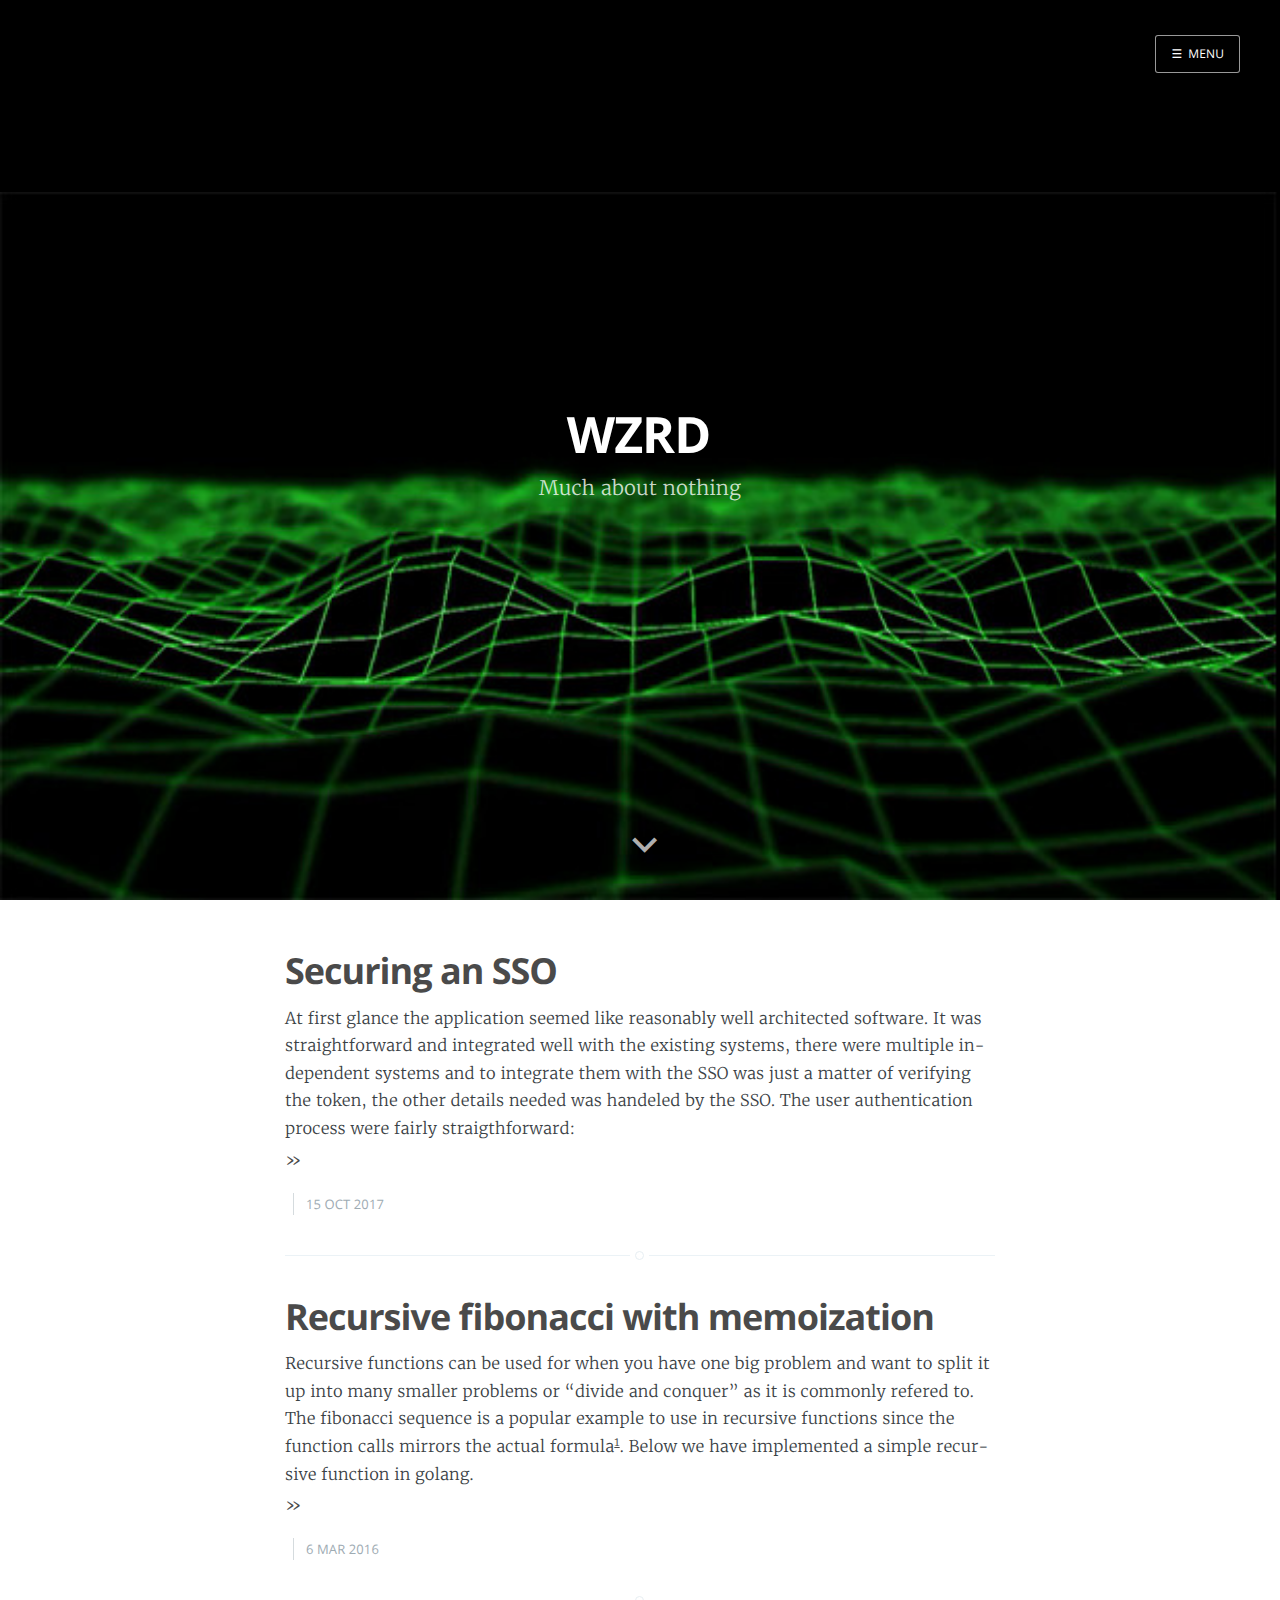
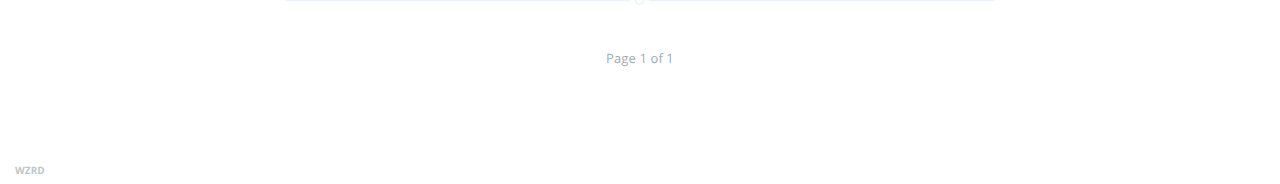
<file: index.html>
<!DOCTYPE html>
<html lang="en-us">
<head>
    <meta charset="utf-8" />
    <meta http-equiv="X-UA-Compatible" content="IE=edge" />

	
    <meta name="twitter:card" content="summary"/>
    <meta name="twitter:image" content="/vid/grid.jpg"/>



<meta name="twitter:title" content="WZRD"/>
<meta name="twitter:description" content="Much about nothing"/>
<meta name="twitter:site" content="@"/>



	<meta property="og:title" content="WZRD" />
  	<meta property="og:site_name" content="WZRD" />
  	<meta property="og:url" content="http://wzrd.se/" />

    
        
            <meta property="og:image" content="/vid/grid.jpg"/>
        
    

    
    <meta property="og:type" content="website" />
    <meta property="og:description" content="Much about nothing" />
    

    <title>WZRD</title>

    
    <meta name="description" content="Much about nothing" />
    

    <meta name="HandheldFriendly" content="True" />
    <meta name="viewport" content="width=device-width, initial-scale=1.0" />

    <link rel="shortcut icon" href="/favicon.ico">
	

    <link rel="stylesheet" type="text/css" href="/css/screen.css" />
    <link rel="stylesheet" type="text/css" href="/css/nav.css" />
    <link rel="stylesheet" type="text/css" href="/css/custom.css" />

    

    

    
      
      
        <link href="http://wzrd.se/index.xml" rel="alternate" type="application/rss+xml" title="WZRD" />
      
    

    <link rel="canonical" href="http://wzrd.se/" />

    
      
    
    <script type="application/ld+json">
    {
    "@context": "https://schema.org",
    "@type": "Website",
    "publisher": {
        "@type": "Person",
        "name": ,
        
        "url": ,
        "sameAs": [
            
            
             
             
             
             
             
            
        ]
    },
    "url": http://wzrd.se,
    "mainEntityOfPage": {
        "@type": "WebPage",
        "@id": http://wzrd.se
    },
    "description": Much about nothing
}
  </script>
    


    

    

    
</head>
<body class="nav-closed">

  <div class="nav">
    <h3 class="nav-title">Menu</h3>
    <a href="#" class="nav-close">
        <span class="hidden">Close</span>
    </a>
    <ul>
        
        
        
            
            <li class="nav-opened nav-current" role="presentation">
            	<a href="/">Home</a>
            </li>
        
            
            <li class="nav-opened" role="presentation">
            	<a href="/about/">About</a>
            </li>
        
            
            <li class="nav-opened" role="presentation">
            	<a href="/post/">Posts</a>
            </li>
        
        
    </ul>

    
    <a class="subscribe-button icon-feed" href="http://wzrd.se/index.xml">Subscribe</a>
    
</div>
<span class="nav-cover"></span>


 <div class="site-wrapper">



  <header class="main-header">
    <div class="main-video-wrapper">
		<video class="main-video" autoplay="" loop="" poster="/vid/grid.jpg">
			<source src="/vid/grid.webm" type="video/webm">
      </video>
    </div>


    <nav class="main-nav overlay clearfix">
        
        
            <a class="menu-button" href="#"><span class="burger">&#9776;</span><span class="word">Menu</span></a>
        
    </nav>
    <div class="vertical">
        <div class="main-header-content inner">
            

















            <h1 class="page-title">WZRD</h1>
            <h2 class="page-description">Much about nothing</h2>
        </div>
    </div>
    <a class="scroll-down icon-arrow-left" href="#content"><span class="hidden">Scroll Down</span></a>
</header>


<main id="content" class="content" role="main">

    
        
    
        
    
        
    

    
        
            
        
    

    
    
    

    <div class="extra-pagination inner">
        <nav class="pagination" role="navigation">
	
	<span class="page-number">Page 1 of 1</span>
	
</nav>

    </div>

    
        <article class="post post">
    <header class="post-header">
        <h2 class="post-title"><a href="/post/securing-an-sso/">Securing an SSO</a></h2>
    </header>
    <section class="post-excerpt">
        
            <p><p>At first glance the application seemed like reasonably well architected software. It was straightforward and integrated well with the existing systems, there were multiple independent systems and to integrate them with the SSO was just a matter of verifying the token, the other details needed was handeled by the SSO. The user authentication process were fairly straigthforward:</p>

<p></p> <a class="read-more" href="/post/securing-an-sso/">&raquo;</a></p>
        
    </section>
    <footer class="post-meta">
        

        

        
        <time class="post-date" datetime="2017-10-15T13:08:19&#43;01:00">
            15 Oct 2017
        </time>
    </footer>
</article>

    
        <article class="post post">
    <header class="post-header">
        <h2 class="post-title"><a href="/post/recursive-fibonacci/">Recursive fibonacci with memoization</a></h2>
    </header>
    <section class="post-excerpt">
        
            <p><p>Recursive functions can be used for when you have one big problem and want to split it up into many smaller problems or &ldquo;divide and conquer&rdquo; as it is commonly refered to.</p>

<p>The fibonacci sequence is a popular example to use in recursive functions since the function calls mirrors the actual formula<sup class="footnote-ref" id="fnref:1"><a rel="footnote" href="#fn:1">1</a></sup>. Below we have implemented a simple recursive function in golang.</p>

<p></p> <a class="read-more" href="/post/recursive-fibonacci/">&raquo;</a></p>
        
    </section>
    <footer class="post-meta">
        

        

        
        <time class="post-date" datetime="2016-03-06T00:00:00Z">
            6 Mar 2016
        </time>
    </footer>
</article>

    

    <nav class="pagination" role="navigation">
	
	<span class="page-number">Page 1 of 1</span>
	
</nav>



</main>

    <footer class="site-footer clearfix">
        <section class="copyright"><a href="">WZRD</a> </section>
        
    </footer>
    </div>
    <script type="text/javascript" src="/js/jquery.js"></script>
    <script type="text/javascript" src="/js/jquery.fitvids.js"></script>
    <script type="text/javascript" src="/js/index.js"></script>
    
</body>
</html>
</file>
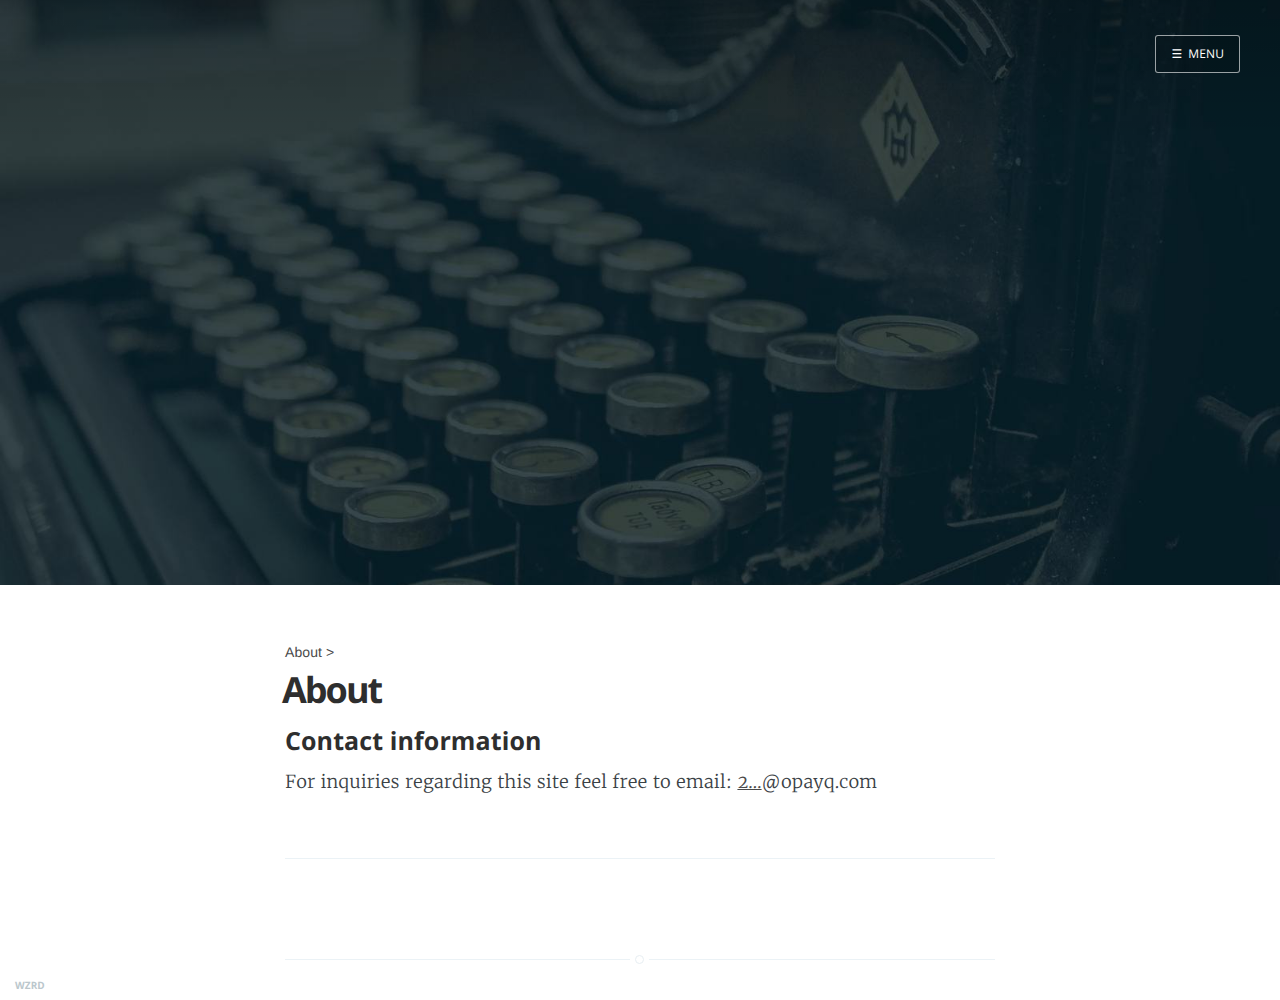
<file: about/index.html>
<!DOCTYPE html>
<html lang="en-us">
<head>
    <meta charset="utf-8" />
    <meta http-equiv="X-UA-Compatible" content="IE=edge" />

	
    
        
        <meta name="twitter:card" content="summary_large_image"/>
        <meta name="twitter:image" content="/img/cover.jpg"/>
    



<meta name="twitter:title" content="About"/>
<meta name="twitter:description" content=""/>
<meta name="twitter:site" content="@"/>



	<meta property="og:title" content="About &middot; WZRD" />
  	<meta property="og:site_name" content="WZRD" />
  	<meta property="og:url" content="http://wzrd.se/about/" />

    
       <meta property="og:image" content="/img/cover.jpg"/>
    

    
    <meta property="og:description" content="" />
  	<meta property="og:type" content="article" />
    <meta property="article:published_time" content="0001-01-01T00:00:00Z" />

    
    

    <title>About &middot; WZRD</title>

    
    <meta name="description" content="Contact information For inquiries regarding this site feel free to email: 2&amp;hellip;@opayq.com" />
    

    <meta name="HandheldFriendly" content="True" />
    <meta name="viewport" content="width=device-width, initial-scale=1.0" />

    <link rel="shortcut icon" href="/favicon.ico">
	

    <link rel="stylesheet" type="text/css" href="/css/screen.css" />
    <link rel="stylesheet" type="text/css" href="/css/nav.css" />
    <link rel="stylesheet" type="text/css" href="/css/custom.css" />

    

    

    
      
          <link href="/index.xml" rel="alternate" type="application/rss+xml" title="WZRD" />
      
      
    

    <link rel="canonical" href="http://wzrd.se/about/" />

    
      
    
    <script type="application/ld+json">
{
    "@context": "https://schema.org",
    "@type": "Article",
    "publisher": {
        "@type": "Organization",
        "name": 
    },
    "author": {
        "@type": "Person",
        "name": ,
        
        "url": ,
        "sameAs": [
            
            
             
             
             
             
             
            
        ]
    },
    "headline": About,
    "name": About,
    "wordCount": 12,
    "timeRequired": "PT1M",
    "inLanguage": {
      "@type": "Language",
      "alternateName": en
    },
    "url": http://wzrd.se/about/,
    "datePublished": 0001-01-01T00:00Z,
    "dateModified": 0001-01-01T00:00Z,
    
    "image": {
        "@type": "ImageObject",
        "url": http://wzrd.se/img/cover.jpg,
        "width": 3000,
        "height": 1445
    },
    
    
    "description": ,
    "mainEntityOfPage": {
        "@type": "WebPage",
        "@id": http://wzrd.se/about/
    }
}
    </script>
    


    

    

    
</head>
<body class="nav-closed">

  <div class="nav">
    <h3 class="nav-title">Menu</h3>
    <a href="#" class="nav-close">
        <span class="hidden">Close</span>
    </a>
    <ul>
        
        
        
            
            <li class="nav-opened" role="presentation">
            	<a href="/">Home</a>
            </li>
        
            
            <li class="nav-opened nav-current" role="presentation">
            	<a href="/about/">About</a>
            </li>
        
            
            <li class="nav-opened" role="presentation">
            	<a href="/post/">Posts</a>
            </li>
        
        
    </ul>

    
    <a class="subscribe-button icon-feed" href="/index.xml">Subscribe</a>
    
</div>
<span class="nav-cover"></span>


 <div class="site-wrapper">





  
  <header class="main-header post-head" style="background-image: url(/img/cover.jpg)">
  
  <nav class="main-nav overlay clearfix">


      
      
          <a class="menu-button" href="#"><span class="burger">&#9776;</span><span class="word">Menu</span></a>
      
    </nav>

    


</header>



<main class="content" role="main">




  <article class="post ">
    <header class="post-header">
      <nav class="breadcrumb">
        
        
        
        
        
        <li><a href="/about/">About</a></li>
              
        
        
        
        
        
      </nav>


        <h1 class="post-title">About</h1>
        <small></small>

        <section class="post-meta">
        
         
        </section>
    </header>

    <section class="post-content">




<h4 id="contact-information">Contact information</h4>

<p>For inquiries regarding this site feel free to email: <a href="http://www.google.com/recaptcha/mailhide/d?k=015jXoIzH3QTHSRF7A26H4og==&amp;c=pZoDll5vHA6Yr8Gpk8JFpTg-WsTGV-oJ2X-_nbWoZIs=" rel="nofollow" onclick="window.open('http://www.google.com/recaptcha/mailhide/d?k\075015jXoIzH3QTHSRF7A26H4og\75\75\46c\75pZoDll5vHA6Yr8Gpk8JFpTg-WsTGV-oJ2X-_nbWoZIs\075', '', 'toolbar=0,scrollbars=0,location=0,statusbar=0,menubar=0,resizable=0,width=500,height=300'); return false;" title="Reveal this e-mail address">2&hellip;</a>@opayq.com</p>









    </section>


  <footer class="post-footer">


    

    




    


    







  </footer>
</article>

</main>

<aside class="read-next">
  
  
</aside>


    <footer class="site-footer clearfix">
        <section class="copyright"><a href="">WZRD</a> </section>
        
    </footer>
    </div>
    <script type="text/javascript" src="/js/jquery.js"></script>
    <script type="text/javascript" src="/js/jquery.fitvids.js"></script>
    <script type="text/javascript" src="/js/index.js"></script>
    
</body>
</html>
</file>
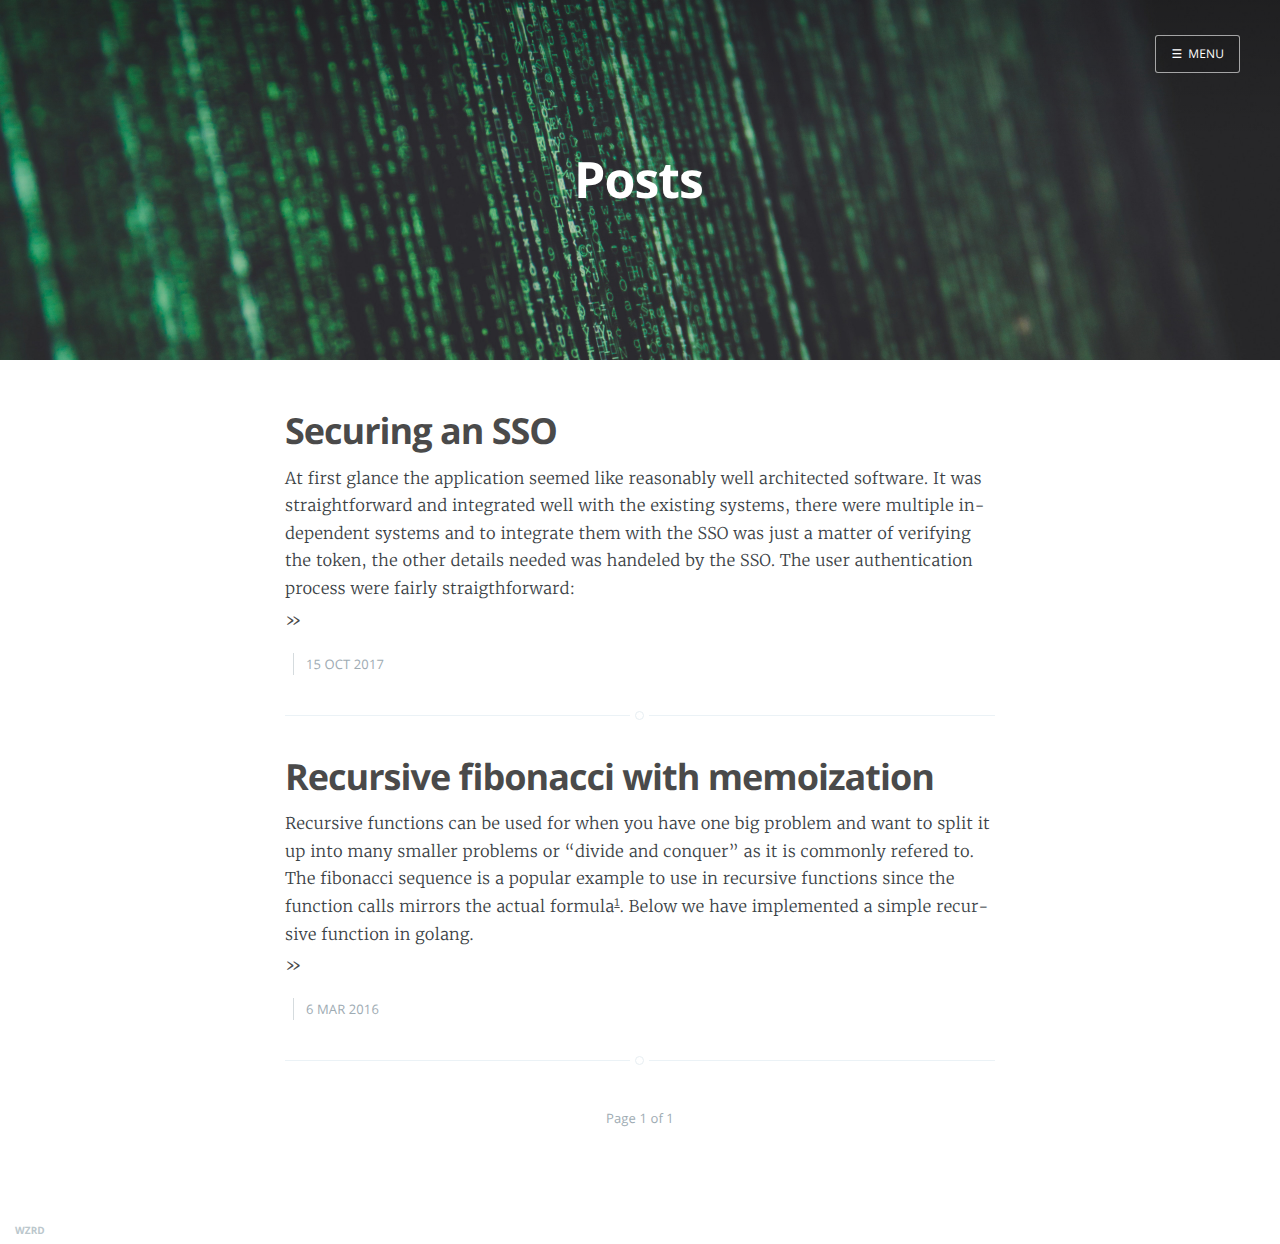
<file: post/index.html>
<!DOCTYPE html>
<html lang="en-us">
<head>
    <meta charset="utf-8" />
    <meta http-equiv="X-UA-Compatible" content="IE=edge" />

	
    <meta name="twitter:card" content="summary"/>
    <meta name="twitter:image" content="/vid/grid.jpg"/>



<meta name="twitter:title" content="Posts"/>
<meta name="twitter:description" content="Much about nothing"/>
<meta name="twitter:site" content="@"/>



	<meta property="og:title" content="Posts &middot; WZRD" />
  	<meta property="og:site_name" content="WZRD" />
  	<meta property="og:url" content="http://wzrd.se/post/" />

    
        
            <meta property="og:image" content="/vid/grid.jpg"/>
        
    

    
    <meta property="og:type" content="website" />
    <meta property="og:description" content="Much about nothing" />
    

    <title>Posts &middot; WZRD</title>

    
    <meta name="description" content="Much about nothing" />
    

    <meta name="HandheldFriendly" content="True" />
    <meta name="viewport" content="width=device-width, initial-scale=1.0" />

    <link rel="shortcut icon" href="/favicon.ico">
	

    <link rel="stylesheet" type="text/css" href="/css/screen.css" />
    <link rel="stylesheet" type="text/css" href="/css/nav.css" />
    <link rel="stylesheet" type="text/css" href="/css/custom.css" />

    

    

    
      
          <link href="/index.xml" rel="alternate" type="application/rss+xml" title="WZRD" />
      
      
        <link href="http://wzrd.se/post/index.xml" rel="alternate" type="application/rss+xml" title="Posts &middot; WZRD" />
      
    

    <link rel="canonical" href="http://wzrd.se/post/" />

    
      
    
    <script type="application/ld+json">
    {
    "@context": "https://schema.org",
    "@type": "Website",
    "publisher": {
        "@type": "Person",
        "name": ,
        
        "url": ,
        "sameAs": [
            
            
             
             
             
             
             
            
        ]
    },
    "url": http://wzrd.se,
    "mainEntityOfPage": {
        "@type": "WebPage",
        "@id": http://wzrd.se
    },
    "description": Much about nothing
}
  </script>
    


    

    

    
</head>
<body class="nav-closed">

  <div class="nav">
    <h3 class="nav-title">Menu</h3>
    <a href="#" class="nav-close">
        <span class="hidden">Close</span>
    </a>
    <ul>
        
        
        
            
            <li class="nav-opened" role="presentation">
            	<a href="/">Home</a>
            </li>
        
            
            <li class="nav-opened" role="presentation">
            	<a href="/about/">About</a>
            </li>
        
            
            <li class="nav-opened nav-current" role="presentation">
            	<a href="/post/">Posts</a>
            </li>
        
        
    </ul>

    
    <a class="subscribe-button icon-feed" href="http://wzrd.se/post/index.xml">Subscribe</a>
    
</div>
<span class="nav-cover"></span>


 <div class="site-wrapper">




	
  <header class="main-header tag-head" style="background-image: url(/categories/code/matrix.jpg)">
  

    <nav class="main-nav overlay clearfix">
      
      
          <a class="menu-button" href="#"><span class="burger">&#9776;</span><span class="word">Menu</span></a>
      
    </nav>
    <div class="vertical">
        <div class="main-header-content inner">
            <h1 class="page-title">Posts</h1>
            <h2 class="page-description">
                
            </h2>
        </div>
    </div>
</header>

<main class="content" role="main">
    

	<div class="extra-pagination inner">
    <nav class="pagination" role="navigation">
	
	<span class="page-number">Page 1 of 1</span>
	
</nav>

	</div>

	
	   <article class="post post">
    <header class="post-header">
        <h2 class="post-title"><a href="/post/securing-an-sso/">Securing an SSO</a></h2>
    </header>
    <section class="post-excerpt">
        
            <p><p>At first glance the application seemed like reasonably well architected software. It was straightforward and integrated well with the existing systems, there were multiple independent systems and to integrate them with the SSO was just a matter of verifying the token, the other details needed was handeled by the SSO. The user authentication process were fairly straigthforward:</p>

<p></p> <a class="read-more" href="/post/securing-an-sso/">&raquo;</a></p>
        
    </section>
    <footer class="post-meta">
        

        

        
        <time class="post-date" datetime="2017-10-15T13:08:19&#43;01:00">
            15 Oct 2017
        </time>
    </footer>
</article>

	
	   <article class="post post">
    <header class="post-header">
        <h2 class="post-title"><a href="/post/recursive-fibonacci/">Recursive fibonacci with memoization</a></h2>
    </header>
    <section class="post-excerpt">
        
            <p><p>Recursive functions can be used for when you have one big problem and want to split it up into many smaller problems or &ldquo;divide and conquer&rdquo; as it is commonly refered to.</p>

<p>The fibonacci sequence is a popular example to use in recursive functions since the function calls mirrors the actual formula<sup class="footnote-ref" id="fnref:1"><a rel="footnote" href="#fn:1">1</a></sup>. Below we have implemented a simple recursive function in golang.</p>

<p></p> <a class="read-more" href="/post/recursive-fibonacci/">&raquo;</a></p>
        
    </section>
    <footer class="post-meta">
        

        

        
        <time class="post-date" datetime="2016-03-06T00:00:00Z">
            6 Mar 2016
        </time>
    </footer>
</article>

	

	<nav class="pagination" role="navigation">
	
	<span class="page-number">Page 1 of 1</span>
	
</nav>

</main>



    <footer class="site-footer clearfix">
        <section class="copyright"><a href="">WZRD</a> </section>
        
    </footer>
    </div>
    <script type="text/javascript" src="/js/jquery.js"></script>
    <script type="text/javascript" src="/js/jquery.fitvids.js"></script>
    <script type="text/javascript" src="/js/index.js"></script>
    
</body>
</html>
</file>
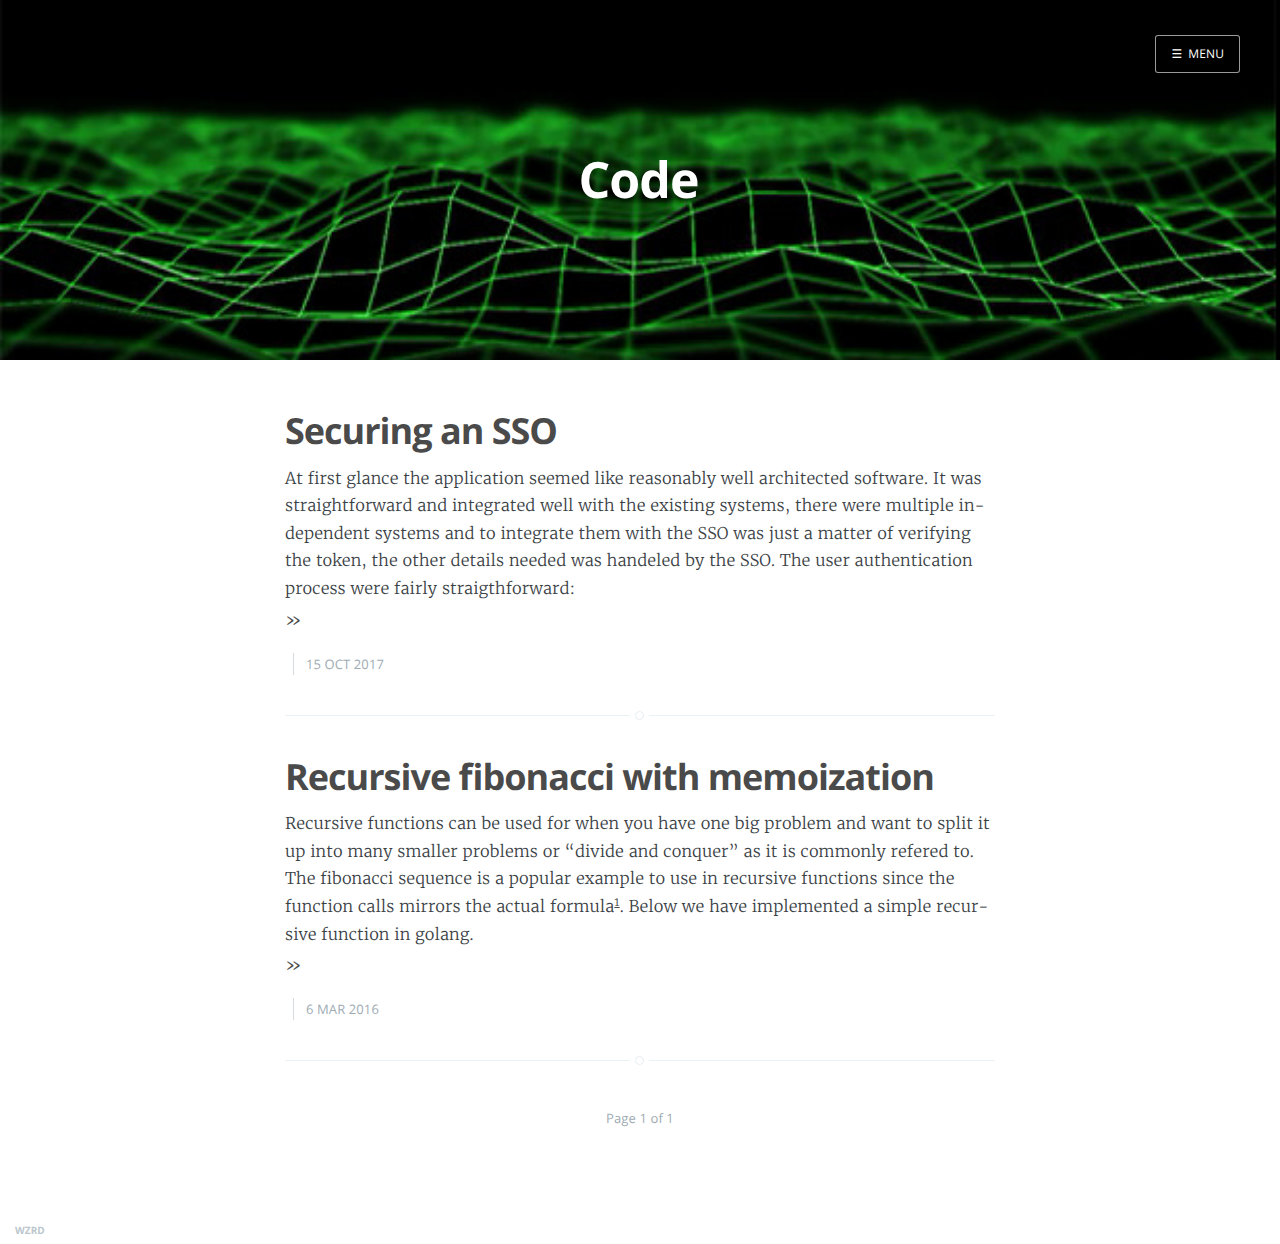
<file: categories/code/index.html>
<!DOCTYPE html>
<html lang="en-us">
<head>
    <meta charset="utf-8" />
    <meta http-equiv="X-UA-Compatible" content="IE=edge" />

	
    <meta name="twitter:card" content="summary"/>
    <meta name="twitter:image" content="/vid/grid.jpg"/>



<meta name="twitter:title" content="Code"/>
<meta name="twitter:description" content="Much about nothing"/>
<meta name="twitter:site" content="@"/>



	<meta property="og:title" content="Code &middot; WZRD" />
  	<meta property="og:site_name" content="WZRD" />
  	<meta property="og:url" content="http://wzrd.se/categories/code/" />

    
        
            <meta property="og:image" content="/vid/grid.jpg"/>
        
    

    
    <meta property="og:type" content="website" />
    <meta property="og:description" content="Much about nothing" />
    

    <title>Code &middot; WZRD</title>

    
    <meta name="description" content="Much about nothing" />
    

    <meta name="HandheldFriendly" content="True" />
    <meta name="viewport" content="width=device-width, initial-scale=1.0" />

    <link rel="shortcut icon" href="/favicon.ico">
	

    <link rel="stylesheet" type="text/css" href="/css/screen.css" />
    <link rel="stylesheet" type="text/css" href="/css/nav.css" />
    <link rel="stylesheet" type="text/css" href="/css/custom.css" />

    

    

    
      
          <link href="/index.xml" rel="alternate" type="application/rss+xml" title="WZRD" />
      
      
        <link href="http://wzrd.se/categories/code/index.xml" rel="alternate" type="application/rss+xml" title="Code &middot; WZRD" />
      
    

    <link rel="canonical" href="http://wzrd.se/categories/code/" />

    
      
    
    <script type="application/ld+json">
    {
    "@context": "https://schema.org",
    "@type": "Website",
    "publisher": {
        "@type": "Person",
        "name": ,
        
        "url": ,
        "sameAs": [
            
            
             
             
             
             
             
            
        ]
    },
    "url": http://wzrd.se,
    "mainEntityOfPage": {
        "@type": "WebPage",
        "@id": http://wzrd.se
    },
    "description": Much about nothing
}
  </script>
    


    

    

    
</head>
<body class="nav-closed">

  <div class="nav">
    <h3 class="nav-title">Menu</h3>
    <a href="#" class="nav-close">
        <span class="hidden">Close</span>
    </a>
    <ul>
        
        
        
            
            <li class="nav-opened" role="presentation">
            	<a href="/">Home</a>
            </li>
        
            
            <li class="nav-opened" role="presentation">
            	<a href="/about/">About</a>
            </li>
        
            
            <li class="nav-opened" role="presentation">
            	<a href="/post/">Posts</a>
            </li>
        
        
    </ul>

    
    <a class="subscribe-button icon-feed" href="http://wzrd.se/categories/code/index.xml">Subscribe</a>
    
</div>
<span class="nav-cover"></span>


 <div class="site-wrapper">




	 
  <header class="main-header tag-head" style="background-image: url(/vid/grid.jpg)">
  

    <nav class="main-nav overlay clearfix">
      
      
          <a class="menu-button" href="#"><span class="burger">&#9776;</span><span class="word">Menu</span></a>
      
    </nav>
    <div class="vertical">
        <div class="main-header-content inner">
            <h1 class="page-title">Code</h1>
            <h2 class="page-description">
                
            </h2>
        </div>
    </div>
</header>

<main class="content" role="main">
    

	<div class="extra-pagination inner">
    <nav class="pagination" role="navigation">
	
	<span class="page-number">Page 1 of 1</span>
	
</nav>

	</div>

	
	   <article class="post post">
    <header class="post-header">
        <h2 class="post-title"><a href="/post/securing-an-sso/">Securing an SSO</a></h2>
    </header>
    <section class="post-excerpt">
        
            <p><p>At first glance the application seemed like reasonably well architected software. It was straightforward and integrated well with the existing systems, there were multiple independent systems and to integrate them with the SSO was just a matter of verifying the token, the other details needed was handeled by the SSO. The user authentication process were fairly straigthforward:</p>

<p></p> <a class="read-more" href="/post/securing-an-sso/">&raquo;</a></p>
        
    </section>
    <footer class="post-meta">
        

        

        
        <time class="post-date" datetime="2017-10-15T13:08:19&#43;01:00">
            15 Oct 2017
        </time>
    </footer>
</article>

	
	   <article class="post post">
    <header class="post-header">
        <h2 class="post-title"><a href="/post/recursive-fibonacci/">Recursive fibonacci with memoization</a></h2>
    </header>
    <section class="post-excerpt">
        
            <p><p>Recursive functions can be used for when you have one big problem and want to split it up into many smaller problems or &ldquo;divide and conquer&rdquo; as it is commonly refered to.</p>

<p>The fibonacci sequence is a popular example to use in recursive functions since the function calls mirrors the actual formula<sup class="footnote-ref" id="fnref:1"><a rel="footnote" href="#fn:1">1</a></sup>. Below we have implemented a simple recursive function in golang.</p>

<p></p> <a class="read-more" href="/post/recursive-fibonacci/">&raquo;</a></p>
        
    </section>
    <footer class="post-meta">
        

        

        
        <time class="post-date" datetime="2016-03-06T00:00:00Z">
            6 Mar 2016
        </time>
    </footer>
</article>

	

	<nav class="pagination" role="navigation">
	
	<span class="page-number">Page 1 of 1</span>
	
</nav>

</main>



    <footer class="site-footer clearfix">
        <section class="copyright"><a href="">WZRD</a> </section>
        
    </footer>
    </div>
    <script type="text/javascript" src="/js/jquery.js"></script>
    <script type="text/javascript" src="/js/jquery.fitvids.js"></script>
    <script type="text/javascript" src="/js/index.js"></script>
    
</body>
</html>
</file>
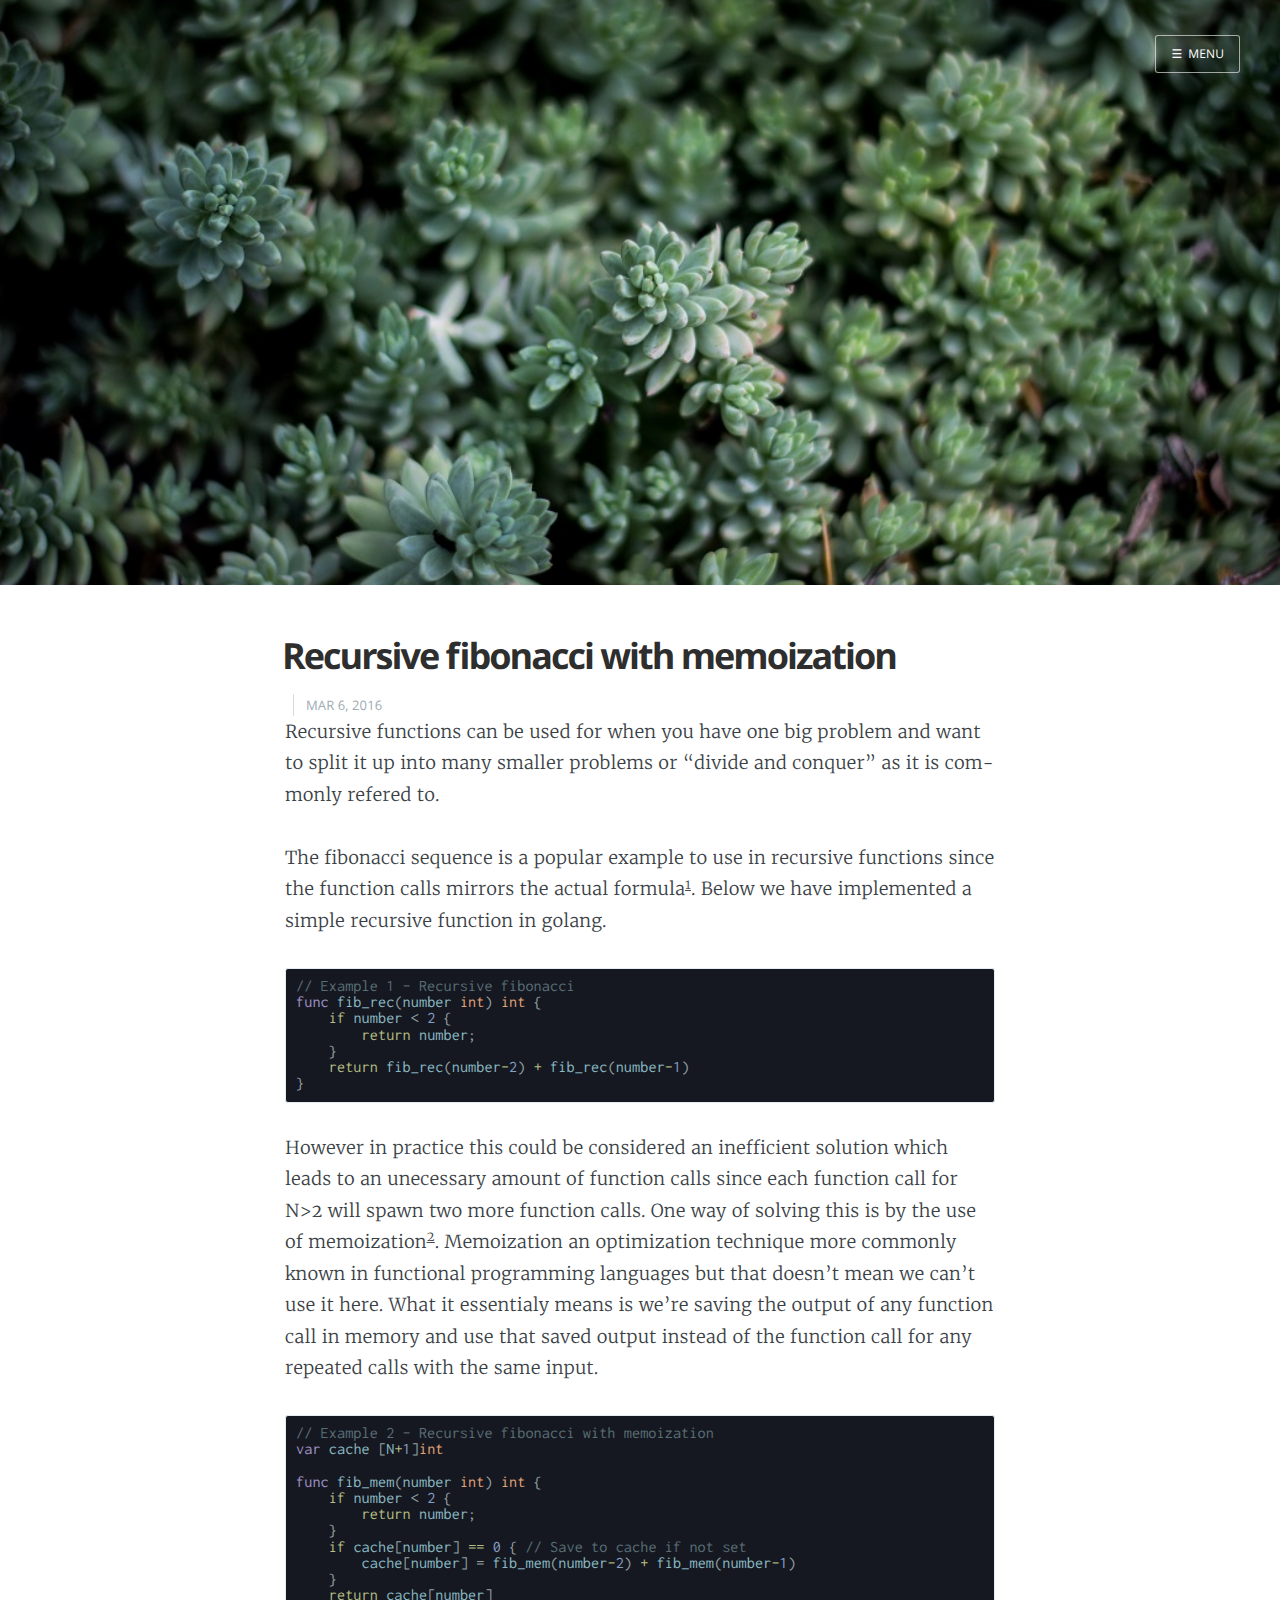
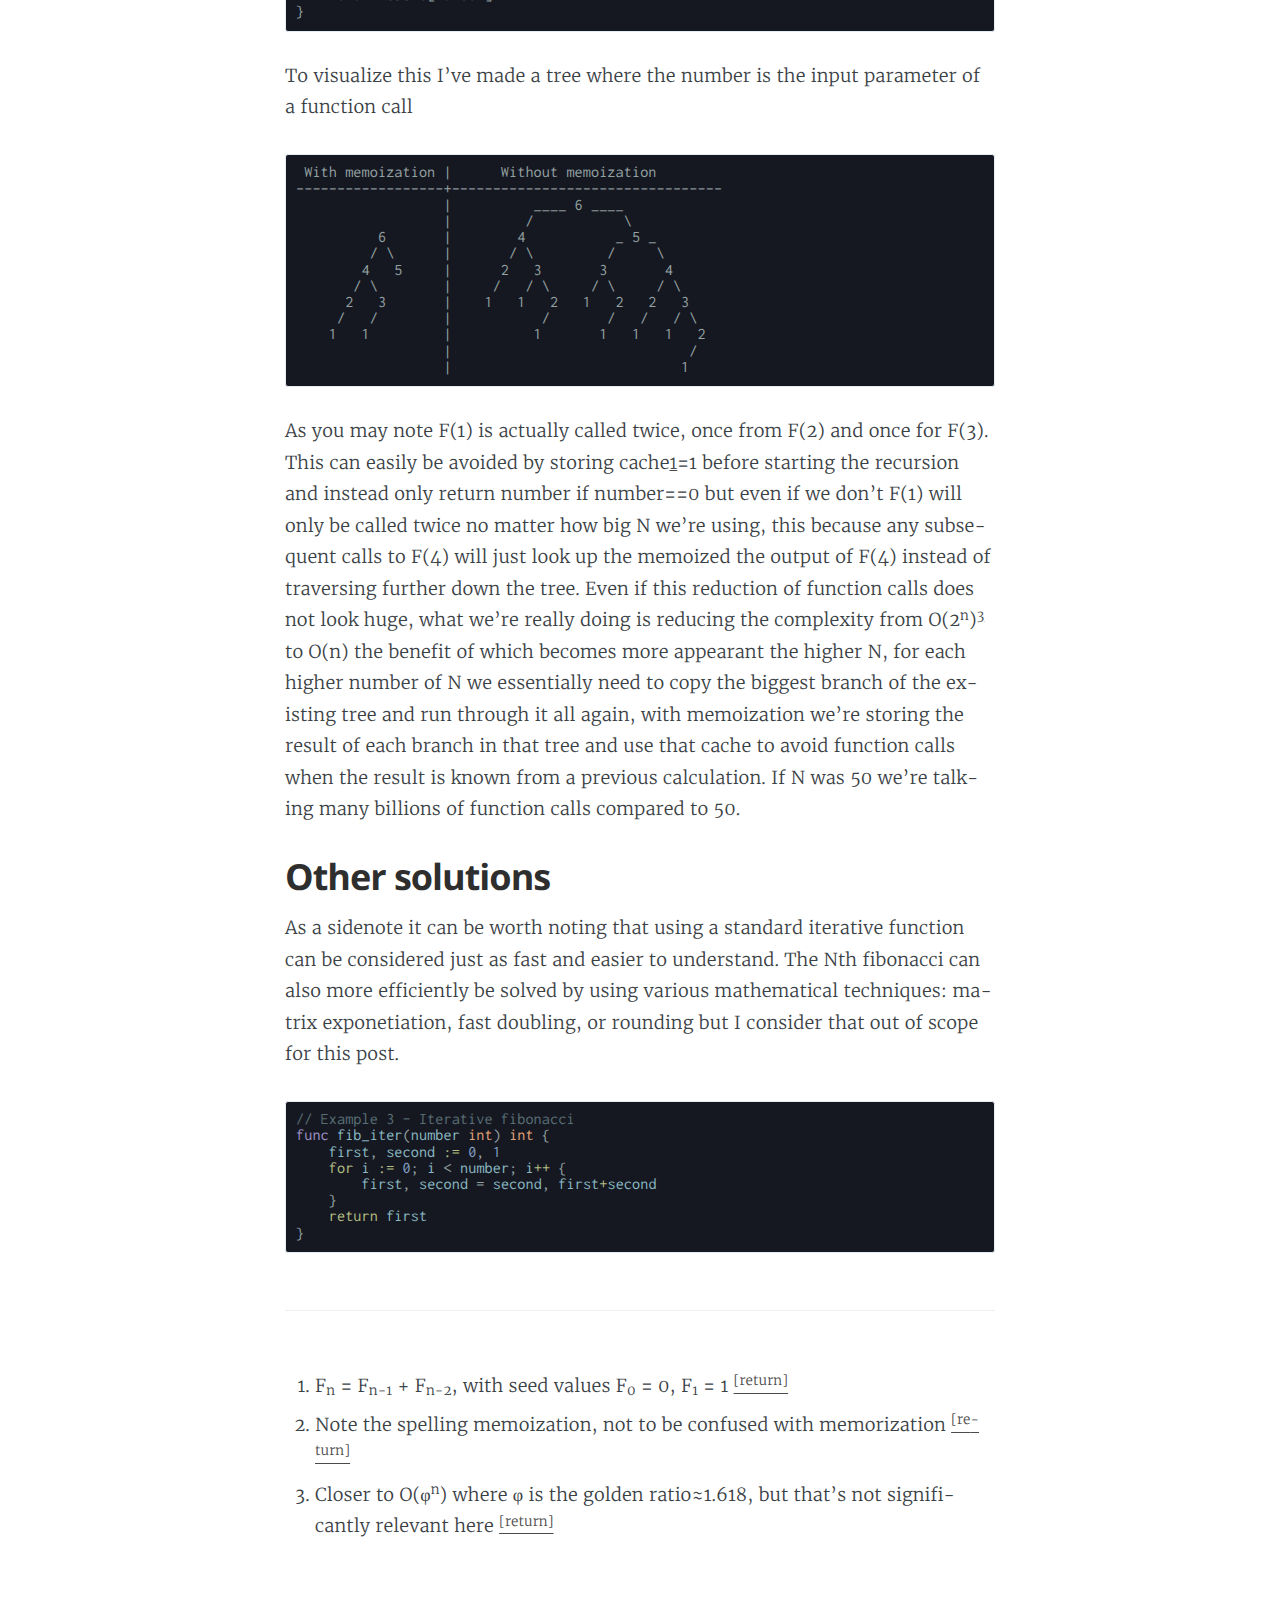
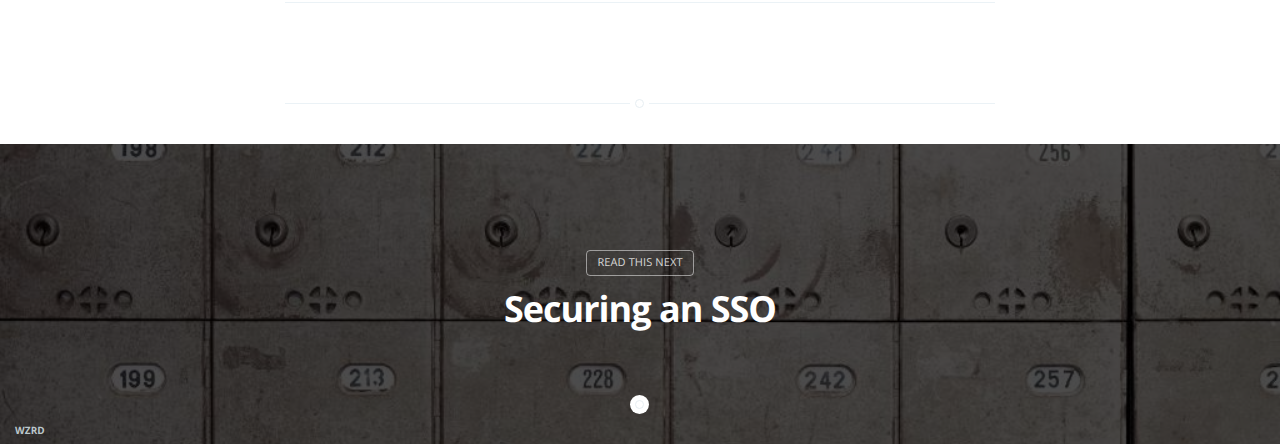
<file: post/recursive-fibonacci/index.html>
<!DOCTYPE html>
<html lang="en-us">
<head>
    <meta charset="utf-8" />
    <meta http-equiv="X-UA-Compatible" content="IE=edge" />

	
    
        
        <meta name="twitter:card" content="summary_large_image"/>
        <meta name="twitter:image" content="/post/recursive-fibonacci/Entrepierres_Sisteron_France-Noah_Basle.jpg"/>
    



<meta name="twitter:title" content="Recursive fibonacci with memoization"/>
<meta name="twitter:description" content=""/>
<meta name="twitter:site" content="@"/>



	<meta property="og:title" content="Recursive fibonacci with memoization &middot; WZRD" />
  	<meta property="og:site_name" content="WZRD" />
  	<meta property="og:url" content="http://wzrd.se/post/recursive-fibonacci/" />

    
       <meta property="og:image" content="/post/recursive-fibonacci/Entrepierres_Sisteron_France-Noah_Basle.jpg"/>
    

    
    <meta property="og:description" content="" />
  	<meta property="og:type" content="article" />
    <meta property="article:published_time" content="2016-03-06T00:00:00Z" />

    
    

    <title>Recursive fibonacci with memoization &middot; WZRD</title>

    
    <meta name="description" content="&lt;p&gt;Recursive functions can be used for when you have one big problem and want to split it up into many smaller problems or &amp;ldquo;divide and conquer&amp;rdquo; as i" />
    

    <meta name="HandheldFriendly" content="True" />
    <meta name="viewport" content="width=device-width, initial-scale=1.0" />

    <link rel="shortcut icon" href="/favicon.ico">
	

    <link rel="stylesheet" type="text/css" href="/css/screen.css" />
    <link rel="stylesheet" type="text/css" href="/css/nav.css" />
    <link rel="stylesheet" type="text/css" href="/css/custom.css" />

    

    

    
      
          <link href="/index.xml" rel="alternate" type="application/rss+xml" title="WZRD" />
      
      
    

    <link rel="canonical" href="http://wzrd.se/post/recursive-fibonacci/" />

    
      
    
    <script type="application/ld+json">
{
    "@context": "https://schema.org",
    "@type": "Article",
    "publisher": {
        "@type": "Organization",
        "name": 
    },
    "author": {
        "@type": "Person",
        "name": ,
        
        "url": ,
        "sameAs": [
            
            
             
             
             
             
             
            
        ]
    },
    "headline": Recursive fibonacci with memoization,
    "name": Recursive fibonacci with memoization,
    "wordCount": 626,
    "timeRequired": "PT3M",
    "inLanguage": {
      "@type": "Language",
      "alternateName": en
    },
    "url": http://wzrd.se/post/recursive-fibonacci/,
    "datePublished": 2016-03-06T00:00Z,
    "dateModified": 2016-03-06T00:00Z,
    
    "image": {
        "@type": "ImageObject",
        "url": http://wzrd.se/post/recursive-fibonacci/Entrepierres_Sisteron_France-Noah_Basle.jpg,
        "width": 3000,
        "height": 1445
    },
    
    
    "description": ,
    "mainEntityOfPage": {
        "@type": "WebPage",
        "@id": http://wzrd.se/post/recursive-fibonacci/
    }
}
    </script>
    


    

    

    
</head>
<body class="nav-closed">

  <div class="nav">
    <h3 class="nav-title">Menu</h3>
    <a href="#" class="nav-close">
        <span class="hidden">Close</span>
    </a>
    <ul>
        
        
        
            
            <li class="nav-opened" role="presentation">
            	<a href="/">Home</a>
            </li>
        
            
            <li class="nav-opened" role="presentation">
            	<a href="/about/">About</a>
            </li>
        
            
            <li class="nav-opened" role="presentation">
            	<a href="/post/">Posts</a>
            </li>
        
        
    </ul>

    
    <a class="subscribe-button icon-feed" href="/index.xml">Subscribe</a>
    
</div>
<span class="nav-cover"></span>


 <div class="site-wrapper">



  
  <header class="main-header post-head" style="background-image: url(/post/recursive-fibonacci/Entrepierres_Sisteron_France-Noah_Basle.jpg)">
  
  <nav class="main-nav overlay clearfix">


  
  
      <a class="menu-button" href="#"><span class="burger">&#9776;</span><span class="word">Menu</span></a>
  
  </nav>
</header>



<main class="content" role="main">




  <article class="post post">

    <header class="post-header">
        <h1 class="post-title">Recursive fibonacci with memoization</h1>
        <small></small>

        <section class="post-meta">
        
          <time class="post-date" datetime="2016-03-06T00:00:00Z">
            Mar 6, 2016
          </time>
        
         
        </section>
    </header>

    <section class="post-content">
      <p>Recursive functions can be used for when you have one big problem and want to split it up into many smaller problems or &ldquo;divide and conquer&rdquo; as it is commonly refered to.</p>

<p>The fibonacci sequence is a popular example to use in recursive functions since the function calls mirrors the actual formula<sup class="footnote-ref" id="fnref:1"><a rel="footnote" href="#fn:1">1</a></sup>. Below we have implemented a simple recursive function in golang.</p>

<p></p>
<div class="highlight"><pre class="chroma"><code class="language-go" data-lang="go"><span class="c1">// Example 1 - Recursive fibonacci
</span><span class="c1"></span><span class="kd">func</span> <span class="nx">fib_rec</span><span class="p">(</span><span class="nx">number</span> <span class="kt">int</span><span class="p">)</span> <span class="kt">int</span> <span class="p">{</span>
    <span class="k">if</span> <span class="nx">number</span> <span class="p">&lt;</span> <span class="mi">2</span> <span class="p">{</span>
        <span class="k">return</span> <span class="nx">number</span><span class="p">;</span>
    <span class="p">}</span>
    <span class="k">return</span> <span class="nx">fib_rec</span><span class="p">(</span><span class="nx">number</span><span class="o">-</span><span class="mi">2</span><span class="p">)</span> <span class="o">+</span> <span class="nx">fib_rec</span><span class="p">(</span><span class="nx">number</span><span class="o">-</span><span class="mi">1</span><span class="p">)</span>
<span class="p">}</span></code></pre></div>
<p>However in practice this could be considered an inefficient solution which leads to an unecessary amount of function calls since each function call for N&gt;2 will spawn two more function calls. One way of solving this is by the use of memoization<sup class="footnote-ref" id="fnref:2"><a rel="footnote" href="#fn:2">2</a></sup>. Memoization an optimization technique more commonly known in functional programming languages but that doesn&rsquo;t mean we can&rsquo;t use it here. What it essentialy means is we&rsquo;re saving the output of any function call in memory and use that saved output instead of the function call for any repeated calls with the same input.</p>
<div class="highlight"><pre class="chroma"><code class="language-go" data-lang="go"><span class="c1">// Example 2 - Recursive fibonacci with memoization
</span><span class="c1"></span><span class="kd">var</span> <span class="nx">cache</span> <span class="p">[</span><span class="nx">N</span><span class="o">+</span><span class="mi">1</span><span class="p">]</span><span class="kt">int</span>

<span class="kd">func</span> <span class="nx">fib_mem</span><span class="p">(</span><span class="nx">number</span> <span class="kt">int</span><span class="p">)</span> <span class="kt">int</span> <span class="p">{</span>
    <span class="k">if</span> <span class="nx">number</span> <span class="p">&lt;</span> <span class="mi">2</span> <span class="p">{</span>
        <span class="k">return</span> <span class="nx">number</span><span class="p">;</span>
    <span class="p">}</span>
    <span class="k">if</span> <span class="nx">cache</span><span class="p">[</span><span class="nx">number</span><span class="p">]</span> <span class="o">==</span> <span class="mi">0</span> <span class="p">{</span> <span class="c1">// Save to cache if not set
</span><span class="c1"></span>        <span class="nx">cache</span><span class="p">[</span><span class="nx">number</span><span class="p">]</span> <span class="p">=</span> <span class="nx">fib_mem</span><span class="p">(</span><span class="nx">number</span><span class="o">-</span><span class="mi">2</span><span class="p">)</span> <span class="o">+</span> <span class="nx">fib_mem</span><span class="p">(</span><span class="nx">number</span><span class="o">-</span><span class="mi">1</span><span class="p">)</span>
    <span class="p">}</span>
    <span class="k">return</span> <span class="nx">cache</span><span class="p">[</span><span class="nx">number</span><span class="p">]</span>
<span class="p">}</span></code></pre></div>
<p>To visualize this I&rsquo;ve made a tree where the number is the input parameter of a function call</p>
<div class="highlight"><pre class="chroma"><code class="language-text" data-lang="text"> With memoization |      Without memoization
------------------+---------------------------------
                  |          ____ 6 ____
                  |         /           \
          6       |        4           _ 5 _
         / \      |       / \         /     \
        4   5     |      2   3       3       4
       / \        |     /   / \     / \     / \
      2   3       |    1   1   2   1   2   2   3
     /   /        |           /       /   /   / \
    1   1         |          1       1   1   1   2
                  |                             /
                  |                            1</code></pre></div>
<p>As you may note F(1) is actually called twice, once from F(2) and once for F(3). This can easily be avoided by storing cache<a href="1" title="F&lt;sub&gt;n&lt;/sub&gt; = F&lt;sub&gt;n-1&lt;/sub&gt; + F&lt;sub&gt;n-2&lt;/sub&gt;, with seed values F&lt;sub&gt;0&lt;/sub&gt; = 0, F&lt;sub&gt;1&lt;/sub&gt; = 1
">1</a>=1 before starting the recursion and instead only return number if number==0 but even if we don&rsquo;t F(1) will only be called twice no matter how big N we&rsquo;re using, this because any subsequent calls to F(4) will just look up the memoized the output of F(4) instead of traversing further down the tree.
Even if this reduction of function calls does not look huge, what we&rsquo;re really doing is reducing the complexity from O(2<sup>n</sup>)<sup class="footnote-ref" id="fnref:3"><a rel="footnote" href="#fn:3">3</a></sup> to O(n) the benefit of which becomes more appearant the higher N, for each higher number of N we essentially need to copy the biggest branch of the existing tree and run through it all again, with memoization we&rsquo;re storing the result of each branch in that tree and use that cache to avoid function calls when the result is known from a previous calculation. If N was 50 we&rsquo;re talking many billions of function calls compared to 50.</p>

<h2 id="other-solutions">Other solutions</h2>

<p>As a sidenote it can be worth noting that using a standard iterative function can be considered just as fast and easier to understand. The Nth fibonacci can also more efficiently be solved by using various mathematical techniques: matrix exponetiation, fast doubling, or rounding but I consider that out of scope for this post.</p>
<div class="highlight"><pre class="chroma"><code class="language-go" data-lang="go"><span class="c1">// Example 3 - Iterative fibonacci
</span><span class="c1"></span><span class="kd">func</span> <span class="nx">fib_iter</span><span class="p">(</span><span class="nx">number</span> <span class="kt">int</span><span class="p">)</span> <span class="kt">int</span> <span class="p">{</span>
    <span class="nx">first</span><span class="p">,</span> <span class="nx">second</span> <span class="o">:=</span> <span class="mi">0</span><span class="p">,</span> <span class="mi">1</span>
    <span class="k">for</span> <span class="nx">i</span> <span class="o">:=</span> <span class="mi">0</span><span class="p">;</span> <span class="nx">i</span> <span class="p">&lt;</span> <span class="nx">number</span><span class="p">;</span> <span class="nx">i</span><span class="o">++</span> <span class="p">{</span>
        <span class="nx">first</span><span class="p">,</span> <span class="nx">second</span> <span class="p">=</span> <span class="nx">second</span><span class="p">,</span> <span class="nx">first</span><span class="o">+</span><span class="nx">second</span>
    <span class="p">}</span>
    <span class="k">return</span> <span class="nx">first</span>
<span class="p">}</span></code></pre></div><div class="footnotes">

<hr />

<ol>
<li id="fn:1">F<sub>n</sub> = F<sub>n-1</sub> + F<sub>n-2</sub>, with seed values F<sub>0</sub> = 0, F<sub>1</sub> = 1
 <a class="footnote-return" href="#fnref:1"><sup>[return]</sup></a></li>
<li id="fn:2">Note the spelling memoization, not to be confused with memorization
 <a class="footnote-return" href="#fnref:2"><sup>[return]</sup></a></li>
<li id="fn:3">Closer to O(φ<sup>n</sup>) where φ is the golden ratio≈1.618, but that&rsquo;s not significantly relevant here
 <a class="footnote-return" href="#fnref:3"><sup>[return]</sup></a></li>
</ol>
</div>
    </section>


  <footer class="post-footer">


    




    


    







  </footer>
</article>

</main>


  <aside class="read-next">
  
      <a class="read-next-story" style="background-image: url(/post/securing-an-sso/lock-boxes-by-samuel-zeller.jpg)" href="/post/securing-an-sso/">
          <section class="post">
              <h2>Securing an SSO</h2>
              
          </section>
      </a>
  
  
</aside>



    <footer class="site-footer clearfix">
        <section class="copyright"><a href="">WZRD</a> </section>
        
    </footer>
    </div>
    <script type="text/javascript" src="/js/jquery.js"></script>
    <script type="text/javascript" src="/js/jquery.fitvids.js"></script>
    <script type="text/javascript" src="/js/index.js"></script>
    
</body>
</html>
</file>
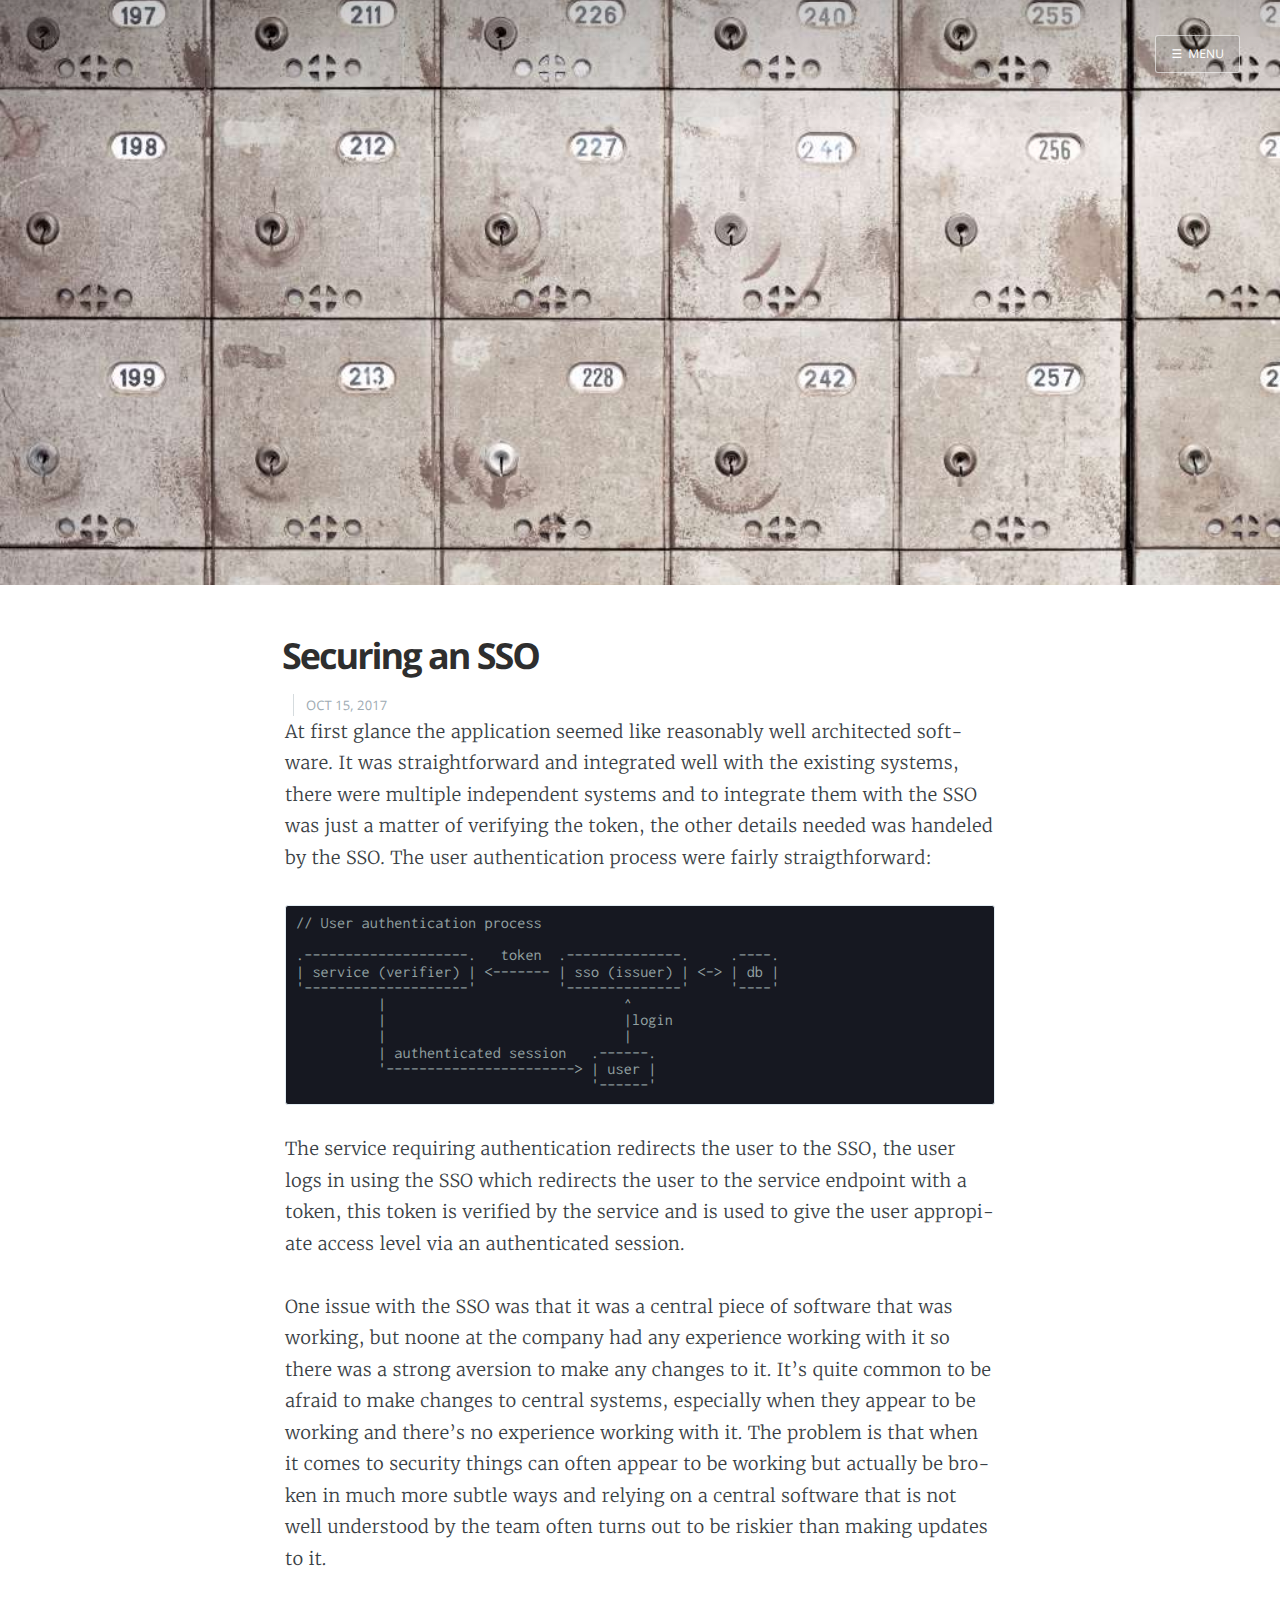
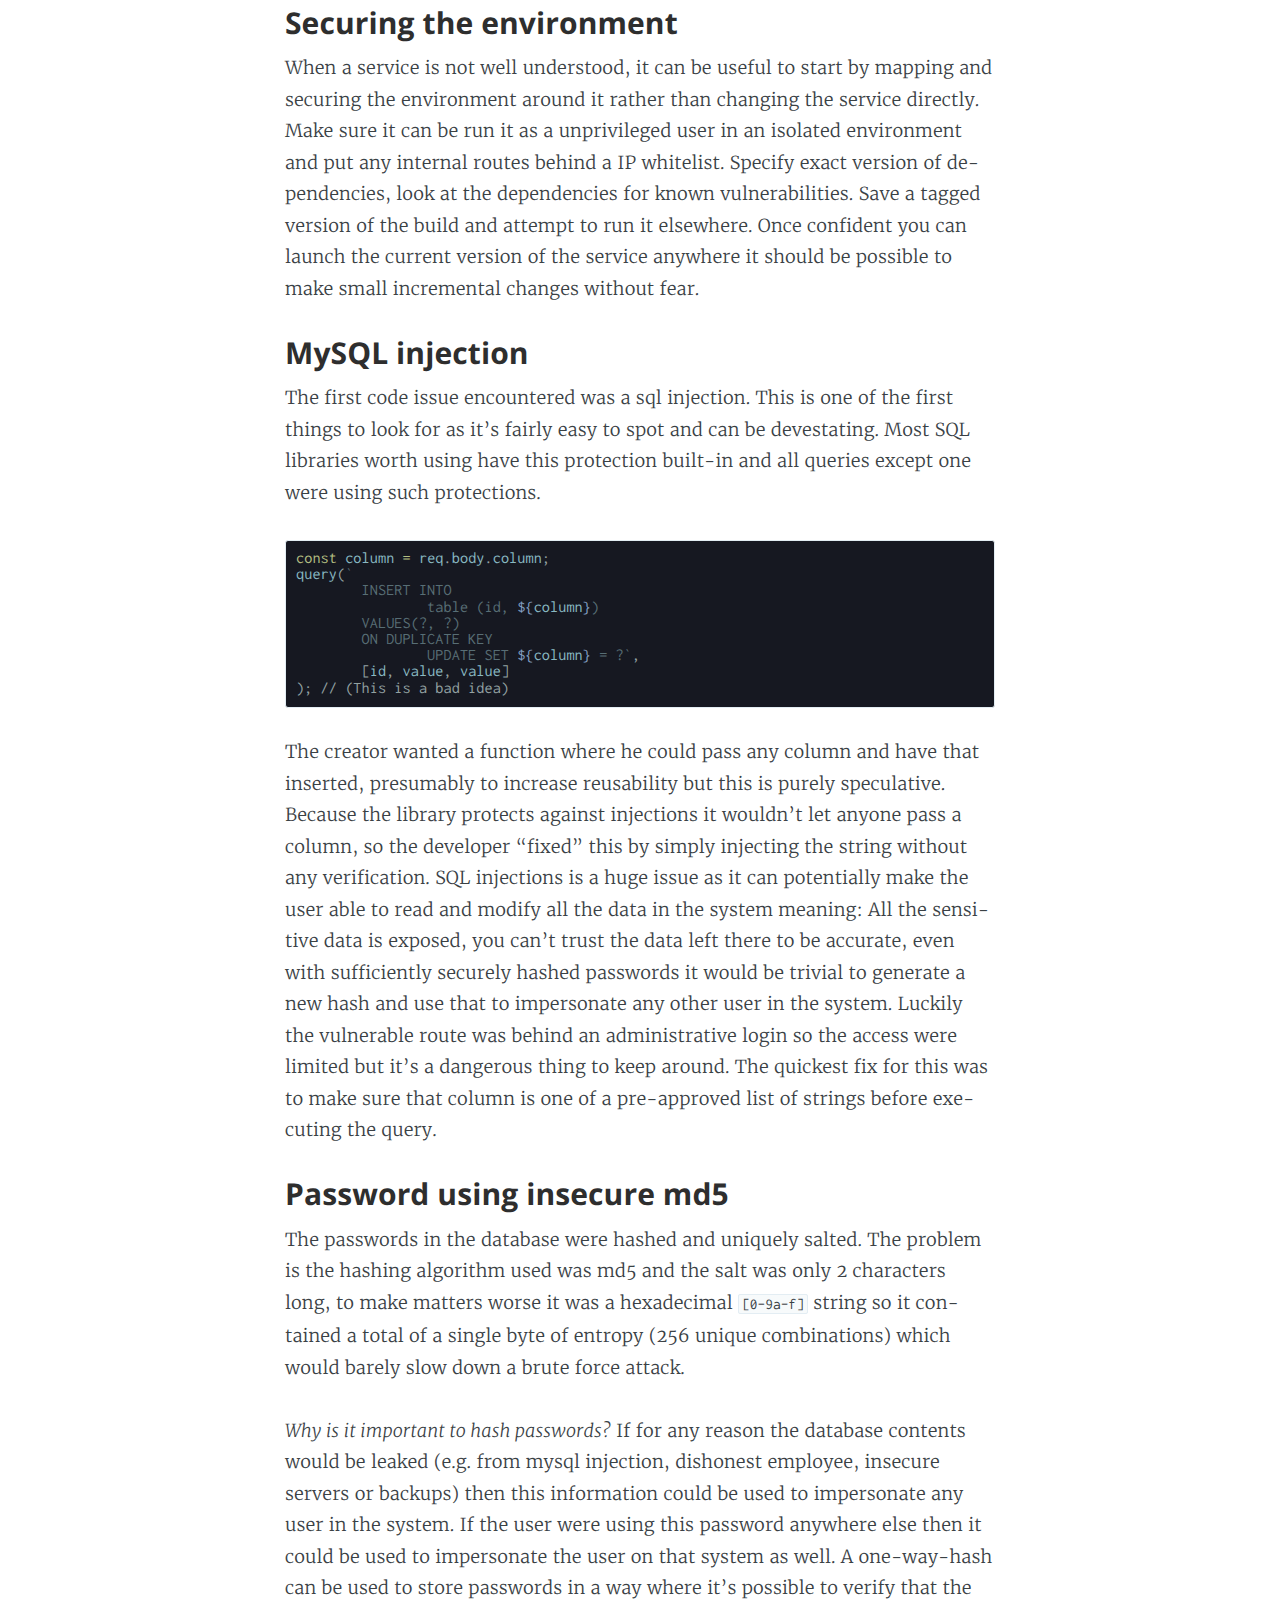
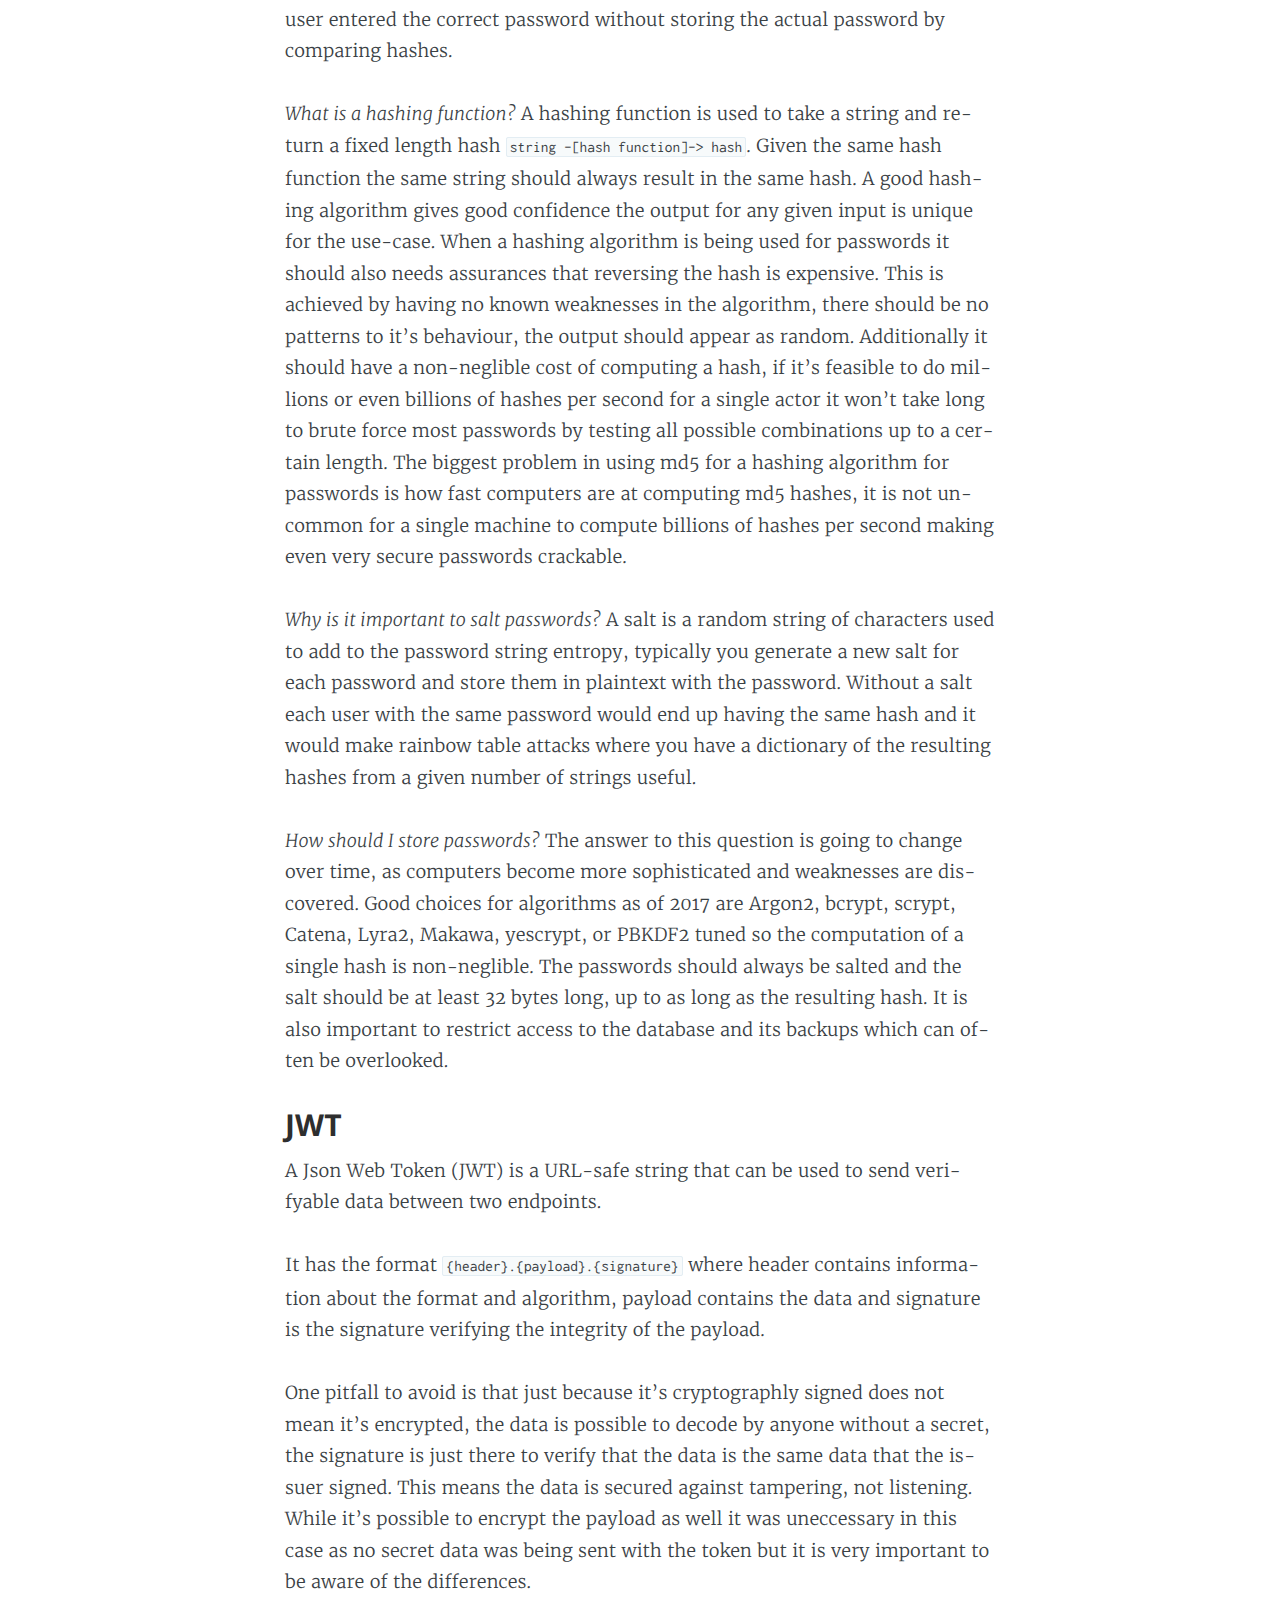
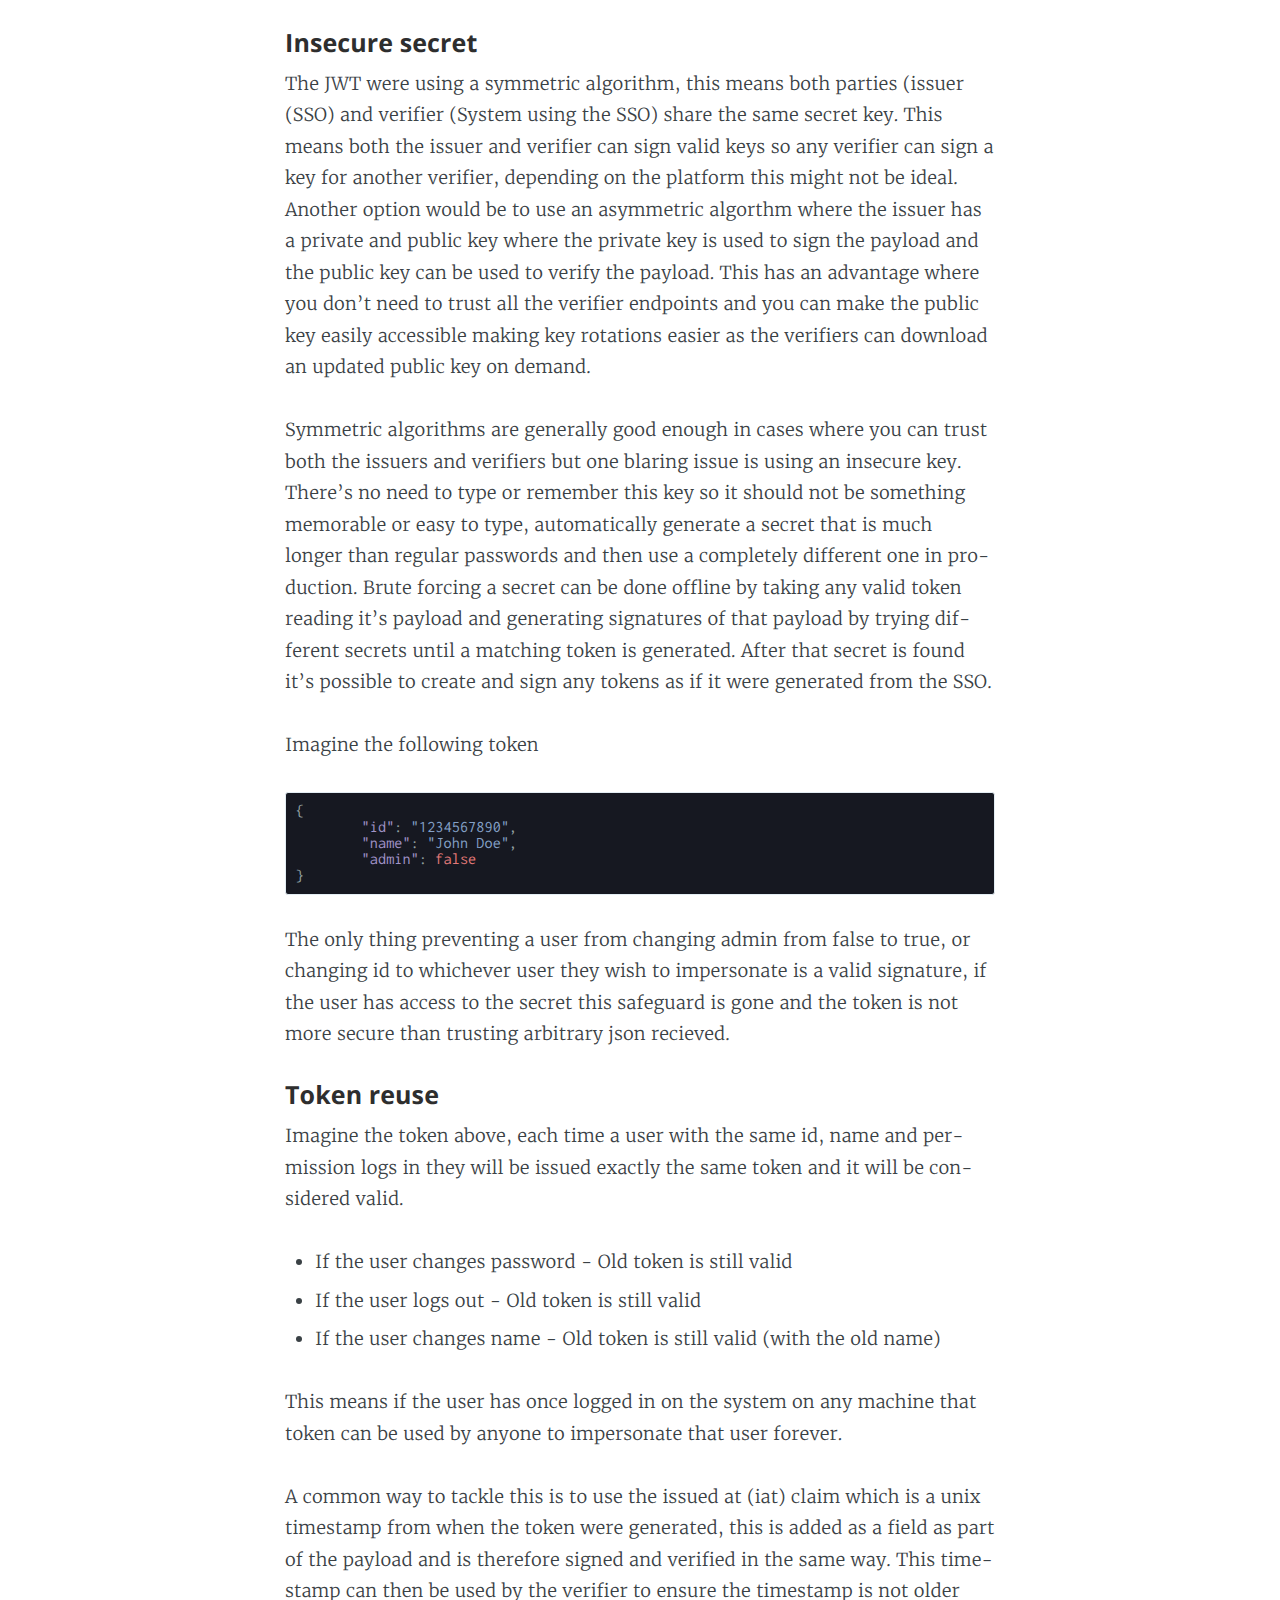
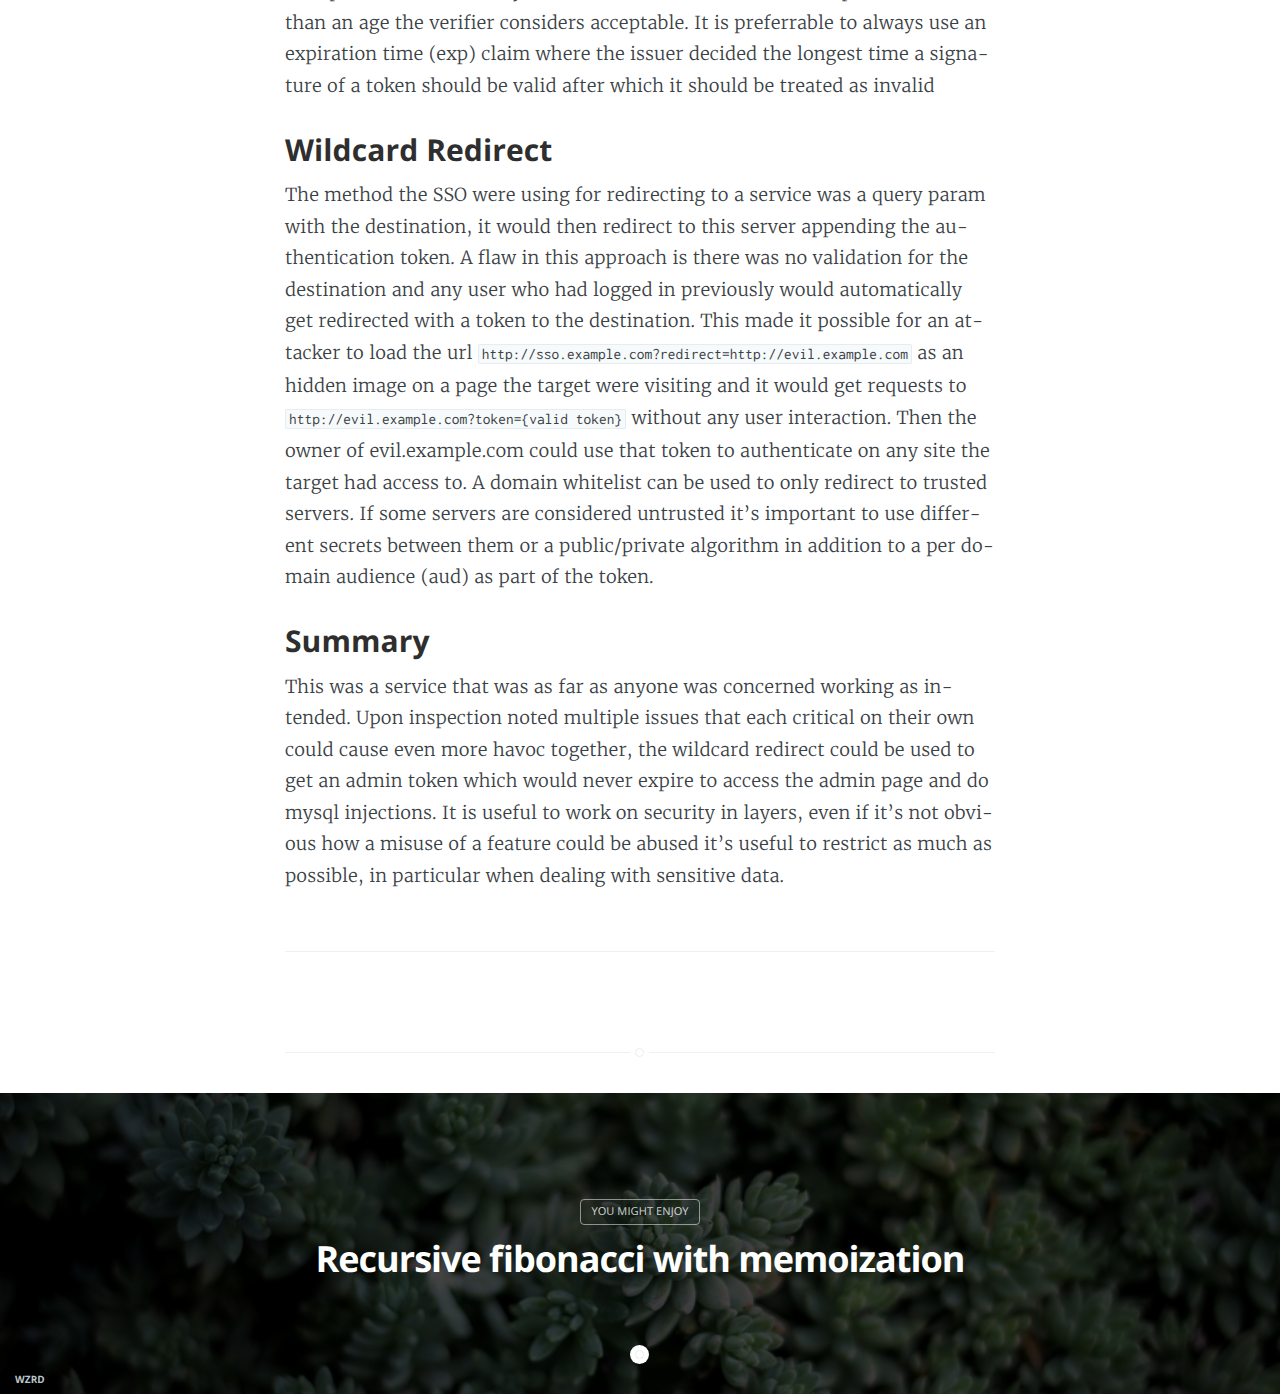
<file: post/securing-an-sso/index.html>
<!DOCTYPE html>
<html lang="en-us">
<head>
    <meta charset="utf-8" />
    <meta http-equiv="X-UA-Compatible" content="IE=edge" />

	
    
        
        <meta name="twitter:card" content="summary_large_image"/>
        <meta name="twitter:image" content="/post/securing-an-sso/lock-boxes-by-samuel-zeller.jpg"/>
    



<meta name="twitter:title" content="Securing an SSO"/>
<meta name="twitter:description" content=""/>
<meta name="twitter:site" content="@"/>



	<meta property="og:title" content="Securing an SSO &middot; WZRD" />
  	<meta property="og:site_name" content="WZRD" />
  	<meta property="og:url" content="http://wzrd.se/post/securing-an-sso/" />

    
       <meta property="og:image" content="/post/securing-an-sso/lock-boxes-by-samuel-zeller.jpg"/>
    

    
    <meta property="og:description" content="" />
  	<meta property="og:type" content="article" />
    <meta property="article:published_time" content="2017-10-15T13:08:19&#43;01:00" />

    
    

    <title>Securing an SSO &middot; WZRD</title>

    
    <meta name="description" content="&lt;p&gt;At first glance the application seemed like reasonably well architected software. It was straightforward and integrated well with the existing systems, there" />
    

    <meta name="HandheldFriendly" content="True" />
    <meta name="viewport" content="width=device-width, initial-scale=1.0" />

    <link rel="shortcut icon" href="/favicon.ico">
	

    <link rel="stylesheet" type="text/css" href="/css/screen.css" />
    <link rel="stylesheet" type="text/css" href="/css/nav.css" />
    <link rel="stylesheet" type="text/css" href="/css/custom.css" />

    

    

    
      
          <link href="/index.xml" rel="alternate" type="application/rss+xml" title="WZRD" />
      
      
    

    <link rel="canonical" href="http://wzrd.se/post/securing-an-sso/" />

    
      
    
    <script type="application/ld+json">
{
    "@context": "https://schema.org",
    "@type": "Article",
    "publisher": {
        "@type": "Organization",
        "name": 
    },
    "author": {
        "@type": "Person",
        "name": ,
        
        "url": ,
        "sameAs": [
            
            
             
             
             
             
             
            
        ]
    },
    "headline": Securing an SSO,
    "name": Securing an SSO,
    "wordCount": 2036,
    "timeRequired": "PT10M",
    "inLanguage": {
      "@type": "Language",
      "alternateName": en
    },
    "url": http://wzrd.se/post/securing-an-sso/,
    "datePublished": 2017-10-15T13:08Z,
    "dateModified": 2017-10-15T13:08Z,
    
    "image": {
        "@type": "ImageObject",
        "url": http://wzrd.se/post/securing-an-sso/lock-boxes-by-samuel-zeller.jpg,
        "width": 3000,
        "height": 1445
    },
    
    
    "description": ,
    "mainEntityOfPage": {
        "@type": "WebPage",
        "@id": http://wzrd.se/post/securing-an-sso/
    }
}
    </script>
    


    

    

    
</head>
<body class="nav-closed">

  <div class="nav">
    <h3 class="nav-title">Menu</h3>
    <a href="#" class="nav-close">
        <span class="hidden">Close</span>
    </a>
    <ul>
        
        
        
            
            <li class="nav-opened" role="presentation">
            	<a href="/">Home</a>
            </li>
        
            
            <li class="nav-opened" role="presentation">
            	<a href="/about/">About</a>
            </li>
        
            
            <li class="nav-opened" role="presentation">
            	<a href="/post/">Posts</a>
            </li>
        
        
    </ul>

    
    <a class="subscribe-button icon-feed" href="/index.xml">Subscribe</a>
    
</div>
<span class="nav-cover"></span>


 <div class="site-wrapper">



  
  <header class="main-header post-head" style="background-image: url(/post/securing-an-sso/lock-boxes-by-samuel-zeller.jpg)">
  
  <nav class="main-nav overlay clearfix">


  
  
      <a class="menu-button" href="#"><span class="burger">&#9776;</span><span class="word">Menu</span></a>
  
  </nav>
</header>



<main class="content" role="main">




  <article class="post post">

    <header class="post-header">
        <h1 class="post-title">Securing an SSO</h1>
        <small></small>

        <section class="post-meta">
        
          <time class="post-date" datetime="2017-10-15T13:08:19&#43;01:00">
            Oct 15, 2017
          </time>
        
         
        </section>
    </header>

    <section class="post-content">
      <p>At first glance the application seemed like reasonably well architected software. It was straightforward and integrated well with the existing systems, there were multiple independent systems and to integrate them with the SSO was just a matter of verifying the token, the other details needed was handeled by the SSO. The user authentication process were fairly straigthforward:</p>

<p></p>
<div class="highlight"><pre class="chroma"><code class="language-plain" data-lang="plain">// User authentication process

.--------------------.   token  .--------------.     .----.
| service (verifier) | &lt;------- | sso (issuer) | &lt;-&gt; | db |
&#39;--------------------&#39;          &#39;--------------&#39;     &#39;----&#39;
          |                             ^
          |                             |login
          |                             |
          | authenticated session   .------.
          &#39;-----------------------&gt; | user |
                                    &#39;------&#39;</code></pre></div>
<p>The service requiring authentication redirects the user to the SSO, the user logs in using the SSO which redirects the user to the service endpoint with a token, this token is verified by the service and is used to give the user appropiate access level via an authenticated session.</p>

<p>One issue with the SSO was that it was a central piece of software that was working, but noone at the company had any experience working with it so there was a strong aversion to make any changes to it. It&rsquo;s quite common to be afraid to make changes to central systems, especially when they appear to be working and there&rsquo;s no experience working with it. The problem is that when it comes to security things can often appear to be working but actually be broken in much more subtle ways and relying on a central software that is not well understood by the team often turns out to be riskier than making updates to it.</p>

<h3 id="securing-the-environment">Securing the environment</h3>

<p>When a service is not well understood, it can be useful to start by mapping and securing the environment around it rather than changing the service directly. Make sure it can be run it as a unprivileged user in an isolated environment and put any internal routes behind a IP whitelist. Specify exact version of dependencies, look at the dependencies for known vulnerabilities. Save a tagged version of the build and attempt to run it elsewhere. Once confident you can launch the current version of the service anywhere it should be possible to make small incremental changes without fear.</p>

<h3 id="mysql-injection">MySQL injection</h3>

<p>The first code issue encountered was a sql injection. This is one of the first things to look for as it&rsquo;s fairly easy to spot and can be devestating. Most SQL libraries worth using have this protection built-in and all queries except one were using such protections.</p>
<div class="highlight"><pre class="chroma"><code class="language-javascript" data-lang="javascript"><span class="k">const</span> <span class="nx">column</span> <span class="o">=</span> <span class="nx">req</span><span class="p">.</span><span class="nx">body</span><span class="p">.</span><span class="nx">column</span><span class="p">;</span>
<span class="nx">query</span><span class="p">(</span><span class="sb">`
</span><span class="sb">	INSERT INTO
</span><span class="sb">		table (id, </span><span class="si">${</span><span class="nx">column</span><span class="si">}</span><span class="sb">)
</span><span class="sb">	VALUES(?, ?)
</span><span class="sb">	ON DUPLICATE KEY
</span><span class="sb">		UPDATE SET </span><span class="si">${</span><span class="nx">column</span><span class="si">}</span><span class="sb"> = ?`</span><span class="p">,</span>
	<span class="p">[</span><span class="nx">id</span><span class="p">,</span> <span class="nx">value</span><span class="p">,</span> <span class="nx">value</span><span class="p">]</span>
<span class="p">);</span> <span class="err">// (This is a bad idea)</span></code></pre></div>
<p>The creator wanted a function where he could pass any column and have that inserted, presumably to increase reusability but this is purely speculative.
Because the library protects against injections it wouldn&rsquo;t let anyone pass a column, so the developer &ldquo;fixed&rdquo; this by simply injecting the string without any verification. SQL injections is a huge issue as it can potentially make the user able to read and modify all the data in the system meaning: All the sensitive data is exposed, you can&rsquo;t trust the data left there to be accurate, even with sufficiently securely hashed passwords it would be trivial to generate a new hash and use that to impersonate any other user in the system.
Luckily the vulnerable route was behind an administrative login so the access were limited but it&rsquo;s a dangerous thing to keep around.
The quickest fix for this was to make sure that column is one of a pre-approved list of strings before executing the query.</p>

<h3 id="password-using-insecure-md5">Password using insecure md5</h3>

<p>The passwords in the database were hashed and uniquely salted. The problem is the hashing algorithm used was md5 and the salt was only 2 characters long, to make matters worse it was a hexadecimal <code>[0-9a-f]</code> string so it contained a total of a single byte of entropy (256 unique combinations) which would barely slow down a brute force attack.</p>

<p><em>Why is it important to hash passwords?</em>
If for any reason the database contents would be leaked (e.g. from mysql injection, dishonest employee, insecure servers or backups) then this information could be used to impersonate any user in the system. If the user were using this password anywhere else then it could be used to impersonate the user on that system as well. A one-way-hash can be used to store passwords in a way where it&rsquo;s possible to verify that the user entered the correct password without storing the actual password by comparing hashes.</p>

<p><em>What is a hashing function?</em>
A hashing function is used to take a string and return a fixed length hash <code>string -[hash function]-&gt; hash</code>. Given the same hash function the same string should always result in the same hash. A good hashing algorithm gives good confidence the output for any given input is unique for the use-case. When a hashing algorithm is being used for passwords it should also needs assurances that reversing the hash is expensive. This is achieved by having no known weaknesses in the algorithm, there should be no patterns to it&rsquo;s behaviour, the output should appear as random. Additionally it should have a non-neglible cost of computing a hash, if it&rsquo;s feasible to do millions or even billions of hashes per second for a single actor it won&rsquo;t take long to brute force most passwords by testing all possible combinations up to a certain length. The biggest problem in using md5 for a hashing algorithm for passwords is how fast computers are at computing md5 hashes, it is not uncommon for a single machine to compute billions of hashes per second making even very secure passwords crackable.</p>

<p><em>Why is it important to salt passwords?</em>
A salt is a random string of characters used to add to the password string entropy, typically you generate a new salt for each password and store them in plaintext with the password. Without a salt each user with the same password would end up having the same hash and it would make rainbow table attacks where you have a dictionary of the resulting hashes from a given number of strings useful.</p>

<p><em>How should I store passwords?</em>
The answer to this question is going to change over time, as computers become more sophisticated and weaknesses are discovered. Good choices for algorithms as of 2017 are Argon2, bcrypt, scrypt, Catena, Lyra2, Makawa, yescrypt, or PBKDF2 tuned so the computation of a single hash is non-neglible. The passwords should always be salted and the salt should be at least 32 bytes long, up to as long as the resulting hash. It is also important to restrict access to the database and its backups which can often be overlooked.</p>

<h3 id="jwt">JWT</h3>

<p>A Json Web Token (JWT) is a URL-safe string that can be used to send verifyable data between two endpoints.</p>

<p>It has the format <code>{header}.{payload}.{signature}</code> where header contains information about the format and algorithm, payload contains the data and signature is the signature verifying the integrity of the payload.</p>

<p>One pitfall to avoid is that just because it&rsquo;s cryptographly signed does not mean it&rsquo;s encrypted, the data is possible to decode by anyone without a secret, the signature is just there to verify that the data is the same data that the issuer signed. This means the data is secured against tampering, not listening. While it&rsquo;s possible to encrypt the payload as well it was uneccessary in this case as no secret data was being sent with the token but it is very important to be aware of the differences.</p>

<h4 id="insecure-secret">Insecure secret</h4>

<p>The JWT were using a symmetric algorithm, this means both parties (issuer (SSO) and verifier (System using the SSO) share the same secret key. This means both the issuer and verifier can sign valid keys so any verifier can sign a key for another verifier, depending on the platform this might not be ideal. Another option would be to use an asymmetric algorthm where the issuer has a private and public key where the private key is used to sign the payload and the public key can be used to verify the payload. This has an advantage where you don&rsquo;t need to trust all the verifier endpoints and you can make the public key easily accessible making key rotations easier as the verifiers can download an updated public key on demand.</p>

<p>Symmetric algorithms are generally good enough in cases where you can trust both the issuers and verifiers but one blaring issue is using an insecure key. There&rsquo;s no need to type or remember this key so it should not be something memorable or easy to type, automatically generate a secret that is much longer than regular passwords and then use a completely different one in production. Brute forcing a secret can be done offline by taking any valid token reading it&rsquo;s payload and generating signatures of that payload by trying different secrets until a matching token is generated. After that secret is found it&rsquo;s possible to create and sign any tokens as if it were generated from the SSO.</p>

<p>Imagine the following token</p>
<div class="highlight"><pre class="chroma"><code class="language-json" data-lang="json"><span class="p">{</span>
	<span class="nt">&#34;id&#34;</span><span class="p">:</span> <span class="s2">&#34;1234567890&#34;</span><span class="p">,</span>
	<span class="nt">&#34;name&#34;</span><span class="p">:</span> <span class="s2">&#34;John Doe&#34;</span><span class="p">,</span>
	<span class="nt">&#34;admin&#34;</span><span class="p">:</span> <span class="kc">false</span>
<span class="p">}</span></code></pre></div>
<p>The only thing preventing a user from changing admin from false to true, or changing id to whichever user they wish to impersonate is a valid signature, if the user has access to the secret this safeguard is gone and the token is not more secure than trusting arbitrary json recieved.</p>

<h4 id="token-reuse">Token reuse</h4>

<p>Imagine the token above, each time a user with the same id, name and permission logs in they will be issued exactly the same token and it will be considered valid.</p>

<ul>
<li>If the user changes password - Old token is still valid</li>
<li>If the user logs out - Old token is still valid</li>
<li>If the user changes name - Old token is still valid (with the old name)</li>
</ul>

<p>This means if the user has once logged in on the system on any machine that token can be used by anyone to impersonate that user forever.</p>

<p>A common way to tackle this is to use the issued at (iat) claim which is a unix timestamp from when the token were generated, this is added as a field as part of the payload and is therefore signed and verified in the same way. This timestamp can then be used by the verifier to ensure the timestamp is not older than an age the verifier considers acceptable. It is preferrable to always use an expiration time (exp) claim where the issuer decided the longest time a signature of a token should be valid after which it should be treated as invalid</p>

<h3 id="wildcard-redirect">Wildcard Redirect</h3>

<p>The method the SSO were using for redirecting to a service was a query param with the destination, it would then redirect to this server appending the authentication token. A flaw in this approach is there was no validation for the destination and any user who had logged in previously would automatically get redirected with a token to the destination. This made it possible for an attacker to load the url <code>http://sso.example.com?redirect=http://evil.example.com</code> as an hidden image on a page the target were visiting and it would get requests to <code>http://evil.example.com?token={valid token}</code> without any user interaction. Then the owner of evil.example.com could use that token to authenticate on any site the target had access to. A domain whitelist can be used to only redirect to trusted servers. If some servers are considered untrusted it&rsquo;s important to use different secrets between them or a public/private algorithm in addition to a per domain audience (aud) as part of the token.</p>

<h3 id="summary">Summary</h3>

<p>This was a service that was as far as anyone was concerned working as intended. Upon inspection noted multiple issues that each critical on their own could cause even more havoc together, the wildcard redirect could be used to get an admin token which would never expire to access the admin page and do mysql injections. It is useful to work on security in layers, even if it&rsquo;s not obvious how a misuse of a feature could be abused it&rsquo;s useful to restrict as much as possible, in particular when dealing with sensitive data.</p>
    </section>


  <footer class="post-footer">


    




    


    







  </footer>
</article>

</main>


  <aside class="read-next">
  
  
      <a class="read-next-story prev" style="background-image: url(/post/recursive-fibonacci/Entrepierres_Sisteron_France-Noah_Basle.jpg)" href="/post/recursive-fibonacci/">
          <section class="post">
              <h2>Recursive fibonacci with memoization</h2>
          </section>
      </a>
  
</aside>



    <footer class="site-footer clearfix">
        <section class="copyright"><a href="">WZRD</a> </section>
        
    </footer>
    </div>
    <script type="text/javascript" src="/js/jquery.js"></script>
    <script type="text/javascript" src="/js/jquery.fitvids.js"></script>
    <script type="text/javascript" src="/js/index.js"></script>
    
</body>
</html>
</file>
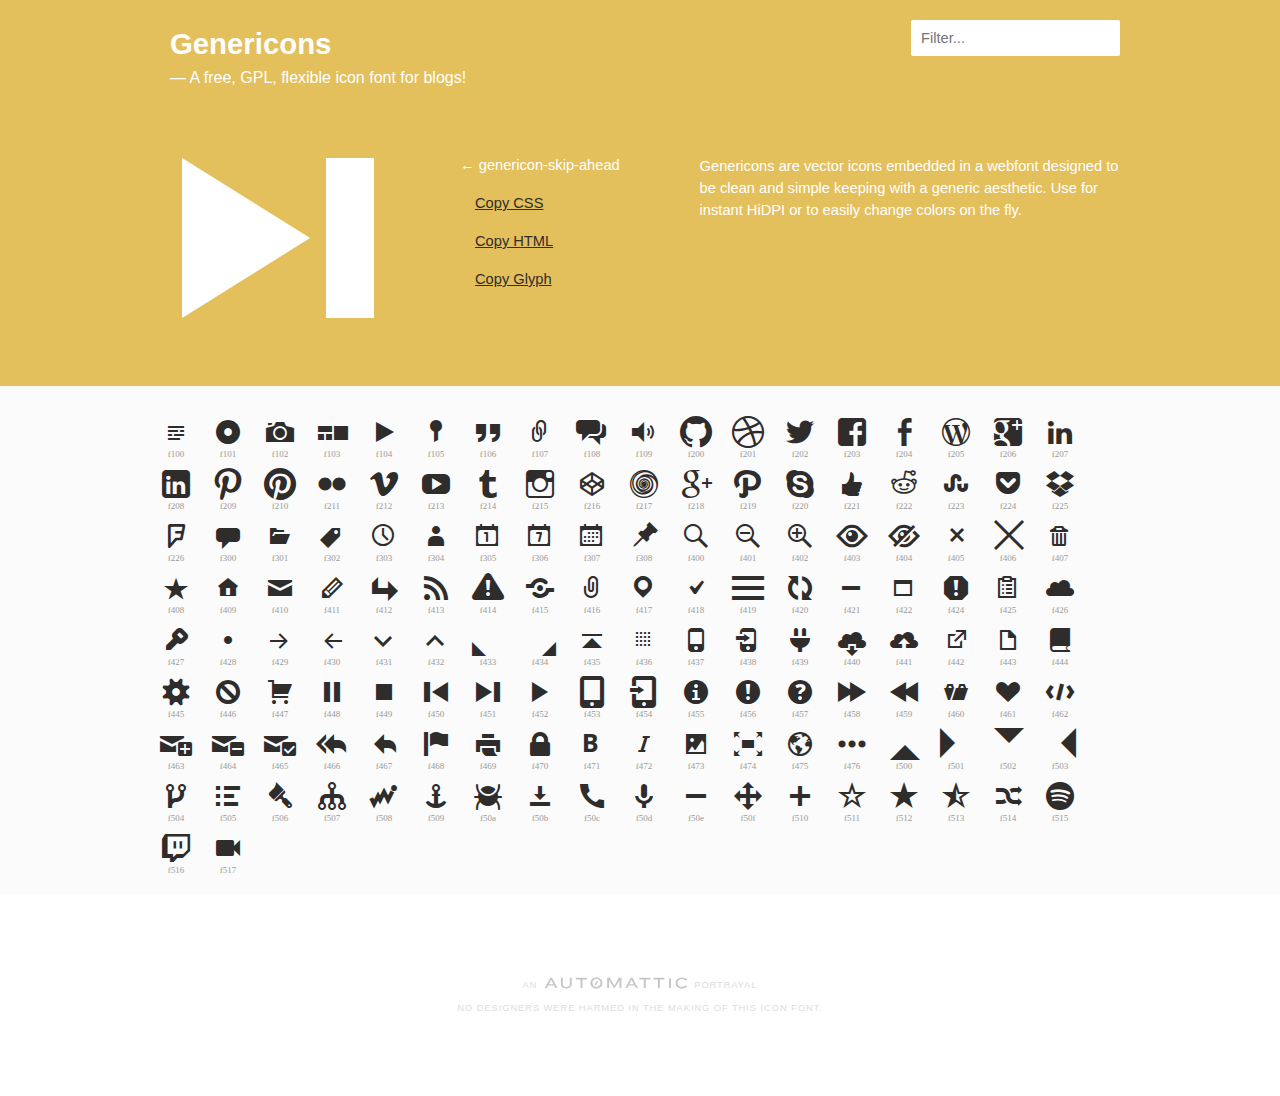
<file: fonts/Genericons/example.html>
<!DOCTYPE html>
<html>
<head>
<title>Genericons</title>
<link rel="stylesheet" href="genericons.css">
<script type="text/javascript" src="https://ajax.googleapis.com/ajax/libs/jquery/1.7.2/jquery.min.js"></script>
<style type="text/css">
/**
 * Example page CSS
 */

body {
	font-family: sans-serif;
	line-height: 1.5;
	margin: 0;
	color: #2f2d2c;
	background: #fff;
	font-size: 11pt;
}

a {
	color: #2f2d2c;
}

h4 {
	margin-top: 40px;
}

#iconlist {
	clear: both;
	margin-bottom: 20px;
}

#iconlist div {
	padding: 10px;
	overflow: hidden;
	white-space: nowrap;
	font-size: 32px;
	line-height: 1;
	position: relative;
	width: 32px;
	height: 32px;
}

#iconlist div:before {
	margin-right: 20px;
}

#iconlist div:hover {
	cursor: pointer;
	color: #e4c05c;
}

#primary {
	background: #e4c05c;
	overflow: hidden;
}

#content {
	position: relative;
	color: #fff;
	max-width: 980px;
	padding: 0 10px;
	margin: 0 auto;
}

#icons {
	background: #fbfbfb;
}

#icons #iconlist {
	max-width: 980px;
	box-sizing: border-box;
	-moz-box-sizing:border-box;
	-webkit-box-sizing:border-box;
	padding: 20px 0;
	margin: 0 auto;
}

#glyph {
	float: left;
	width: 50%;
	box-sizing: border-box;
	-moz-box-sizing:border-box;
	-webkit-box-sizing:border-box;
	-ms-box-sizing:border-box;
	padding: 20px 0;
}

#glyph .info {
	float: right;
	width: 180px;
	padding: 36px 0 0 0;
}

#glyph .info a {
	color: #2f2d2c;
	display: block;
	padding: 8px 0 8px 15px;
}

#glyph .info strong {
	font-weight: normal;
	display: block;
	padding: 8px 0;
}

#glyph .genericon {
	font-size: 256px;
	width: 256px;
	height: 256px;
	overflow: visible;
	float: left;
}

.description {
	margin-top: 50px;
	width: 48%;
	float: right;
	padding-left: 40px;
	margin-left: 2%;
	box-sizing: border-box;
	-moz-box-sizing:border-box;
	-webkit-box-sizing:border-box;
	-ms-box-sizing:border-box;
	background-size: 4px 4px;
}

#primary h2 {
	color: white;
	margin: 0 auto;
	padding: 22px 0 0 20px;
	max-width: 980px;
	font-size: 2em;
}

#primary h2 span {
	display: block;
	font-weight: normal;
	font-size: 12pt;
}

#footer {
	clear: both;
	max-width: 980px;
	margin: 80px auto;
	text-align: center;
	text-transform: uppercase;
	letter-spacing: .1em;
	font-size: 7pt;
	color: #ddd;
}

#footer a {
	color: #ccc;
	display: inline-block;
	width: 150px;
	overflow: hidden;
	text-indent: 100%;
	position: relative;
	top: 2px;
	opacity: .3;
	background-repeat: no-repeat;
	background-position: center top;
	background-image: url('[data-uri]');
}

#footer a:hover {
	opacity: 1;
}

pre, code {
	font: 14px/1.5 monospace;
}

.code {
	display: block;
	font: 14px/1.5 monospace;
	width: 600px;
	white-space: pre;
	border: 1px solid #ccc;
	padding: 10px;
	overflow: auto;
	min-height: 110px;
}

#iconlist .new, #iconlist .update {
	position: relative;
}

#iconlist .new:after, #iconlist .update:after {
	color: #e4c05c;
	display: block;
	content: "NEW";
	font: bold 8px/1 sans-serif;
	position: absolute;
	top: 0px;
	text-align: center;
	z-index: 10;
	width: 100%;
}

#iconlist .update:after {
	content: "UPDATE";
	left: -1px;
}

body.searching #iconlist span.update:after, body.searching #iconlist span.new:after {
	display: none;
}

#search {
	border: 0;
	border-radius: 2px;
	position: absolute;
	right: 20px;
	font: 11pt sans-serif;
	padding: 10px;
	top: 20px;
	background: rgba(255,255,255,.8);
}

#search:focus {
	background: #fff;
	outline: none;
}

.genericon-404 {
	display: none !important; /* This is an easter egg */
}

.genericon:after {
	content: attr(alt);
	display: block;
	font-size: 9px;
	color: #999;
	text-align: center;
}

.hideUACs.genericon:after {
	content: none;
}


@media only screen and ( max-width: 900px ) {

	#glyph {
		float: none;
		width: 100%;
	}
	
	#glyph .info {
		width: 30%;
	}
	#glyph .genericon {
		width: 70%;
	}

	.description {
		clear: both;
		width: 100%;
		background: none;
		padding-left: 0;
		float: none;
	}

}
</style>
<script type="text/javascript">
/**
 * Example page JS
 */

function copyToClipboard ( text, copyMode ) {
	if ( copyMode == "css" ) {
		window.prompt( "Copy this, then paste in your CSS :before selector.", text );
	} else if ( copyMode == "html" ) {
		window.prompt( "Copy this, then paste in your HTML.", text );
	} else {
		window.prompt( "Copy this, then paste in your Photoshop textfield.", text );
	}
}

function pickRandomIcon() {
	var divs = jQuery("#iconlist div").get().sort(function(){
			return Math.round(Math.random())-0.5;
		}).slice(0,1);

	attr = jQuery(divs).attr('alt');
	cssclass = jQuery(divs).attr('class');
	displayGlyph( attr, cssclass );

}

function displayGlyph( attr, cssclass ) {

	// set permalink
	var permalink = cssclass.split(' genericon-')[1];
	window.location.hash = permalink;

	// css copy string
	csstext = "content: \'\\" + attr + "';";

	// html copy string
	htmltext = '<span class="' + cssclass + '"></span>';

	// glyph copy string
	glyphtemp = "&#x" + attr + ";";
	jQuery('#temp').html( glyphtemp );
	glyphtext = jQuery('#temp').text();

	// final output
	output = '<div class="' + cssclass + '"></div>'
	+ '<div class="info">'
		+ '<strong>&larr; ' + cssclass.split( ' ' )[1] + '</strong>'
		+ '<a href="javascript:copyToClipboard(csstext, \'css\')">Copy CSS</a>'
		+ '<a href="javascript:copyToClipboard(htmltext, \'html\')">Copy HTML</a>'
		+ '<a href="javascript:copyToClipboard(glyphtext)">Copy Glyph</a>'
	+ '</div>';

	jQuery( '#glyph' ).html( output );

}

function sortUnicode ( a, b ) {
	var numberA = jQuery(a).attr('alt').replace('f', '');
	var numberB = jQuery(b).attr('alt').replace('f', '');
	var contentA =parseInt( numberA, 16 );
	var contentB =parseInt( numberB, 16 );
	return (contentA < contentB) ? -1 : (contentA > contentB) ? 1 : 0;
}

jQuery(document).ready(function() {

	// pick random icon if no permalink, otherwise go to permalink
	if ( window.location.hash ) {
		permalink = "genericon-" + window.location.hash.split('#')[1];
		attr = jQuery( '.' + permalink ).attr( 'alt' );
		cssclass = jQuery( '.' + permalink ).attr('class');
		displayGlyph( attr, cssclass );
	} else {
		pickRandomIcon();
	}

	jQuery( '#iconlist div' ).click(function() {

		attr = jQuery( this ).attr( 'alt' );
		cssclass = jQuery( this ).attr( 'class' );

		displayGlyph( attr, cssclass );

	});

	var $rows = jQuery('#iconlist div');
	jQuery('#search').keyup(function() {
	
		// remove update text when using search
		jQuery('body').addClass('searching');
	
	    var val = jQuery.trim(jQuery(this).val()).replace(/ +/g, ' ').toLowerCase();
	
	    $rows.show().filter(function() {
	        var text = jQuery(this).text().replace(/\s+/g, ' ').toLowerCase();
	        return !~text.indexOf(val);
	    }).hide();
	});
	
	jQuery('input#search').focus();

	// sort based on number
	jQuery('#iconlist div').sort( sortUnicode ).appendTo('#iconlist');

});

function toggleUACs() {
	jQuery('.genericon').toggleClass('hideUACs');
}
</script>
</head>

<body>

<div id="main">

	<div id="primary">
		<div id="content">

			<h2>Genericons <span>&mdash; A free, GPL, flexible icon font for blogs!</span></h2>

			<input placeholder="Filter..." name="search" id="search" type="text" value="" maxlength="150" />

			<div id="glyph">
			</div>
			
			<div class="description">
				<p>Genericons are vector icons embedded in a webfont designed to be clean and simple keeping with a generic aesthetic. Use for instant HiDPI or to easily change colors on the fly.</p>
			</div>
			
		</div>
	</div>

	<div id="icons">
		<div id="iconlist">
		
			<!-- note, the text inside the HTML elements is purely for the seach -->
			
			<div alt="f423" class="genericon genericon-404" title="genericon-404">404</div>
			
			<div alt="f508" class="genericon genericon-activity" title="genericon-activity">activity</div>
			
			<div alt="f509" class="genericon genericon-anchor" title="genericon-anchor">anchor</div>
			
			<div alt="f101" class="genericon genericon-aside" title="genericon-aside">aside</div>
			
			<div alt="f416" class="genericon genericon-attachment" title="genericon-attachment">attachment</div>
			
			<div alt="f109" class="genericon genericon-audio" title="genericon-audio">audio</div>
			
			<div alt="f471" class="genericon genericon-bold" title="genericon-bold">bold</div>
			
			<div alt="f444" class="genericon genericon-book" title="genericon-book">book</div>
			
			<div alt="f50a" class="genericon genericon-bug" title="genericon-bug">bug</div>
			
			<div alt="f447" class="genericon genericon-cart" title="genericon-cart">cart</div>
			
			<div alt="f301" class="genericon genericon-category" title="genericon-category">category</div>
			
			<div alt="f108" class="genericon genericon-chat" title="genericon-chat">chat</div>
			
			<div alt="f418" class="genericon genericon-checkmark" title="genericon-checkmark">checkmark</div>
			
			<div alt="f405" class="genericon genericon-close" title="genericon-close">close</div>
			
			<div alt="f406" class="genericon genericon-close-alt" title="genericon-close-alt">close-alt</div>
			
			<div alt="f426" class="genericon genericon-cloud" title="genericon-cloud">cloud</div>
			
			<div alt="f440" class="genericon genericon-cloud-download" title="genericon-cloud-download">cloud-download</div>
			
			<div alt="f441" class="genericon genericon-cloud-upload" title="genericon-cloud-upload">cloud-upload</div>
			
			<div alt="f462" class="genericon genericon-code" title="genericon-code">code</div>
			
			<div alt="f216" class="genericon genericon-codepen" title="genericon-codepen">codepen</div>
			
			<div alt="f445" class="genericon genericon-cog" title="genericon-cog">cog</div>
			
			<div alt="f432" class="genericon genericon-collapse" title="genericon-collapse">collapse</div>
			
			<div alt="f300" class="genericon genericon-comment" title="genericon-comment">comment</div>
			
			<div alt="f305" class="genericon genericon-day" title="genericon-day">day</div>
			
			<div alt="f221" class="genericon genericon-digg" title="genericon-digg">digg</div>
			
			<div alt="f443" class="genericon genericon-document" title="genericon-document">document</div>
			
			<div alt="f428" class="genericon genericon-dot" title="genericon-dot">dot</div>
			
			<div alt="f502" class="genericon genericon-downarrow" title="genericon-downarrow">downarrow</div>
			
			<div alt="f50b" class="genericon genericon-download" title="genericon-download">download</div>
			
			<div alt="f436" class="genericon genericon-draggable" title="genericon-draggable">draggable</div>
			
			<div alt="f201" class="genericon genericon-dribbble" title="genericon-dribbble">dribbble</div>
			
			<div alt="f225" class="genericon genericon-dropbox" title="genericon-dropbox">dropbox</div>
			
			<div alt="f433" class="genericon genericon-dropdown" title="genericon-dropdown">dropdown</div>
			
			<div alt="f434" class="genericon genericon-dropdown-left" title="genericon-dropdown-left">dropdown-left</div>
			
			<div alt="f411" class="genericon genericon-edit" title="genericon-edit">edit</div>
			
			<div alt="f476" class="genericon genericon-ellipsis" title="genericon-ellipsis">ellipsis</div>
			
			<div alt="f431" class="genericon genericon-expand" title="genericon-expand">expand</div>
			
			<div alt="f442" class="genericon genericon-external" title="genericon-external">external</div>
			
			<div alt="f203" class="genericon genericon-facebook" title="genericon-facebook">facebook</div>
			
			<div alt="f204" class="genericon genericon-facebook-alt" title="genericon-facebook-alt">facebook-alt</div>
			
			<div alt="f458" class="genericon genericon-fastforward" title="genericon-fastforward">fastforward</div>
			
			<div alt="f413" class="genericon genericon-feed" title="genericon-feed">feed</div>
			
			<div alt="f468" class="genericon genericon-flag" title="genericon-flag">flag</div>
			
			<div alt="f211" class="genericon genericon-flickr" title="genericon-flickr">flickr</div>
			
			<div alt="f226" class="genericon genericon-foursquare" title="genericon-foursquare">foursquare</div>
			
			<div alt="f474" class="genericon genericon-fullscreen" title="genericon-fullscreen">fullscreen</div>
			
			<div alt="f103" class="genericon genericon-gallery" title="genericon-gallery">gallery</div>
			
			<div alt="f200" class="genericon genericon-github" title="genericon-github">github</div>
			
			<div alt="f206" class="genericon genericon-googleplus" title="genericon-googleplus">googleplus</div>
			
			<div alt="f218" class="genericon genericon-googleplus-alt" title="genericon-googleplus-alt">googleplus-alt</div>
			
			<div alt="f50c" class="genericon genericon-handset" title="genericon-handset">handset</div>
			
			<div alt="f461" class="genericon genericon-heart" title="genericon-heart">heart</div>
			
			<div alt="f457" class="genericon genericon-help" title="genericon-help">help</div>
			
			<div alt="f404" class="genericon genericon-hide" title="genericon-hide">hide</div>
			
			<div alt="f505" class="genericon genericon-hierarchy" title="genericon-hierarchy">hierarchy</div>
			
			<div alt="f409" class="genericon genericon-home" title="genericon-home">home</div>
			
			<div alt="f102" class="genericon genericon-image" title="genericon-image">image</div>
			
			<div alt="f455" class="genericon genericon-info" title="genericon-info">info</div>
			
			<div alt="f215" class="genericon genericon-instagram" title="genericon-instagram">instagram</div>
			
			<div alt="f472" class="genericon genericon-italic" title="genericon-italic">italic</div>
			
			<div alt="f427" class="genericon genericon-key" title="genericon-key">key</div>
			
			<div alt="f503" class="genericon genericon-leftarrow" title="genericon-leftarrow">leftarrow</div>
			
			<div alt="f107" class="genericon genericon-link" title="genericon-link">link</div>
			
			<div alt="f207" class="genericon genericon-linkedin" title="genericon-linkedin">linkedin</div>
			
			<div alt="f208" class="genericon genericon-linkedin-alt" title="genericon-linkedin-alt">linkedin-alt</div>
			
			<div alt="f417" class="genericon genericon-location" title="genericon-location">location</div>
			
			<div alt="f470" class="genericon genericon-lock" title="genericon-lock">lock</div>
			
			<div alt="f410" class="genericon genericon-mail" title="genericon-mail">mail</div>
			
			<div alt="f422" class="genericon genericon-maximize" title="genericon-maximize">maximize</div>
			
			<div alt="f419" class="genericon genericon-menu" title="genericon-menu">menu</div>
			
			<div alt="f50d" class="genericon genericon-microphone" title="genericon-microphone">microphone</div>
			
			<div alt="f421" class="genericon genericon-minimize" title="genericon-minimize">minimize</div>
			
			<div alt="f50e" class="genericon genericon-minus" title="genericon-minus">minus</div>
			
			<div alt="f307" class="genericon genericon-month" title="genericon-month">month</div>
			
			<div alt="f50f" class="genericon genericon-move" title="genericon-move">move</div>
			
			<div alt="f429" class="genericon genericon-next" title="genericon-next">next</div>
			
			<div alt="f456" class="genericon genericon-notice" title="genericon-notice">notice</div>
			
			<div alt="f506" class="genericon genericon-paintbrush" title="genericon-paintbrush">paintbrush</div>
			
			<div alt="f219" class="genericon genericon-path" title="genericon-path">path</div>
			
			<div alt="f448" class="genericon genericon-pause" title="genericon-pause">pause</div>
			
			<div alt="f437" class="genericon genericon-phone" title="genericon-phone">phone</div>
			
			<div alt="f473" class="genericon genericon-picture" title="genericon-picture">picture</div>
			
			<div alt="f308" class="genericon genericon-pinned" title="genericon-pinned">pinned</div>
			
			<div alt="f209" class="genericon genericon-pinterest" title="genericon-pinterest">pinterest</div>
			
			<div alt="f210" class="genericon genericon-pinterest-alt" title="genericon-pinterest-alt">pinterest-alt</div>
			
			<div alt="f452" class="genericon genericon-play" title="genericon-play">play</div>
			
			<div alt="f439" class="genericon genericon-plugin" title="genericon-plugin">plugin</div>
			
			<div alt="f510" class="genericon genericon-plus" title="genericon-plus">plus</div>
			
			<div alt="f224" class="genericon genericon-pocket" title="genericon-pocket">pocket</div>
			
			<div alt="f217" class="genericon genericon-polldaddy" title="genericon-polldaddy">polldaddy</div>
			
			<div alt="f460" class="genericon genericon-portfolio" title="genericon-portfolio">portfolio</div>
			
			<div alt="f430" class="genericon genericon-previous" title="genericon-previous">previous</div>
			
			<div alt="f469" class="genericon genericon-print" title="genericon-print">print</div>
			
			<div alt="f106" class="genericon genericon-quote" title="genericon-quote">quote</div>
			
			<div alt="f511" class="genericon genericon-rating-empty" title="genericon-rating-empty">rating-empty</div>
			
			<div alt="f512" class="genericon genericon-rating-full" title="genericon-rating-full">rating-full</div>
			
			<div alt="f513" class="genericon genericon-rating-half" title="genericon-rating-half">rating-half</div>
			
			<div alt="f222" class="genericon genericon-reddit" title="genericon-reddit">reddit</div>
			
			<div alt="f420" class="genericon genericon-refresh" title="genericon-refresh">refresh</div>
			
			<div alt="f412" class="genericon genericon-reply" title="genericon-reply">reply</div>
			
			<div alt="f466" class="genericon genericon-reply-alt" title="genericon-reply-alt">reply-alt</div>
			
			<div alt="f467" class="genericon genericon-reply-single" title="genericon-reply-single">reply-single</div>
			
			<div alt="f459" class="genericon genericon-rewind" title="genericon-rewind">rewind</div>
			
			<div alt="f501" class="genericon genericon-rightarrow" title="genericon-rightarrow">rightarrow</div>
			
			<div alt="f400" class="genericon genericon-search" title="genericon-search">search</div>
			
			<div alt="f438" class="genericon genericon-send-to-phone" title="genericon-send-to-phone">send-to-phone</div>
			
			<div alt="f454" class="genericon genericon-send-to-tablet" title="genericon-send-to-tablet">send-to-tablet</div>
			
			<div alt="f415" class="genericon genericon-share" title="genericon-share">share</div>
			
			<div alt="f403" class="genericon genericon-show" title="genericon-show">show</div>
			
			<div alt="f514" class="genericon genericon-shuffle" title="genericon-shuffle">shuffle</div>
			
			<div alt="f507" class="genericon genericon-sitemap" title="genericon-sitemap">sitemap</div>
			
			<div alt="f451" class="genericon genericon-skip-ahead" title="genericon-skip-ahead">skip-ahead</div>
			
			<div alt="f450" class="genericon genericon-skip-back" title="genericon-skip-back">skip-back</div>
			
			<div alt="f220" class="genericon genericon-skype" title="genericon-skype">skype</div>
			
			<div alt="f424" class="genericon genericon-spam" title="genericon-spam">spam</div>
			
			<div alt="f515" class="genericon genericon-spotify" title="genericon-spotify">spotify</div>
			
			<div alt="f100" class="genericon genericon-standard" title="genericon-standard">standard</div>
			
			<div alt="f408" class="genericon genericon-star" title="genericon-star">star</div>
			
			<div alt="f105" class="genericon genericon-status" title="genericon-status">status</div>
			
			<div alt="f449" class="genericon genericon-stop" title="genericon-stop">stop</div>
			
			<div alt="f223" class="genericon genericon-stumbleupon" title="genericon-stumbleupon">stumbleupon</div>
			
			<div alt="f463" class="genericon genericon-subscribe" title="genericon-subscribe">subscribe</div>
			
			<div alt="f465" class="genericon genericon-subscribed" title="genericon-subscribed">subscribed</div>
			
			<div alt="f425" class="genericon genericon-summary" title="genericon-summary">summary</div>
			
			<div alt="f453" class="genericon genericon-tablet" title="genericon-tablet">tablet</div>
			
			<div alt="f302" class="genericon genericon-tag" title="genericon-tag">tag</div>
			
			<div alt="f303" class="genericon genericon-time" title="genericon-time">time</div>
			
			<div alt="f435" class="genericon genericon-top" title="genericon-top">top</div>
			
			<div alt="f407" class="genericon genericon-trash" title="genericon-trash">trash</div>
			
			<div alt="f214" class="genericon genericon-tumblr" title="genericon-tumblr">tumblr</div>
			
			<div alt="f516" class="genericon genericon-twitch" title="genericon-twitch">twitch</div>
			
			<div alt="f202" class="genericon genericon-twitter" title="genericon-twitter">twitter</div>
			
			<div alt="f446" class="genericon genericon-unapprove" title="genericon-unapprove">unapprove</div>
			
			<div alt="f464" class="genericon genericon-unsubscribe" title="genericon-unsubscribe">unsubscribe</div>
			
			<div alt="f401" class="genericon genericon-unzoom" title="genericon-unzoom">unzoom</div>
			
			<div alt="f500" class="genericon genericon-uparrow" title="genericon-uparrow">uparrow</div>
			
			<div alt="f304" class="genericon genericon-user" title="genericon-user">user</div>
			
			<div alt="f104" class="genericon genericon-video" title="genericon-video">video</div>
			
			<div alt="f517" class="genericon genericon-videocamera" title="genericon-videocamera">videocamera</div>
			
			<div alt="f212" class="genericon genericon-vimeo" title="genericon-vimeo">vimeo</div>
			
			<div alt="f414" class="genericon genericon-warning" title="genericon-warning">warning</div>
			
			<div alt="f475" class="genericon genericon-website" title="genericon-website">website</div>
			
			<div alt="f306" class="genericon genericon-week" title="genericon-week">week</div>
			
			<div alt="f205" class="genericon genericon-wordpress" title="genericon-wordpress">wordpress</div>
			
			<div alt="f504" class="genericon genericon-xpost" title="genericon-xpost">xpost</div>
			
			<div alt="f213" class="genericon genericon-youtube" title="genericon-youtube">youtube</div>
			
			<div alt="f402" class="genericon genericon-zoom" title="genericon-zoom">zoom</div>
			

		</div>
		
		<div id="temp" style="display: none;"></div>
		
	</div>

	<div id="footer">

		<p>An <a href="http://automattic.com" rel="nofollow">Automattic</a> Portrayal</p>
		<p>No designers were harmed in the making of this icon font.</p>
		

	</div>

</div>

</body>
</html>
</file>
<file: css/screen.css>
/* ==========================================================================
   Table of Contents
   ========================================================================== */

/*

    0.  Normalize
    1.  Icons
    2.  General
    3.  Utilities
    4.  General
    5.  Single Post
    6.  Tag Archive
    7.  Third Party Elements
    8.  Pagination
    9.  Footer
    10. Media Queries (Tablet)
    11. Media Queries (Mobile)
    12. Animations
    13. Suggestions

*/

/* ==========================================================================
   0. Normalize.css v2.1.3 | MIT License | git.io/normalize | (minified)
   ========================================================================== */

article, aside, details,
figcaption, figure,
footer, header, hgroup,
main, nav, section,
summary { display: block; }
audio, canvas, video { display: inline-block; }
audio:not([controls]) { display: none; height: 0; }
[hidden], template { display: none; }
html {
   font-family: sans-serif;
   -ms-text-size-adjust: 100%;
   -webkit-text-size-adjust: 100%;
}
body { margin: 0; }
a { background: transparent; }
a:focus { outline: thin dotted; }
a:active, a:hover { outline: 0; }
h1 { font-size: 2em; margin: 0.67em 0; }
abbr[title] { border-bottom: 1px dotted; }
b, strong { font-weight: 700; }
dfn { font-style: italic; }
hr {
   -moz-box-sizing: content-box;
   box-sizing: content-box;
   height: 0;
}
mark { background: #FF0; color: #000; }
code, kbd, pre,
samp { font-family: monospace, serif; font-size: 1em; }
pre { white-space: pre-wrap; }
q { quotes: "\201C" "\201D" "\2018" "\2019"; }
small { font-size: 80%; }
sub, sup {
   font-size: 75%;
   line-height: 0;
   position: relative;
   vertical-align: baseline;
}
sup { top: -0.5em; }
sub { bottom: -0.25em; }
img { border: 0; }
svg:not(:root) { overflow: hidden; }
figure { margin: 0; }
fieldset {
   border: 1px solid #c0c0c0;
   margin: 0 2px;
   padding: 0.35em 0.625em 0.75em;
}
legend { border: 0; padding: 0; }
button, input, select,
textarea { font-family: inherit; font-size: 100%; margin: 0; }
button, input { line-height: normal; }
button, select { text-transform: none; }
button, html input[type="button"],
input[type="reset"], input[type="submit"] {
   -webkit-appearance: button;
   cursor: pointer;
}
button[disabled], html input[disabled] { cursor: default; }
input[type="checkbox"],
input[type="radio"] { box-sizing: border-box; padding: 0; }
input[type="search"] {
   -webkit-appearance: textfield;
   -moz-box-sizing: content-box;
   -webkit-box-sizing: content-box;
   box-sizing: content-box;
}
input[type="search"]::-webkit-search-cancel-button,
input[type="search"]::-webkit-search-decoration { -webkit-appearance: none; }
button::-moz-focus-inner,
input::-moz-focus-inner { border: 0; padding: 0; }
textarea { overflow: auto; vertical-align: top; }
table { border-collapse: collapse; border-spacing: 0; }


/* ==========================================================================
   1. Icons - Sets up the icon font and respective classes
   ========================================================================== */

/* Import the font files */
@font-face {
  font-family: 'Open Sans';
  src: local('Open Sans'), local('OpenSans'), url('../fonts/Open_Sans/OpenSans-Regular.ttf') format('truetype');
  font-weight: normal; font-style: normal;
}

@font-face {
  font-family: 'Open Sans';
  src: local('Open Sans Bold'), local('OpenSans-Bold'), url('../fonts/Open_Sans/OpenSans-Bold.ttf') format('truetype');
  font-weight: bold; font-style: normal;
}

@font-face {
  font-family: 'Merriweather';
  src: local('Merriweather Light'), local('Merriweather-Light'), url('../fonts/Merriweather/Merriweather-Light.ttf') format('truetype');
  font-weight: light; font-style: normal;
}

@font-face {
  font-family: 'Merriweather';
  src: local('Merriweather Light Italic'), local('Merriweather-LightItalic'), url('../fonts/Merriweather/Merriweather-LightItalic.ttf') format('truetype');
  font-weight: light; font-style: italic;
}

@font-face {
  font-family: 'Merriweather';
  src: local('Merriweather Bold'), local('Merriweather-Bold'), url('../fonts/Merriweather/Merriweather-Bold.ttf') format('truetype');
  font-weight: bold; font-style: normal;
}

@font-face {
  font-family: 'Merriweather';
  src: local('Merriweather Bold Italic'), local('Merriweather-BoldItalic'), url('../fonts/Merriweather/Merriweather-BoldItalic.ttf') format('truetype');
  font-weight: bold; font-style: italic;
}

@font-face {
  font-family: 'Inconsolata';
  src: local('Inconsolata Regular'), local('Inconsolata-Regular'), url('../fonts/Inconsolata/Inconsolata-Regular.ttf') format('truetype');
  font-weight: normal; font-style: normal;
}

/* Import the font file with the icons in it */
@font-face {
  font-family: 'genericons';
  src: url('../fonts/Genericons/Genericons.eot');
  src: url('../fonts/Genericons/Genericons.eot?#iefix') format('embedded-opentype'),
       url('../fonts/Genericons/Genericons.woff') format('woff'),
       url('../fonts/Genericons/Genericons.ttf') format('truetype'),
       url('../fonts/Genericons/Genericons.svg#entypo') format('svg');
  font-weight: normal; font-style: normal;
}

/* Apply these base styles to all icons */
[class^="icon-"]:before, [class*=" icon-"]:before {
    font-family: "genericons", "Open Sans", sans-serif;
    speak: none;
    font-style: normal;
    font-weight: normal;
    font-variant: normal;
    text-transform: none;
    line-height: 1;
    text-decoration: none !important;
    -webkit-font-smoothing: antialiased;
    -moz-osx-font-smoothing: grayscale;
}

/* In order to have correct background when using the monokai pygments style*/
/*.highlight pre {
  background-color: inherit;
  color: #f8f8f2;
}*/

/* Each icon is created by inserting the correct character into the
   content of the :before pseudo element. Like a boss. */
.icon-github:before {
    content: "\f200";
}

.icon-hugo:before{
    content:"\f216";
}

.icon-ghost:before {
    content: "\f100";
}
.icon-feed:before {
    content: "\f413";
}
.icon-twitter:before {
    content: "\f202";
}
.icon-flickr:before {
    content: "\f211";
}
.icon-mail:before {
    content: "\f410";
}
.icon-google-plus:before {
    content: "\f206";
}
.icon-facebook:before {
    content: "\f203";
}
.icon-instagram:before {
    content: "\f215";
}
.icon-pinterest:before {
    content: "\f210";
}
.icon-linkedin:before {
    content: "\f208";
}
.icon-arrow-left:before {
    content: "\f431";
}
.icon-stats:before {
    content: "\f508";
}
.icon-location:before {
    content: "\f417";
}
.icon-link:before {
    content: "\f442";
}


/* ==========================================================================
   2. General - Setting up some base styles
   ========================================================================== */

html {
    height: 100%;
    max-height: 100%;
    font-size: 62.5%;
    -webkit-tap-highlight-color: rgba(0, 0, 0, 0);
}

body {
    height: 100%;
    max-height: 100%;
    font-family: "Merriweather", serif;
    letter-spacing: 0.01rem;
    font-size: 1.8rem;
    line-height: 1.75em;
    color: #3A4145;
    -webkit-font-feature-settings: 'kern' 1;
    -moz-font-feature-settings: 'kern' 1;
    -o-font-feature-settings: 'kern' 1;
    text-rendering: geometricPrecision;
}

::-moz-selection {
    background: #D6EDFF;
}

::selection {
    background: #D6EDFF;
}

h1, h2, h3,
h4, h5, h6 {
    -webkit-font-feature-settings: 'dlig' 1, 'liga' 1, 'lnum' 1, 'kern' 1;
    -moz-font-feature-settings: 'dlig' 1, 'liga' 1, 'lnum' 1, 'kern' 1;
    -o-font-feature-settings: 'dlig' 1, 'liga' 1, 'lnum' 1, 'kern' 1;
    color: #2E2E2E;
    line-height: 1.15em;
    margin: 0 0 0.4em 0;
    font-family: "Open Sans", sans-serif;
    text-rendering: geometricPrecision;
}

h1 {
    font-size: 5rem;
    letter-spacing: -2px;
    text-indent: -3px;
}

h2 {
    font-size: 3.6rem;
    letter-spacing: -1px;
}

h3 {
    font-size: 3rem;
}

h4 {
    font-size: 2.5rem;
}

h5 {
    font-size: 2rem;
}

h6 {
    font-size: 2rem;
}

a {
    color: #4A4A4A;
    transition: color 0.3s ease;
}

a:hover {
    color: #111;
}

p, ul, ol, dl {
    -webkit-font-feature-settings: 'liga' 1, 'onum' 1, 'kern' 1;
    -moz-font-feature-settings: 'liga' 1, 'onum' 1, 'kern' 1;
    -o-font-feature-settings: 'liga' 1, 'onum' 1, 'kern' 1;
    margin: 0 0 1.75em 0;
    text-rendering: geometricPrecision;
}

ol, ul {
    padding-left: 3rem;
}

ol ol, ul ul,
ul ol, ol ul {
    margin: 0 0 0.4em 0;
    padding-left: 2em;
}

dl dt {
    float: left;
    width: 180px;
    overflow: hidden;
    clear: left;
    text-align: right;
    text-overflow: ellipsis;
    white-space: nowrap;
    font-weight: 700;
    margin-bottom: 1em;
}

dl dd {
    margin-left: 200px;
    margin-bottom: 1em
}

li {
    margin: 0.4em 0;
}

li li {
    margin: 0;
}

hr {
    display: block;
    height: 1px;
    border: 0;
    border-top: #EFEFEF 1px solid;
    margin: 3.2em 0;
    padding: 0;
}

blockquote {
    -moz-box-sizing: border-box;
    box-sizing: border-box;
    margin: 1.75em 0 1.75em -2.2em;
    padding: 0 0 0 1.75em;
    border-left: #4A4A4A 0.4em solid;
}

blockquote p {
    margin: 0.8em 0;
    font-style: italic;
}

blockquote small {
    display: inline-block;
    margin: 0.8em 0 0.8em 1.5em;
    font-size: 0.9em;
    color: #CCC;
}

blockquote small:before { content: "\2014 \00A0"; }

blockquote cite {
    font-weight: 700;
}

blockquote cite a { font-weight: normal; }

mark {
    background-color: #FFC336;
}

code, tt {
    padding: 1px 3px;
    font-family: Inconsolata, monospace, sans-serif;
    font-size: 0.85em;
    white-space: pre-wrap;
    border: #E3EDF3 1px solid;
    background: #F7FAFB;
    border-radius: 2px;
}

pre {
    -moz-box-sizing: border-box;
    box-sizing: border-box;
    margin: 0 0 1.75em 0;
    border: #E3EDF3 1px solid;
    width: 100%;
    padding: 10px;
    font-family: Inconsolata, monospace, sans-serif;
    font-size: 0.9em;
    white-space: pre;
    overflow: auto;
    background: #F7FAFB;
    border-radius: 3px;
}

pre code, pre tt {
    font-size: inherit;
    white-space: pre-wrap;
    background: transparent;
    border: none;
    padding: 0;
}

kbd {
    display: inline-block;
    margin-bottom: 0.4em;
    padding: 1px 8px;
    border: #CCC 1px solid;
    color: #666;
    text-shadow: #FFF 0 1px 0;
    font-size: 0.9em;
    font-weight: 700;
    background: #F4F4F4;
    border-radius: 4px;
    box-shadow:
        0 1px 0 rgba(0, 0, 0, 0.2),
        0 1px 0 0 #fff inset;
}

table {
    -moz-box-sizing: border-box;
    box-sizing: border-box;
    margin: 1.75em 0;
    width: 100%;
    max-width: 100%;
    background-color: transparent;
}

table th,
table td {
    padding: 8px;
    line-height: 20px;
    text-align: left;
    vertical-align: top;
    border-top: #EFEFEF 1px solid;
}

table th { color: #000; }

table caption + thead tr:first-child th,
table caption + thead tr:first-child td,
table colgroup + thead tr:first-child th,
table colgroup + thead tr:first-child td,
table thead:first-child tr:first-child th,
table thead:first-child tr:first-child td {
    border-top: 0;
}

table tbody + tbody { border-top: #EFEFEF 2px solid; }

table table table { background-color: #FFF; }

table tbody > tr:nth-child(odd) > td,
table tbody > tr:nth-child(odd) > th {
    background-color: #F6F6F6;
}

table.plain tbody > tr:nth-child(odd) > td,
table.plain tbody > tr:nth-child(odd) > th {
   background: transparent;
}

iframe, .fluid-width-video-wrapper {
    display: block;
    margin: 1.75em 0;
}

/* When a video is inside the fitvids wrapper, drop the
margin on the iframe, cause it breaks stuff. */
.fluid-width-video-wrapper iframe {
    margin: 0;
}


/* ==========================================================================
   3. Utilities - These things get used a lot
   ========================================================================== */

/* Clears shit */
.clearfix:before,
.clearfix:after {
    content: " ";
    display: table;
}
.clearfix:after { clear: both; }
.clearfix { zoom: 1; }

/* Hides shit */
.hidden {
    text-indent: -9999px;
    visibility: hidden;
    display: none;
}

/* Creates a responsive wrapper that makes our content scale nicely */
.inner {
    position: relative;
    width: 80%;
    max-width: 710px;
    margin: 0 auto;
}

/* Centres vertically yo. (IE8+) */
.vertical {
    display: table-cell;
    vertical-align: middle;
}

/* Wraps the main content & footer */
.site-wrapper {
    position: relative;
    z-index: 10;
    min-height: 100%;
    background: #fff;
    -webkit-transition: -webkit-transform 0.5s ease;
            transition: transform 0.5s ease;
}

body.nav-opened .site-wrapper {
    overflow-x: hidden;
    -webkit-transform: translate3D(-240px, 0, 0);
        -ms-transform: translate3D(-240px, 0, 0);
            transform: translate3D(-240px, 0, 0);
    -webkit-transition: -webkit-transform 0.3s ease;
            transition: transform 0.3s ease;
}


/* ==========================================================================
   4. General - The main styles for the the theme
   ========================================================================== */

/* Big cover image on the home page */
.main-header {
    position: relative;
    display: table;
    width: 100%;
    height: 100vh;
    margin-bottom: 5rem;
    text-align: center;
    background: #222 no-repeat center center;
    background-size: cover;
    overflow: hidden;
}

.main-header .inner {
    width: 80%;
}

.main-header a.bloglogo {
    text-decoration: none;
}

.main-header a.bloglogo .icon-linkedin,
.main-header a.bloglogo .icon-github,
.main-header a.bloglogo .icon-twitter,
.main-header a.bloglogo .icon-facebook,
.main-header a.bloglogo .icon-instagram,
.main-header a.bloglogo .icon-pinterest,
.main-header a.bloglogo .icon-google-plus {
    color: white;
    font-size: 2em;
}

.main-nav {
    position: relative;
    padding: 35px 40px;
    margin: 0 0 30px 0;
}

.main-nav a {
    text-decoration: none;
    font-family: 'Open Sans', sans-serif;
}

/* Navigation */
body.nav-opened .nav-cover {
    position: fixed;
    top: 0;
    left: 0;
    right: 240px;
    bottom: 0;
    z-index: 200;
}

.nav {
    position: fixed;
    top: 0;
    right: 0;
    bottom: 0;
    z-index: 5;
    width: 240px;
    opacity: 0;
    background: #111;
    margin-bottom: 0;
    text-align: left;
    overflow-y: auto;
    -webkit-transition: -webkit-transform 0.5s ease,
                        opacity 0.3s ease 0.7s;
            transition: transform 0.5s ease,
                        opacity 0.3s ease 0.7s;
font-family: "Open Sans","Myriad Pro","Lucida Grande","Lucida Sans Unicode","Lucida Sans",Geneva,Verdana,sans-serif;
font-weight: 700;
font-size: 11px;
color: #909090;
}

body.nav-closed .nav {
    -webkit-transform: translate3D(97px, 0, 0);
        -ms-transform: translate3D(97px, 0, 0);
            transform: translate3D(97px, 0, 0);
}

body.nav-opened .nav {
    opacity: 1;
    -webkit-transition: -webkit-transform 0.3s ease,
                        opacity 0s ease 0s;
            transition: transform 0.3s ease,
                        opacity 0s ease 0s;
    -webkit-transform: translate3D(0, 0, 0);
        -ms-transform: translate3D(0, 0, 0);
            transform: translate3D(0, 0, 0);
}

.nav-title {
    position: absolute;
    top: 45px;
    left: 30px;
    font-size: 16px;
    font-weight: 100;
    text-transform: uppercase;
    color: #fff;
}

.nav-close {
    position: absolute;
    top: 38px;
    right: 25px;
    width: 20px;
    height: 20px;
    padding: 0;
    font-size: 10px;
}

.nav-close:focus {
    outline: 0;
}

.nav-close:before,
.nav-close:after {
    content: '';
    position: absolute;
    top: 0;
    width: 20px;
    height: 1px;
    background: rgb(150,150,150);
    top: 15px;
    -webkit-transition: background 0.15s ease;
            transition: background 0.15s ease;
}

.nav-close:before {
    -webkit-transform: rotate(45deg);
        -ms-transform: rotate(45deg);
            transform: rotate(45deg);
}

.nav-close:after {
    -webkit-transform: rotate(-45deg);
        -ms-transform: rotate(-45deg);
            transform: rotate(-45deg);
}

.nav-close:hover:before,
.nav-close:hover:after {
    background: rgb(255,255,255);
}

.nav ul {
    padding: 90px 9% 5%;
    list-style: none;
    counter-reset: item;
}

.nav li:before {
    display: block;
    float: right;
    padding-right: 4%;
    padding-left: 5px;
    text-align: right;
    font-size: 1.2rem;
    vertical-align: bottom;
    color: #B8B8B8;
    content: counter(item, lower-roman);
    counter-increment: item;
}
.nav li {
    margin: 0;
}
.nav li a {
    text-decoration: none;
    line-height: 1.4;
    font-size: 1.4rem;
    display: block;
    padding: 0.6rem 4%;
    overflow: hidden;
    white-space: nowrap;
    text-overflow: ellipsis;
}
.nav li a:after {
    display: inline-block;
    content: " .......................................................";
    color: rgba(255,255,255,0.2);
    margin-left: 5px;
}
.nav .nav-current:before {
    color: #fff;
}
.nav .nav-current a:after {
    content: " ";
    border-bottom: rgba(255,255,255,0.5) 1px solid;
    width: 100%;
    height: 1px;
}

.nav a:link,
.nav a:visited {
    color: #B8B8B8;
}

.nav li.nav-current a,
.nav a:hover,
.nav a:active,
.nav a:focus {
    color: #fff;
}

.subscribe-button {
    -webkit-box-sizing: border-box;
    -moz-box-sizing: border-box;
    box-sizing: border-box;
    display: block;
    position: absolute;
    bottom: 30px;
    left: 30px;
    right: 30px;
    height: 38px;
    padding: 0 20px;
    color: #111 !important;
    text-align: center;
    font-size: 12px;
    font-family: "Open Sans", sans-serif;
    text-transform: uppercase;
    text-decoration: none;
    line-height: 35px;
    border-radius: 3px;
    background: #fff;
    transition: all ease 0.3s;
}
.subscribe-button:before {
    font-size: 9px;
    margin-right: 6px;
}


/* Create a bouncing scroll-down arrow on homepage with cover image */
.scroll-down {
    display: block;
    position: absolute;
    z-index: 100;
    bottom: 45px;
    left: 50%;
    margin-left: -16px;
    width: 34px;
    height: 34px;
    font-size: 44px;
    text-align: center;
    text-decoration: none;
    color: rgba(255,255,255,0.7);
    -webkit-animation: bounce 4s 2s infinite;
    animation: bounce 4s 2s infinite;
}

/* Stop it bouncing and increase contrast when hovered */
.scroll-down:hover {
    color: #fff;
    -webkit-animation: none;
    animation: none;
}

/* Put a semi-opaque radial gradient behind the icon to make it more visible
   on photos which happen to have a light background. */
.home-template .main-header:after {
    display: block;
    content: " ";
    width: 150px;
    height: 130px;
    border-radius: 100%;
    position: absolute;
    bottom: 0;
    left: 50%;
    margin-left: -75px;
    background: radial-gradient(ellipse at center,  rgba(0,0,0,0.15) 0%,rgba(0,0,0,0) 70%,rgba(0,0,0,0) 100%);
}

/* Hide when there's no cover image or on page2+ */
.no-cover .scroll-down,
.no-cover.main-header:after,
.archive-template .scroll-down,
.archive-template .main-header:after {
    display: none
}

/* Appears in the top right corner of your home page */
.blog-logo {
    display: block;
    float: left;
    background: none !important;
    border: none !important;
}

.blog-logo img {
    -webkit-box-sizing: border-box;
    -moz-box-sizing: border-box;
    box-sizing: border-box;
    display: block;
    height: 38px;
    padding: 1px 0 5px 0;
    width: auto;
}

.menu-button {
    -webkit-box-sizing: border-box;
    -moz-box-sizing: border-box;
    box-sizing: border-box;
    display: inline-block;
    float: right;
    height: 38px;
    padding: 0 15px;
    border: #bfc8cd 1px solid;
    opacity: 1;
    color: #9EABB3;
    text-align: center;
    font-size: 12px;
    text-transform: uppercase;
    line-height: 35px;
    white-space: nowrap;
    border-radius: 3px;
    background: rgba(0,0,0,0.1);
    transition: all 0.5s ease;
}
.menu-button:focus {
    outline: 0;
}
.menu-button .burger {
    font-size: 12px;
    margin-right: 6px;
}

body.nav-opened .menu-button {
    padding: 0 12px;
    background: #111 !important;
    border-color: #111 !important;
    color: #fff !important;
    -webkit-transform: translate3D(94px, 0, 0);
        -ms-transform: translate3D(94px, 0, 0);
            transform: translate3D(94px, 0, 0);
    transition: all 0.3s ease;
}
body.nav-opened .menu-button .word {
    opacity: 0;
    transition: all 0.3s ease;
}

/* Special styles when overlaid on an image*/
.main-nav.overlay {
    position: absolute;
    top: 0;
    left: 0;
    right: 0;
    height: 70px;
    border: none;
    background: linear-gradient(to bottom, rgba(0,0,0,0.2) 0%,rgba(0,0,0,0) 100%);
}
.no-cover .main-nav.overlay,
.no-cover .menu-button {
    background: none;
}

.main-nav.overlay a {
    color: #fff;
}

.main-nav.overlay .menu-button {
    border-color: rgba(255,255,255,0.6);
}

.main-nav.overlay a:hover {
    color: #222;
    border-color: #fff;
    background: #fff;
}

/* Add a border to the buttons on hover */
.menu-button:hover {
    border-color: #555;
    color: #555;
}

/* The details of your blog. Defined in ghost/settings/ */
.page-title {
    margin: 10px 0 10px 0;
    font-size: 5rem;
    letter-spacing: -1px;
    font-weight: 700;
    font-family: "Open Sans", sans-serif;
    color: #fff;
}

.page-description {
    margin: 0;
    font-size: 2rem;
    line-height: 1.5em;
    font-weight: 400;
    font-family: "Merriweather", serif;
    letter-spacing: 0.01rem;
    color: rgba(255,255,255,0.8);
}

.no-cover.main-header {
    min-height: 160px;
    max-height: 40vh;
    background: #f5f8fa;
}

.no-cover .page-title {
    color: rgba(0,0,0,0.8);
}

.no-cover .page-description {
    color: rgba(0,0,0,0.5);
}

.no-cover .main-nav.overlay .menu-button {
    color: rgba(0,0,0,0.4);
    border-color: rgba(0,0,0,0.3);
}

/* Add subtle load-in animation for content on the home page */
.home-template .page-title {
    -webkit-animation: fade-in-down 0.6s;
    animation: fade-in-down 0.6s;
    -webkit-animation-delay: 0.2s;
    animation-delay: 0.2s;
}
.home-template .page-description {
    -webkit-animation: fade-in-down 0.9s;
    animation: fade-in-down 0.9s;
    -webkit-animation-delay: 0.1s;
    animation-delay: 0.1s;
}

/* Every post, on every page, gets this style on its <article> tag */
.post {
    position: relative;
    width: 80%;
    max-width: 710px;
    margin: 4rem auto;
    padding-bottom: 4rem;
    border-bottom: #EBF2F6 1px solid;
    word-wrap: break-word;
    -moz-hyphens: auto;
    -ms-hyphens: auto;
    -webkit-hyphens: auto;
    hyphens: auto;
}

/* Add a little circle in the middle of the border-bottom on our .post
   just for the lolz and stylepoints. */
.post:after {
    display: block;
    content: "";
    width: 7px;
    height: 7px;
    border: #E7EEF2 1px solid;
    position: absolute;
    bottom: -5px;
    left: 50%;
    margin-left: -5px;
    background: #FFF;
    border-radius: 100%;
    box-shadow: #FFF 0 0 0 5px;
}

body:not(.post-template) .post-title {
    font-size: 3.6rem;
}

.post-title a {
    text-decoration: none;
}

.post-excerpt p {
    margin: 0;
    font-size: 0.9em;
    line-height: 1.7em;
}

.read-more {
    text-decoration: none;
}

.post-meta {
    display: block;
    margin: 1.75rem 0 0 0;
    font-family: "Open Sans", sans-serif;
    font-size: 1.5rem;
    line-height: 2.2rem;
    color: #9EABB3;
}

.author-thumb {
    width: 24px;
    height: 24px;
    float: left;
    margin-right: 9px;
    border-radius: 100%;
}

.post-meta a {
    color: #9EABB3;
    text-decoration: none;
}

.post-meta a:hover {
    text-decoration: underline;
}

.user-meta {
    position: relative;
    padding: 0.3rem 40px 0 100px;
    min-height: 77px;
}

.post-date {
    display: inline-block;
    margin-left: 8px;
    padding-left: 12px;
    border-left: #d5dbde 1px solid;
    text-transform: uppercase;
    font-size: 1.3rem;
    white-space: nowrap;
}

.user-image {
    position: absolute;
    top: 0;
    left: 0;
}

.user-name {
    display: block;
    font-weight: 700;
}

.user-bio {
    display: block;
    max-width: 440px;
    font-size: 1.4rem;
    line-height: 1.5em;
}

.publish-meta {
    position: absolute;
    top: 0;
    right: 0;
    padding: 4.3rem 0 4rem 0;
    text-align: right;
}

.publish-heading {
    display: block;
    font-weight: 700;
}

.publish-date {
    display: block;
    font-size: 1.4rem;
    line-height: 1.5em;
}


/* ==========================================================================
   5. Single Post - When you click on an individual post
   ========================================================================== */

.post-template .post-header {
   margin-bottom: 3.4rem;
}

.post-template .post-title {
    margin-bottom: 0;
}

.post-template .post-meta {
    margin: 0;
}

.post-template .post-date {
    padding: 0;
    margin: 0;
    border: none;
}

/* Stop elements, such as img wider than the post content, from
   creating horizontal scroll - slight hack due to imperfections
   with browser width % calculations and rounding */
.post-template .content {
    overflow: hidden;
}

/* Tweak the .post wrapper style */
.post-template .post {
    margin-top: 0;
    border-bottom: none;
    padding-bottom: 0;
}

/* Kill that stylish little circle that was on the border, too */
.post-template .post:after {
    display: none;
}

/* Keep images centered, and allow images wider than the main
   text column to break out. */
.post-content img {
    display: block;
    max-width: 126%;
    height: auto;
    padding: 0.6em 0;
    /* Centers an image by (1) pushing its left edge to the
       center of its container and (2) shifting the entire image
       in the opposite direction by half its own width.
       Works for images that are larger than their containers. */
    position: relative;
    left: 50%;
    -webkit-transform: translateX(-50%); /* for Safari and iOS */
    -ms-transform: translateX(-50%); /* for IE9 */
    transform: translateX(-50%);
}

/* The author credit area after the post */
.post-footer {
    position: relative;
    margin: 6rem 0 0 0;
    padding: 6rem 0 0 0;
    border-top: #EBF2F6 1px solid;
}

.post-footer h4 {
    font-size: 1.8rem;
    margin: 0;
}

.post-footer p {
    margin: 1rem 0;
    font-size: 1.4rem;
    line-height: 1.75em;
}

/* list of author links - location / url */
.author-meta {
    padding: 0;
    margin: 0;
    list-style: none;
    font-size: 1.4rem;
    line-height: 1;
    font-style: italic;
    color: #9EABB3;
}

.author-meta a {
    color: #9EABB3;
}
.author-meta a:hover {
    color: #111;
}

/* Create some space to the right for the share links */
.post-footer .author {
    margin-right: 180px;
}

.post-footer h4 a {
    color: #2e2e2e;
    text-decoration: none;
}

.post-footer h4 a:hover {
    text-decoration: underline;
}

/* Drop the share links in the space to the right.
   Doing it like this means it's easier for the author bio
   to be flexible at smaller screen sizes while the share
   links remain at a fixed width the whole time */
.post-footer .share {
    position: absolute;
    top: 6rem;
    right: 0;
    width: 180px;
}

.post-footer .share a {
    font-size: 1.8rem;
    display: inline-block;
    margin: 1rem 1.6rem 1.6rem 0;
    color: #BBC7CC;
    text-decoration: none;
}

.post-footer .share a:hover {
    color: #50585D;
}


/* ==========================================================================
   6. Author profile
   ========================================================================== */

.post-head.main-header {
    height: 65vh;
    min-height: 180px;
}

.no-cover.post-head.main-header {
    height: 85px;
    min-height: 0;
    margin-bottom: 0;
    background: transparent;
}

.tag-head.main-header {
    height: 40vh;
    min-height: 180px;
}

.author-head.main-header {
    height: 40vh;
    min-height: 180px;
}

.no-cover.author-head.main-header {
    height: 10vh;
    min-height: 100px;
    background: transparent;
}

.author-profile {
    padding: 0 15px 5rem 15px;
    border-bottom: #EBF2F6 1px solid;
    text-align: center;
}

/* Add a little circle in the middle of the border-bottom */
.author-profile:after {
    display: block;
    content: "";
    width: 7px;
    height: 7px;
    border: #E7EEF2 1px solid;
    position: absolute;
    bottom: -5px;
    left: 50%;
    margin-left: -5px;
    background: #FFF;
    border-radius: 100%;
    box-shadow: #FFF 0 0 0 5px;
}

.author-image {
    -webkit-box-sizing: border-box;
    -moz-box-sizing: border-box;
    box-sizing: border-box;
    display: block;
    position: absolute;
    top: -40px;
    left: 50%;
    margin-left: -40px;
    width: 80px;
    height: 80px;
    border-radius: 100%;
    overflow: hidden;
    padding: 6px;
    background: #fff;
    z-index: 2;
    box-shadow: #E7EEF2 0 0 0 1px;
}

.author-image .img {
    position: relative;
    display: block;
    width: 100%;
    height: 100%;
    background-size: cover;
    background-position: center center;
    border-radius: 100%;
}

.author-profile .author-image {
    position: relative;
    left: auto;
    top: auto;
    width: 120px;
    height: 120px;
    padding: 3px;
    margin: -100px auto 0 auto;
    box-shadow: none;
}

.author-title {
    margin: 1.5rem 0 1rem;
}

.author-bio {
    font-size: 1.8rem;
    line-height: 1.5em;
    font-weight: 200;
    color: #50585D;
    letter-spacing: 0;
    text-indent: 0;
}

.author-meta {
    margin: 1.6rem 0;
}
/* Location, website, and link */
.author-profile .author-meta {
    margin: 2rem 0;
    font-family: "Merriweather", serif;
    letter-spacing: 0.01rem;
    font-size: 1.7rem;
}
.author-meta span {
    display: inline-block;
    margin: 0 2rem 1rem 0;
    word-wrap: break-word;
}
.author-meta a {
    text-decoration: none;
}

/* Turn off meta for page2+ to make room for extra
   pagination prev/next links */
.archive-template .author-profile .author-meta {
    display: none;
}

/* ==========================================================================
   7. Third Party Elements - Embeds from other services
   ========================================================================== */

/* Github */
.gist table {
    margin: 0;
    font-size: 1.4rem;
}
.gist td {
    line-height: 1.4;
}
.gist .line-number {
    min-width: 25px;
}

/* Pastebin */
.content .embedPastebin {
    margin-bottom: 1.75em;
}

/* ==========================================================================
   8. Pagination - Tools to let you flick between pages
   ========================================================================== */

/* The main wrapper for our pagination links */
.pagination {
    position: relative;
    width: 80%;
    max-width: 710px;
    margin: 4rem auto;
    font-family: "Open Sans", sans-serif;
    font-size: 1.3rem;
    color: #9EABB3;
    text-align: center;
}

.pagination a {
    color: #9EABB3;
    transition: all 0.2s ease;
}

/* Push the previous/next links out to the left/right */
.older-posts,
.newer-posts {
    position: absolute;
    display: inline-block;
    padding: 0 15px;
    border: #bfc8cd 1px solid;
    text-decoration: none;
    border-radius: 4px;
    transition: border 0.3s ease;
}

.older-posts {
    right: 0;
}

.page-number {
    display: inline-block;
    padding: 2px 0;
    min-width: 100px;
}

.newer-posts {
    left: 0;
}

.older-posts:hover,
.newer-posts:hover {
    color: #889093;
    border-color: #98a0a4;
}

.extra-pagination {
    display: none;
    border-bottom: #EBF2F6 1px solid;
}
.extra-pagination:after {
    display: block;
    content: "";
    width: 7px;
    height: 7px;
    border: #E7EEF2 1px solid;
    position: absolute;
    bottom: -5px;
    left: 50%;
    margin-left: -5px;
    background: #FFF;
    border-radius: 100%;
    box-shadow: #FFF 0 0 0 5px;
}
.extra-pagination .pagination {
    width: auto;
}

/* On page2+ make all the headers smaller */
.archive-template .main-header {
    max-height: 30vh;
}

/* On page2+ show extra pagination controls at the top of post list */
.archive-template .extra-pagination {
    display: block;
}


/* ==========================================================================
   9. Footer - The bottom of every page
   ========================================================================== */

.site-footer {
    position: relative;
    margin: 8rem 0 0 0;
    padding: 0.5rem 15px;
    /*border-top: #EBF2F6 1px solid;*/
    font-family: "Open Sans", sans-serif;
    font-size: 1rem;
    line-height: 1.75em;
    color: #BBC7CC;
}

.site-footer a {
    color: #BBC7CC;
    text-decoration: none;
    font-weight: bold;
}

.site-footer a:hover {
    color: #50585D;
}

.poweredby {
    display: block;
    width: 45%;
    float: right;
    text-align: right;
}

.copyright {
    display: block;
    width: 45%;
    float: left;
}


/* ==========================================================================
   10. Media Queries - Smaller than 900px
   ========================================================================== */

@media only screen and (max-width: 900px) {

    blockquote {
        margin-left: 0;
    }

    .main-header {
        -webkit-box-sizing: border-box;
        -moz-box-sizing: border-box;
        box-sizing: border-box;
        height: auto;
        min-height: 240px;
        height: 60vh;
        padding: 15% 0;
    }

    .scroll-down,
    .home-template .main-header:after { display: none; }

    .archive-template .main-header {
        min-height: 180px;
        padding: 10% 0;
    }

    .blog-logo img {
        padding: 4px 0;
    }

    .page-title {
        font-size: 4rem;
        letter-spacing: -1px;
    }

    .page-description {
        font-size: 1.8rem;
        line-height: 1.5em;
    }

    .post {
        font-size: 0.95em
    }

    body:not(.post-template) .post-title {
        font-size: 3.2rem;
    }

    hr {
        margin: 2.4em 0;
    }

    ol, ul {
        padding-left: 2em;
    }

    h1 {
        font-size: 4.5rem;
        text-indent: -2px;
    }

    h2 {
        font-size: 3.6rem;
    }

    h3 {
        font-size: 3.1rem;
    }

    h4 {
        font-size: 2.5rem;
    }

    h5 {
        font-size: 2.2rem;
    }

    h6 {
        font-size: 1.8rem;
    }

    .author-profile {
        padding-bottom: 4rem;
    }

    .author-profile .author-bio {
        font-size: 1.6rem;
    }

    .author-meta span {
        display: block;
        margin: 1.5rem 0;
    }
    .author-profile .author-meta span {
        font-size: 1.6rem;
    }

    .post-head.main-header {
        height:45vh;
    }

    .tag-head.main-header,
    .author-head.main-header {
        height: 30vh;
    }

    .no-cover.post-head.main-header {
        height: 55px;
        padding: 0;
    }

    .no-cover.author-head.main-header {
        padding: 0;
    }

}


/* ==========================================================================
   11. Media Queries - Smaller than 500px
   ========================================================================== */

@media only screen and (max-width: 500px) {

    .main-header {
        margin-bottom: 15px;
        height: 40vh;
    }

    .no-cover.main-header {
        height: 30vh;
    }

    .archive-template .main-header {
        max-height: 20vh;
        min-height: 160px;
        padding: 10% 0;
    }

    .main-nav {
        padding: 5px;
        margin-bottom: 2rem;
    }

    .blog-logo {
        padding: 5px;
    }

    .blog-logo img {
        height: 30px;
    }

    .menu-button {
        padding: 0 5px;
        border-radius: 0;
        border-color: transparent;
        color: #2e2e2e;
        background: transparent;
    }
    .menu-button:hover {
        color: #2e2e2e;
        border-color: transparent;
        background: none;
    }
    body.nav-opened .menu-button {
        background: none !important;
        border: transparent !important;
    }

    .main-nav.overlay a:hover {
        color: #fff;
        border-color: transparent;
        background: transparent;
    }

    .no-cover .main-nav.overlay {
        background: none;
    }
    .no-cover .main-nav.overlay .menu-button {
        border: none;
    }

    .main-nav.overlay .menu-button {
        border-color: transparent;
    }

    .nav-title {
        top: 25px;

    }

    .nav-close {
        position: absolute;
        top: 18px;
    }

    .nav ul {
        padding: 60px 9% 5%;
    }

    .inner,
    .pagination {
        width: auto;
        margin: 2rem auto;
    }

    .post {
        width: auto;
        margin-top: 2rem;
        margin-bottom: 2rem;
        margin-left: 16px;
        margin-right: 16px;
        padding-bottom: 2rem;
        line-height: 1.65em;
    }

    .post-date {
        display: none;
    }

    .post-template .post-header {
        margin-bottom: 2rem;
    }

    .post-template .post-date {
        display: inline-block;
    }

    hr {
        margin: 1.75em 0;
    }

    p, ul, ol, dl {
        font-size: 0.95em;
        margin: 0 0 2.5rem 0;
    }

    .page-title {
        font-size: 3rem;
    }

    .post-excerpt p {
        font-size: 0.85em;
    }

    .page-description {
        font-size: 1.6rem;
    }

    h1, h2, h3,
    h4, h5, h6 {
        margin: 0 0 0.3em 0;
    }

    h1 {
        font-size: 2.8rem;
        letter-spacing: -1px;
    }

    h2 {
        font-size: 2.4rem;
        letter-spacing: 0;
    }

    h3 {
        font-size: 2.1rem;
    }

    h4 {
        font-size: 1.9rem;
    }

    h5 {
        font-size: 1.8rem;
    }

    h6 {
        font-size: 1.8rem;
    }

    body:not(.post-template) .post-title {
        font-size: 2.5rem;
    }

    .post-template .post {
        padding-bottom: 0;
        margin-bottom: 0;
    }

    .post-template .site-footer {
        margin-top: 0;
    }

    .post-content img {
        padding: 0;
        width: calc(100% + 32px); /* expand with to image + margins */
        min-width: 0;
        max-width: 112%; /* fallback when calc doesn't work */
    }

    .post-meta {
        font-size: 1.3rem;
        margin-top: 1rem;
    }

    .post-footer {
        padding: 5rem 0 3rem 0;
        text-align: center;
    }

    .post-footer .author {
        margin: 0 0 2rem 0;
        padding: 0 0 1.6rem 0;
        border-bottom: #EBF2F6 1px dashed;
    }

    .post-footer .share {
        position: static;
        width: auto;
    }

    .post-footer .share a {
        margin: 1.4rem 0.8rem 0 0.8rem;
    }

    .author-meta li {
        float: none;
        margin: 0;
        line-height: 1.75em;
    }

    .author-meta li:before {
        display: none;
    }

    .older-posts,
    .newer-posts {
        position: static;
        margin: 10px 0;
    }

    .page-number {
        display: block;
    }

    .site-footer {
        margin-top: 3rem;
    }

    .author-profile {
        padding-bottom: 2rem;
    }

    .post-head.main-header {
        height: 30vh;
    }

    .tag-head.main-header,
    .author-head.main-header {
        height: 20vh;
    }

    .author-profile .author-image {
        margin-top: -70px;
    }

    .author-profile .author-meta span {
        font-size: 1.4rem;
    }

    .archive-template .main-header .page-description {
        display: none;
    }

}


/* ==========================================================================
   12. Animations
   ========================================================================== */

/* Used to fade in title/desc on the home page */
@-webkit-keyframes fade-in-down {
    0% {
        opacity: 0;
        -webkit-transform: translateY(-10px);
        transform: translateY(-10px);
    }
    100% {
        opacity: 1;
        -webkit-transform: translateY(0);
        transform: translateY(0);
    }
}
@keyframes fade-in-down {
    0% {
        opacity: 0;
        -webkit-transform: translateY(-10px);
        transform: translateY(-10px);
    }
    100% {
        opacity: 1;
        -webkit-transform: translateY(0);
        transform: translateY(0);
    }
}

/* Used to bounce .scroll-down on home page */
@-webkit-keyframes bounce {
    0%, 10%, 25%, 40%, 50% {
        -webkit-transform: translateY(0) ;
                transform: translateY(0) ;
    }
    20% {
        -webkit-transform: translateY(-10px) ;
                transform: translateY(-10px) ;
    }
    30% {
        -webkit-transform: translateY(-5px) ;
                transform: translateY(-5px) ;
    }
}
@keyframes bounce {
    0%, 20%, 50%, 80%, 100% {
        -webkit-transform: translateY(0) ;
                transform: translateY(0) ;
    }
    40% {
        -webkit-transform: translateY(-10px) ;
                transform: translateY(-10px) ;
    }
    60% {
        -webkit-transform: translateY(-5px) ;
                transform: translateY(-5px) ;
    }
}

/* ==========================================================================
   13. Suggestions - Further Reading Suggestions
   ========================================================================== */
.read-next {
    display: -webkit-box;
    display: -webkit-flex;
    display: -ms-flexbox;
    display: flex;
    -webkit-box-align: stretch;
    -webkit-align-items: stretch;
    -ms-flex-align: stretch;
    align-items: stretch;
    /*margin-top: 10rem;*/
}

.read-next-story {
    display: -webkit-box;
    display: -webkit-flex;
    display: -ms-flexbox;
    display: flex;
    -webkit-box-flex: 1;
    -webkit-flex-grow: 1;
    -ms-flex-positive: 1;
    flex-grow: 1;
    min-width: 50%;
    text-decoration: none;
    position: relative;
    text-align: center;
    color: #fff;
    background: #222 no-repeat center center;
    background-size: cover;
    overflow: hidden;
}
.read-next-story:hover:before {
    background: rgba(0,0,0,0.8);
    transition: all 0.2s ease;
}
.read-next-story:hover .post:before {
    color: #222;
    background: #fff;
    transition: all 0.2s ease;
}

.read-next-story:before {
    content: "";
    display: block;
    position: absolute;
    top: 0;
    right: 0;
    bottom: 0;
    left: 0;
    background: rgba(0,0,0,0.7);
    transition: all 0.5s ease;
}

.read-next-story .post {
    padding-top: 6rem;
    padding-bottom: 6rem;
    border-bottom: none;
}

.read-next-story .post:before {
    content: "Read This Next";
    padding: 4px 10px 5px;
    text-transform: uppercase;
    font-size: 1.1rem;
    font-family: "Open Sans", sans-serif;
    color: rgba(255,255,255,0.8);
    border: rgba(255,255,255,0.5) 1px solid;
    border-radius: 4px;
    transition: all 0.5s ease;
}
.read-next-story.prev .post:before {
    content: "You Might Enjoy";
}

.read-next-story h2 {
    margin-top: 1rem;
    color: #fff;
}

.read-next-story p {
    margin: 0;
    color: rgba(255,255,255,0.8);
}

/* Special styles for posts with no cover images */
.read-next-story.no-cover {
    background: #f5f8fa;
}

.read-next-story.no-cover:before {
    display: none;
}

.read-next-story.no-cover .post:before {
    color: rgba(0,0,0,0.5);
    border-color: rgba(0,0,0,0.2);
}

.read-next-story.no-cover h2 {
    color: rgba(0,0,0,0.8);
}

.read-next-story.no-cover p {
    color: rgba(0,0,0,0.5);
}

/* if there are two posts without covers, put a border between them */
.read-next-story.no-cover + .read-next-story.no-cover {
    border-left: rgba(0,0,100,0.04) 1px solid;
    -webkit-box-sizing: border-box;
    -moz-box-sizing: border-box;
    box-sizing: border-box;
}

/* Correctly position site-footer when next to the .read-next container */
.read-next + .site-footer {
    position: absolute;
    bottom: 0;
    left: 0;
    right: 0;
    margin: 0;
}

@media only screen and (max-width: 900px) {
  .read-next {
    -webkit-box-orient: vertical;
    -webkit-box-direction: normal;
    -webkit-flex-direction: column;
    -ms-flex-direction: column;
    flex-direction: column;
    /*margin-top: 4rem;*/
    margin-top: 0;

  }

  .read-next p {
    display: none;
  }

  .read-next-story.no-cover + .read-next-story.no-cover {
    border-top: rgba(0,0,100,0.06) 1px solid;
    border-left: none;
  }
}


@media only screen and (max-width: 500px) {
  .read-next {
    margin-top: 0;
    margin-bottom: -37px;
  }

  .read-next .post {
    width: 100%;
  }
}


/* ==========================================================================
   End of file. Animations should be the last thing here. Do not add stuff
   below this point, or it will probably fuck everything up.
   ========================================================================== */
</file>
<file: css/nav.css>
nav.breadcrumb{
  margin-bottom:0px;
}
nav.breadcrumb li {
  display: inline ;
  font-size: 14px;
    font-family: helvetica;
}
nav.breadcrumb li a {
  text-decoration: none;  
}
nav.breadcrumb li a:after {
  content: " >"; 
}

  nav.navpage {
    font-size: 1em;
    font-family: helvetica;
    width: 100%;

  }

nav.navpage > ul  {
  background: #efefef; 
  background: linear-gradient(top, #efefef 0%, #bbbbbb 100%);  
  background: -moz-linear-gradient(top, #efefef 0%, #bbbbbb 100%); 
  background: -webkit-linear-gradient(top, #efefef 0%,#bbbbbb 100%); 
  box-shadow: 0px 0px 90px rgba(0,0,0,0.15);
  padding: 0 20px;
  border-radius: 10px;  
  list-style: none;
  position: relative;
  display: inline-table;
  width: 100%;
}
nav.navpage  li {
  list-style: none;
}

  nav.navpage:after {
    content: ""; clear: both; display: block;
  }

nav.navpage  > ul >  li > a  {
    font-weight: bold;
    text-decoration: none;
    font-size: 1.2em;
    font-variant:  small-caps;
}


nav.navpage ul  {
  padding-left: 0px;
  margin-left: 0px;
}
nav.navpage ul ul li {
  display: block;
  margin-left: 30px;
  line-height: 1.2em;
}
nav.navpage ul ul li a {
  text-decoration: none
}
nav.navpage ul ul li a:hover {
  text-decoration: underline;
}
nav.navpage ul ul li:after {
  content: "";
}

nav.navpage ul ul li ul li{
  display: block;
  font-size: smaller;
  margin-left: 30px;
  line-height: 1.1em;
}

nav.navchildren{
  margin-top: 0px;
  background: #efefef; 
  background: linear-gradient(top, #efefef 0%, #bbbbbb 100%);  
  background: -moz-linear-gradient(top, #efefef 0%, #bbbbbb 100%); 
  background: -webkit-linear-gradient(top, #efefef 0%,#bbbbbb 100%); 
  box-shadow: 0px 0px 90px rgba(0,0,0,0.15);
  padding: 0 20px;
  border-radius: 10px;  
  list-style: none;
  position: relative;
  display: inline-table;
  width: 100%;
}

nav.navchildren li {
  font-size: smaller;
  line-height: 1.1em;
  font-family: helvetica;
  /*display: block;*/
  
}
nav.navchildren a {
  
  line-height: 1.1em;
  
  text-decoration: none
}
nav.navchildren  a:hover {
  text-decoration: underline;
}
</file>
<file: css/custom.css>
.main-video {
	//position: fixed;
	//height: 100%;
	width: 100%;
	//top: 0;
	//left: 0;
	//z-index: -1;
	position: absolute;
	bottom: 0;
	left: 0;
}
.main-video-wrapper {
	background-color: black;
	bottom: 0;
	left: 0;
	//overflow: hidden;
	position: absolute;
	right: 0;
	top: 0;
	width: 100%
}
.chroma {
    line-height: 1em;
    word-wrap: normal;
    white-space: pre;
    margin-left: 0;
    margin-right: 0;
    font-family: Inconsolata, monospace, Consolas, "Liberation Mono", Menlo, Courier;

	overflow-x: auto
}
.chroma code {
	/* word-wrap: normal; */
    /* overflow-wrap: normal; */
    white-space: pre;
}

/* BG: #161821 #e27878 #e2a478 #b4be82 #89b8c2 #84a0c6 #a093c7 */
/* Background */ .chroma { color: #93a1a1; background-color: #161821 }
/* LineTableTD */ .chroma .lntd { ; vertical-align: top; padding: 0; margin: 0; border: 0; }
/* LineTable */ .chroma .lntable { ; border-spacing: 0; padding: 0; margin: 0; border: 0; width: 100%; overflow: auto; display: block; }
/* LineHighlight */ .chroma .hl { background-color: #ffffcc; display: block; width: 100% }
/* LineNumbersTable */ .chroma .lnt { ; margin-right: 0.4em; padding: 0 0.4em 0 0.4em; display: block; }
/* LineNumbers */ .chroma .ln { ; margin-right: 0.4em; padding: 0 0.4em 0 0.4em; }

.chroma .hll { background-color: #ffffcc }
.chroma .c { color: #586E75 } /* Comment */
.chroma .err { color: #93A1A1 } /* Error */
.chroma .g { color: #93A1A1 } /* Generic */
.chroma .k { color: #b4be82 } /* Keyword */
.chroma .l { color: #93A1A1 } /* Literal */
.chroma .n { color: #93A1A1 } /* Name */
.chroma .o { color: #b4be82 } /* Operator */
.chroma .x { color: #e27878 } /* Other */
.chroma .p { color: #93A1A1 } /* Punctuation */
.chroma .cm { color: #586E75 } /* Comment.Multiline */
.chroma .cp { color: #b4be82 } /* Comment.Preproc */
.chroma .c1 { color: #586E75 } /* Comment.Single */
.chroma .cs { color: #b4be82 } /* Comment.Special */
.chroma .gd { color: #84a0c6 } /* Generic.Deleted */
.chroma .ge { color: #89b8c2; font-style: italic } /* Generic.Emph */
.chroma .gr { color: #DC322F } /* Generic.Error */
.chroma .gh { color: #e27878 } /* Generic.Heading */
.chroma .gi { color: #b4be82 } /* Generic.Inserted */
.chroma .go { color: #89b8c2 } /* Generic.Output */
.chroma .gp { color: #89b8c2 } /* Generic.Prompt */
.chroma .gs { color: #89b8c2; font-weight: bold } /* Generic.Strong */
.chroma .gu { color: #e27878 } /* Generic.Subheading */
.chroma .gt { color: #89b8c2 } /* Generic.Traceback */
.chroma .kc { color: #e27878 } /* Keyword.Constant */
.chroma .kd { color: #a093c7 } /* Keyword.Declaration */
.chroma .kn { color: #b4be82 } /* Keyword.Namespace */
.chroma .kp { color: #b4be82 } /* Keyword.Pseudo */
.chroma .kr { color: #a093c7 } /* Keyword.Reserved */
.chroma .kt { color: #e2a478 } /* Keyword.Type */
.chroma .ld { color: #89b8c2 } /* Literal.Date */
.chroma .m { color: #84a0c6 } /* Literal.Number */
.chroma .s { color: #84a0c6 } /* Literal.String */
.chroma .na { color: #89b8c2 } /* Name.Attribute */
.chroma .nb { color: #e2a478 } /* Name.Builtin */
.chroma .nc { color: #a093c7 } /* Name.Class */
.chroma .no { color: #e27878 } /* Name.Constant */
.chroma .nd { color: #a093c7 } /* Name.Decorator */
.chroma .ni { color: #e27878 } /* Name.Entity */
.chroma .ne { color: #e27878 } /* Name.Exception */
.chroma .nf { color: #a093c7 } /* Name.Function */
.chroma .nl { color: #89b8c2 } /* Name.Label */
.chroma .nn { color: #89b8c2 } /* Name.Namespace */
.chroma .nx { color: #89b8c2 } /* Name.Other */
.chroma .py { color: #89b8c2 } /* Name.Property */
.chroma .nt { color: #a093c7 } /* Name.Tag */
.chroma .nv { color: #a093c7 } /* Name.Variable */
.chroma .ow { color: #b4be82 } /* Operator.Word */
.chroma .w { color: #89b8c2 } /* Text.Whitespace */
.chroma .mf { color: #84a0c6 } /* Literal.Number.Float */
.chroma .mh { color: #84a0c6 } /* Literal.Number.Hex */
.chroma .mi { color: #84a0c6 } /* Literal.Number.Integer */
.chroma .mo { color: #84a0c6 } /* Literal.Number.Oct */
.chroma .sb { color: #586E75 } /* Literal.String.Backtick */
.chroma .sc { color: #84a0c6 } /* Literal.String.Char */
.chroma .sd { color: #89b8c2 } /* Literal.String.Doc */
.chroma .s2 { color: #84a0c6 } /* Literal.String.Double */
.chroma .se { color: #e27878 } /* Literal.String.Escape */
.chroma .sh { color: #89b8c2 } /* Literal.String.Heredoc */
.chroma .si { color: #84a0c6 } /* Literal.String.Interpol */
.chroma .sx { color: #84a0c6 } /* Literal.String.Other */
.chroma .sr { color: #DC322F } /* Literal.String.Regex */
.chroma .s1 { color: #84a0c6 } /* Literal.String.Single */
.chroma .ss { color: #84a0c6 } /* Literal.String.Symbol */
.chroma .bp { color: #a093c7 } /* Name.Builtin.Pseudo */
.chroma .vc { color: #a093c7 } /* Name.Variable.Class */
.chroma .vg { color: #a093c7 } /* Name.Variable.Global */
.chroma .vi { color: #a093c7 } /* Name.Variable.Instance */
.chroma .il { color: #84a0c6 } /* Literal.Number.Integer.Long */
</file>
<file: fonts/Genericons/genericons.css>
/**

	Genericons

*/


/* IE8 and below use EOT and allow cross-site embedding. 
   IE9 uses WOFF which is base64 encoded to allow cross-site embedding.
   So unfortunately, IE9 will throw a console error, but it'll still work.
   When the font is base64 encoded, cross-site embedding works in Firefox */

@font-face {
    font-family: 'Genericons';
    src: url('Genericons.eot');
}

@font-face {
    font-family: 'Genericons';
    src: url([data-uri]) format('woff'),
         url('Genericons.ttf') format('truetype'),
         url('Genericons.svg#genericonsregular') format('svg');
    font-weight: normal;
    font-style: normal;
}

@media screen and (-webkit-min-device-pixel-ratio:0) {
  @font-face {
    font-family: "Genericons";
    src: url("./Genericons.svg#Genericons") format("svg");
  }
}


/**
 * All Genericons
 */

.genericon {
	font-size: 16px;
	vertical-align: top;
	text-align: center;
	-moz-transition: color .1s ease-in 0;
	-webkit-transition: color .1s ease-in 0;
	display: inline-block;
	font-family: "Genericons";
	font-style: normal;
	font-weight: normal;
	font-variant: normal;
	line-height: 1;
	text-decoration: inherit;
	text-transform: none;
	-moz-osx-font-smoothing: grayscale;
	-webkit-font-smoothing: antialiased;
	speak: none;
}


/**
 * Individual icons
 */

.genericon-404:before { content: "\f423"; }
.genericon-activity:before { content: "\f508"; }
.genericon-anchor:before { content: "\f509"; }
.genericon-aside:before { content: "\f101"; }
.genericon-attachment:before { content: "\f416"; }
.genericon-audio:before { content: "\f109"; }
.genericon-bold:before { content: "\f471"; }
.genericon-book:before { content: "\f444"; }
.genericon-bug:before { content: "\f50a"; }
.genericon-cart:before { content: "\f447"; }
.genericon-category:before { content: "\f301"; }
.genericon-chat:before { content: "\f108"; }
.genericon-checkmark:before { content: "\f418"; }
.genericon-close:before { content: "\f405"; }
.genericon-close-alt:before { content: "\f406"; }
.genericon-cloud:before { content: "\f426"; }
.genericon-cloud-download:before { content: "\f440"; }
.genericon-cloud-upload:before { content: "\f441"; }
.genericon-code:before { content: "\f462"; }
.genericon-codepen:before { content: "\f216"; }
.genericon-cog:before { content: "\f445"; }
.genericon-collapse:before { content: "\f432"; }
.genericon-comment:before { content: "\f300"; }
.genericon-day:before { content: "\f305"; }
.genericon-digg:before { content: "\f221"; }
.genericon-document:before { content: "\f443"; }
.genericon-dot:before { content: "\f428"; }
.genericon-downarrow:before { content: "\f502"; }
.genericon-download:before { content: "\f50b"; }
.genericon-draggable:before { content: "\f436"; }
.genericon-dribbble:before { content: "\f201"; }
.genericon-dropbox:before { content: "\f225"; }
.genericon-dropdown:before { content: "\f433"; }
.genericon-dropdown-left:before { content: "\f434"; }
.genericon-edit:before { content: "\f411"; }
.genericon-ellipsis:before { content: "\f476"; }
.genericon-expand:before { content: "\f431"; }
.genericon-external:before { content: "\f442"; }
.genericon-facebook:before { content: "\f203"; }
.genericon-facebook-alt:before { content: "\f204"; }
.genericon-fastforward:before { content: "\f458"; }
.genericon-feed:before { content: "\f413"; }
.genericon-flag:before { content: "\f468"; }
.genericon-flickr:before { content: "\f211"; }
.genericon-foursquare:before { content: "\f226"; }
.genericon-fullscreen:before { content: "\f474"; }
.genericon-gallery:before { content: "\f103"; }
.genericon-github:before { content: "\f200"; }
.genericon-googleplus:before { content: "\f206"; }
.genericon-googleplus-alt:before { content: "\f218"; }
.genericon-handset:before { content: "\f50c"; }
.genericon-heart:before { content: "\f461"; }
.genericon-help:before { content: "\f457"; }
.genericon-hide:before { content: "\f404"; }
.genericon-hierarchy:before { content: "\f505"; }
.genericon-home:before { content: "\f409"; }
.genericon-image:before { content: "\f102"; }
.genericon-info:before { content: "\f455"; }
.genericon-instagram:before { content: "\f215"; }
.genericon-italic:before { content: "\f472"; }
.genericon-key:before { content: "\f427"; }
.genericon-leftarrow:before { content: "\f503"; }
.genericon-link:before { content: "\f107"; }
.genericon-linkedin:before { content: "\f207"; }
.genericon-linkedin-alt:before { content: "\f208"; }
.genericon-location:before { content: "\f417"; }
.genericon-lock:before { content: "\f470"; }
.genericon-mail:before { content: "\f410"; }
.genericon-maximize:before { content: "\f422"; }
.genericon-menu:before { content: "\f419"; }
.genericon-microphone:before { content: "\f50d"; }
.genericon-minimize:before { content: "\f421"; }
.genericon-minus:before { content: "\f50e"; }
.genericon-month:before { content: "\f307"; }
.genericon-move:before { content: "\f50f"; }
.genericon-next:before { content: "\f429"; }
.genericon-notice:before { content: "\f456"; }
.genericon-paintbrush:before { content: "\f506"; }
.genericon-path:before { content: "\f219"; }
.genericon-pause:before { content: "\f448"; }
.genericon-phone:before { content: "\f437"; }
.genericon-picture:before { content: "\f473"; }
.genericon-pinned:before { content: "\f308"; }
.genericon-pinterest:before { content: "\f209"; }
.genericon-pinterest-alt:before { content: "\f210"; }
.genericon-play:before { content: "\f452"; }
.genericon-plugin:before { content: "\f439"; }
.genericon-plus:before { content: "\f510"; }
.genericon-pocket:before { content: "\f224"; }
.genericon-polldaddy:before { content: "\f217"; }
.genericon-portfolio:before { content: "\f460"; }
.genericon-previous:before { content: "\f430"; }
.genericon-print:before { content: "\f469"; }
.genericon-quote:before { content: "\f106"; }
.genericon-rating-empty:before { content: "\f511"; }
.genericon-rating-full:before { content: "\f512"; }
.genericon-rating-half:before { content: "\f513"; }
.genericon-reddit:before { content: "\f222"; }
.genericon-refresh:before { content: "\f420"; }
.genericon-reply:before { content: "\f412"; }
.genericon-reply-alt:before { content: "\f466"; }
.genericon-reply-single:before { content: "\f467"; }
.genericon-rewind:before { content: "\f459"; }
.genericon-rightarrow:before { content: "\f501"; }
.genericon-search:before { content: "\f400"; }
.genericon-send-to-phone:before { content: "\f438"; }
.genericon-send-to-tablet:before { content: "\f454"; }
.genericon-share:before { content: "\f415"; }
.genericon-show:before { content: "\f403"; }
.genericon-shuffle:before { content: "\f514"; }
.genericon-sitemap:before { content: "\f507"; }
.genericon-skip-ahead:before { content: "\f451"; }
.genericon-skip-back:before { content: "\f450"; }
.genericon-skype:before { content: "\f220"; }
.genericon-spam:before { content: "\f424"; }
.genericon-spotify:before { content: "\f515"; }
.genericon-standard:before { content: "\f100"; }
.genericon-star:before { content: "\f408"; }
.genericon-status:before { content: "\f105"; }
.genericon-stop:before { content: "\f449"; }
.genericon-stumbleupon:before { content: "\f223"; }
.genericon-subscribe:before { content: "\f463"; }
.genericon-subscribed:before { content: "\f465"; }
.genericon-summary:before { content: "\f425"; }
.genericon-tablet:before { content: "\f453"; }
.genericon-tag:before { content: "\f302"; }
.genericon-time:before { content: "\f303"; }
.genericon-top:before { content: "\f435"; }
.genericon-trash:before { content: "\f407"; }
.genericon-tumblr:before { content: "\f214"; }
.genericon-twitch:before { content: "\f516"; }
.genericon-twitter:before { content: "\f202"; }
.genericon-unapprove:before { content: "\f446"; }
.genericon-unsubscribe:before { content: "\f464"; }
.genericon-unzoom:before { content: "\f401"; }
.genericon-uparrow:before { content: "\f500"; }
.genericon-user:before { content: "\f304"; }
.genericon-video:before { content: "\f104"; }
.genericon-videocamera:before { content: "\f517"; }
.genericon-vimeo:before { content: "\f212"; }
.genericon-warning:before { content: "\f414"; }
.genericon-website:before { content: "\f475"; }
.genericon-week:before { content: "\f306"; }
.genericon-wordpress:before { content: "\f205"; }
.genericon-xpost:before { content: "\f504"; }
.genericon-youtube:before { content: "\f213"; }
.genericon-zoom:before { content: "\f402"; }
</file>
